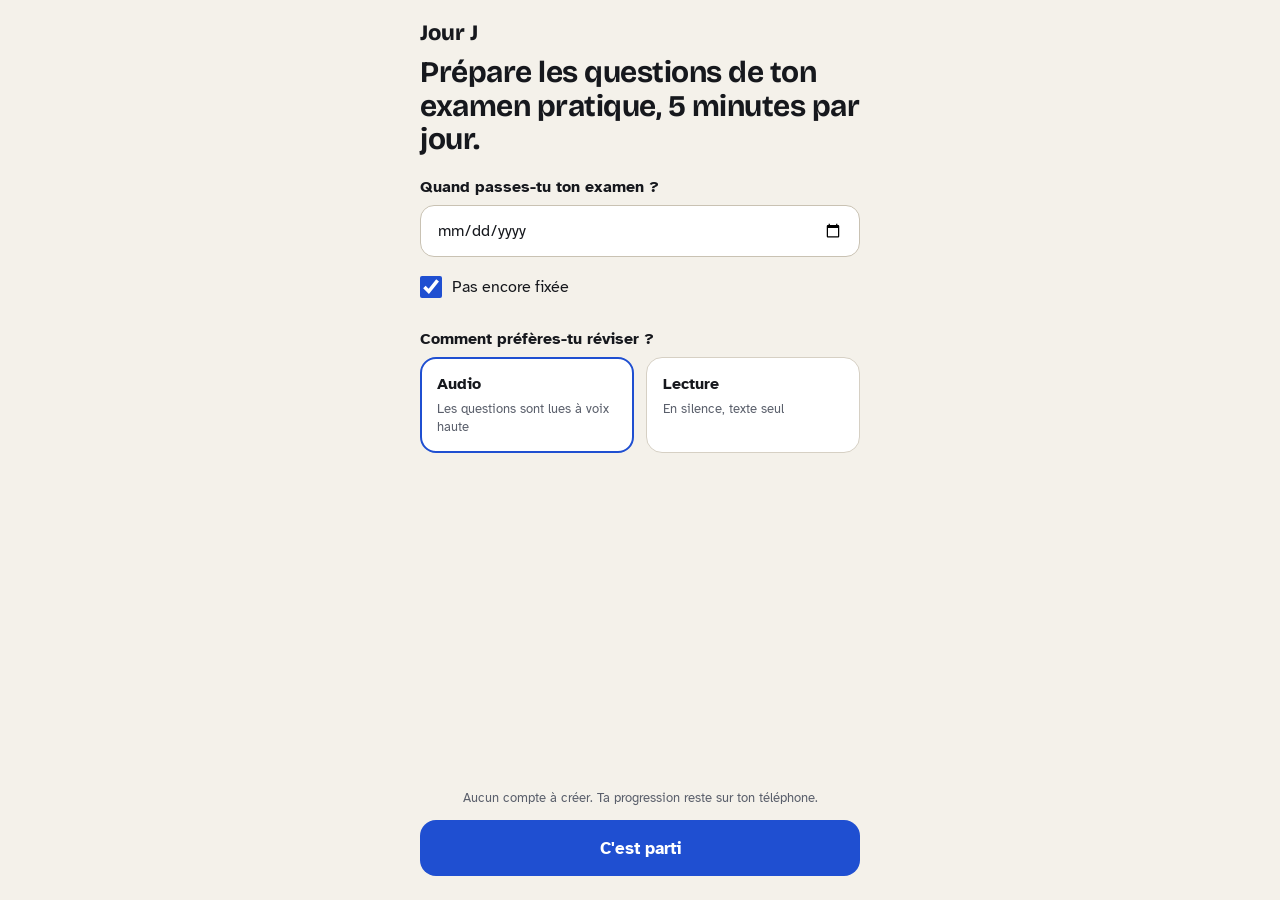
<file: index.html>
<!doctype html>
<html lang="fr">
<head>
<meta charset="utf-8">
<meta name="viewport" content="width=device-width, initial-scale=1, viewport-fit=cover">
<title>Jour J — Questions de l'examen pratique</title>
<meta name="description" content="Révise les vérifications, questions de sécurité routière et de premiers secours de l'examen pratique du permis B, 5 minutes par jour.">
<meta name="theme-color" content="#F4F1EA">
<link rel="manifest" href="manifest.webmanifest">
<link rel="icon" href="icons/icon-192.png">
<link rel="apple-touch-icon" href="icons/apple-touch-icon.png">
<meta name="apple-mobile-web-app-capable" content="yes">
<meta name="apple-mobile-web-app-title" content="Jour J">
<link rel="preconnect" href="https://fonts.googleapis.com">
<link href="https://fonts.googleapis.com/css2?family=Atkinson+Hyperlegible:wght@400;700&family=Bricolage+Grotesque:opsz,wght@12..96,600;12..96,800&display=swap" rel="stylesheet">
<link rel="stylesheet" href="app.css">
</head>
<body>
<main id="app" aria-live="polite"><p class="loading">Chargement…</p></main>
<script src="app.js"></script>
</body>
</html>
</file>
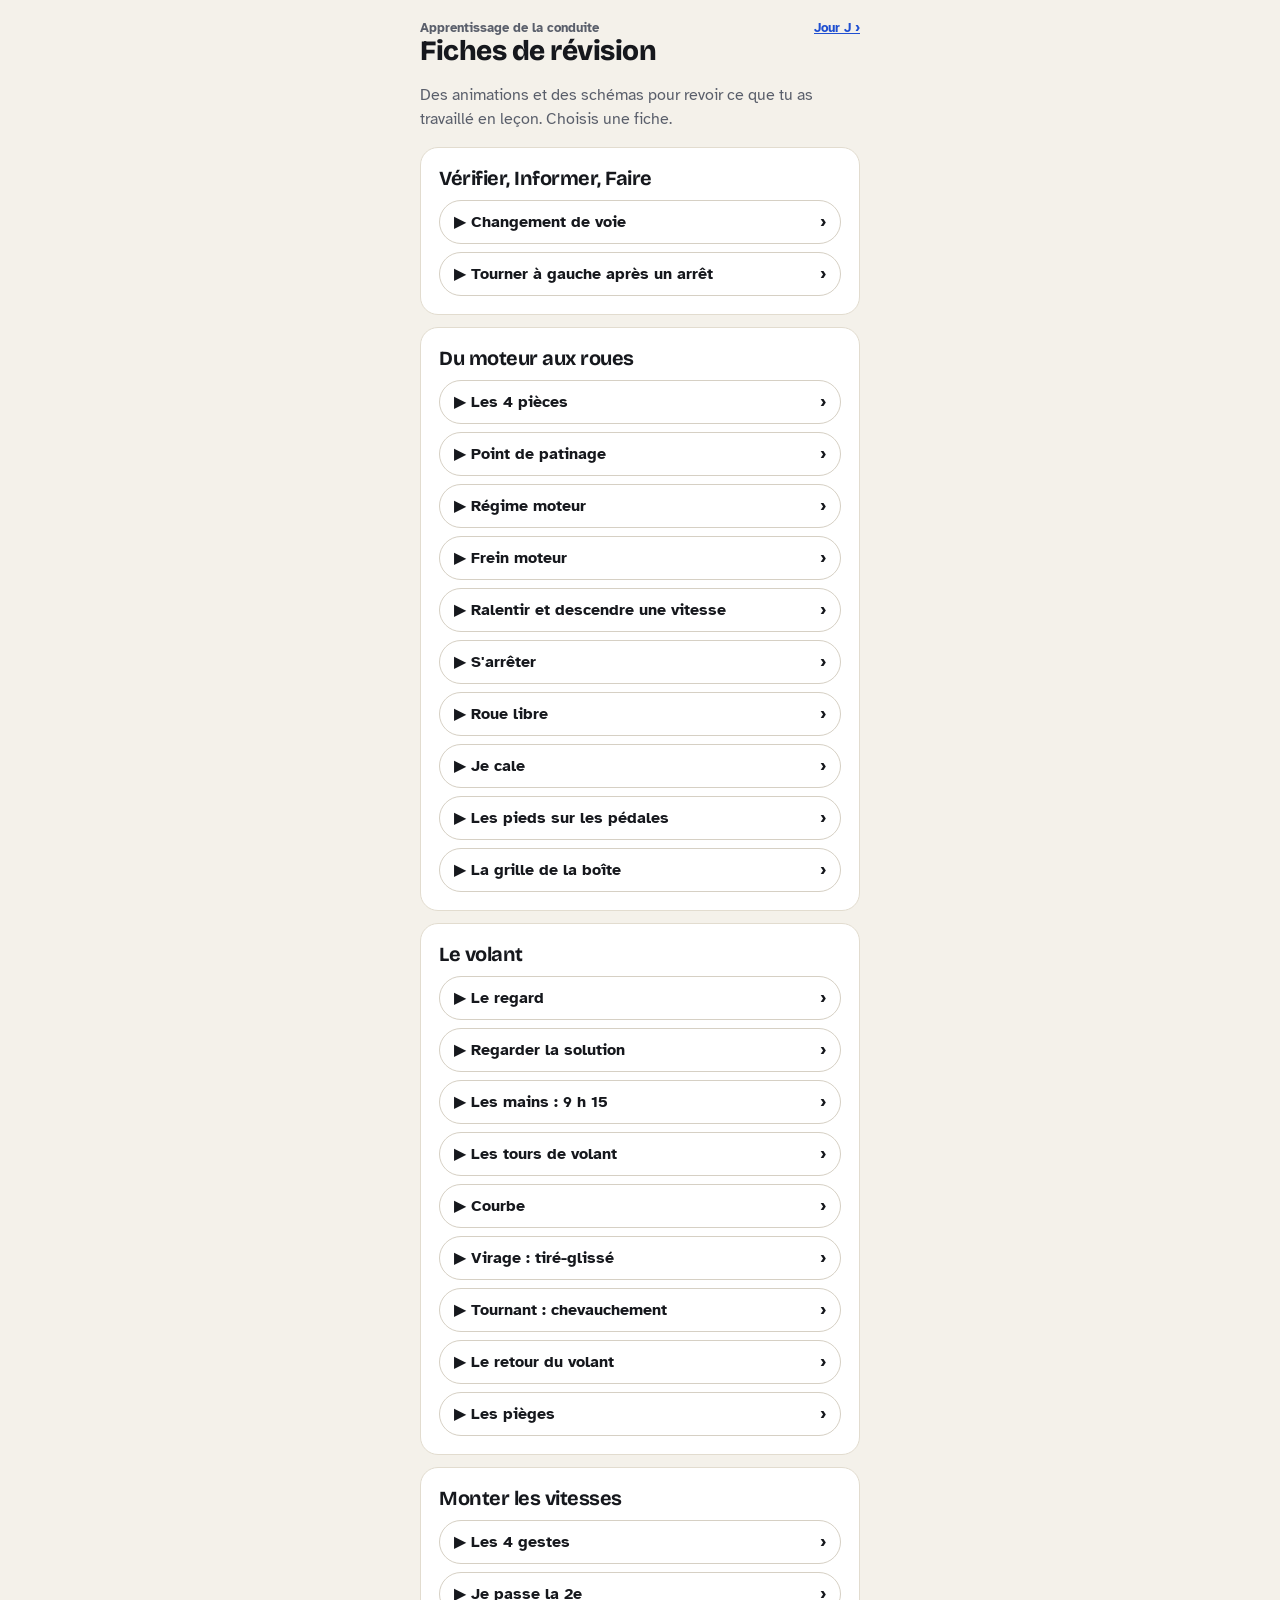
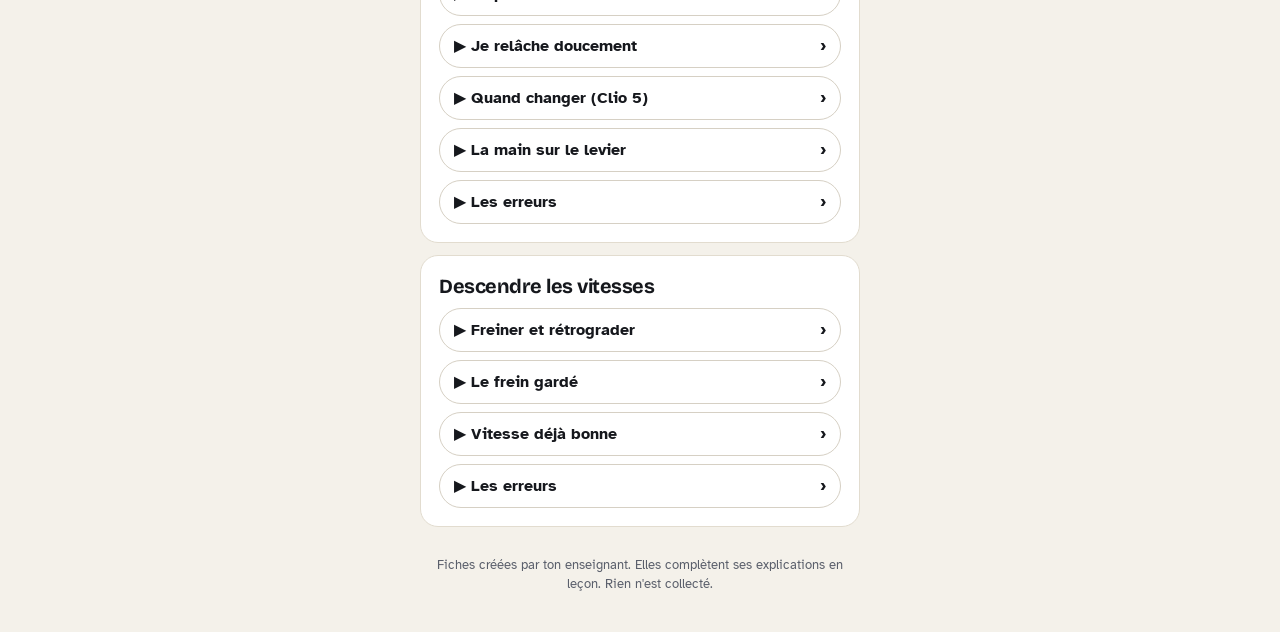
<file: fiches/index.html>
<!doctype html>
<html lang="fr">
<head>
<meta charset="utf-8">
<meta name="viewport" content="width=device-width, initial-scale=1, viewport-fit=cover">
<title>Fiches de révision</title>
<meta name="theme-color" content="#F4F1EA">
<link rel="preconnect" href="https://fonts.googleapis.com">
<link href="https://fonts.googleapis.com/css2?family=Atkinson+Hyperlegible:wght@400;700&family=Bricolage+Grotesque:opsz,wght@12..96,600;12..96,800&display=swap" rel="stylesheet">
<link rel="stylesheet" href="fiches.css">
</head>
<body>
<main id="app" style="gap:16px">
  <div><div class="row between"><div class="small muted" style="font-weight:700">Apprentissage de la conduite</div><a class="small" href="../" style="font-weight:700">Jour J ›</a></div><h1 style="font-size:28px;font-weight:800;line-height:1.1">Fiches de révision</h1></div>
  <p class="muted" style="margin:0;line-height:1.5">Des animations et des schémas pour revoir ce que tu as travaillé en leçon. Choisis une fiche.</p>
  <div id="list" class="stack" style="gap:12px"></div>
  <p class="footer">Fiches créées par ton enseignant. Elles complètent ses explications en leçon. Rien n'est collecté.</p>
</main>
<script src="fiches.js"></script>
<script>
(function () {
  'use strict';
  const esc = (t) => String(t).replace(/[&<>"]/g, (c) => ({ '&': '&amp;', '<': '&lt;', '>': '&gt;', '"': '&quot;' }[c]));
  const F = window.FICHES || {};
  document.getElementById('list').innerHTML = Object.values(F).map((f) => {
    const url = f.url;
    return `<div class="card stack" style="gap:8px"><h2 style="font-size:20px">${esc(f.titre)}</h2>
      ${(f.parts || [['Ouvrir la fiche', '']]).map(([t, h]) => `<a class="pill" href="${url}${h}" style="justify-content:space-between">▶ ${esc(t)} <span aria-hidden="true">›</span></a>`).join('')}</div>`;
  }).join('');
})();
</script>
</body>
</html>
</file>
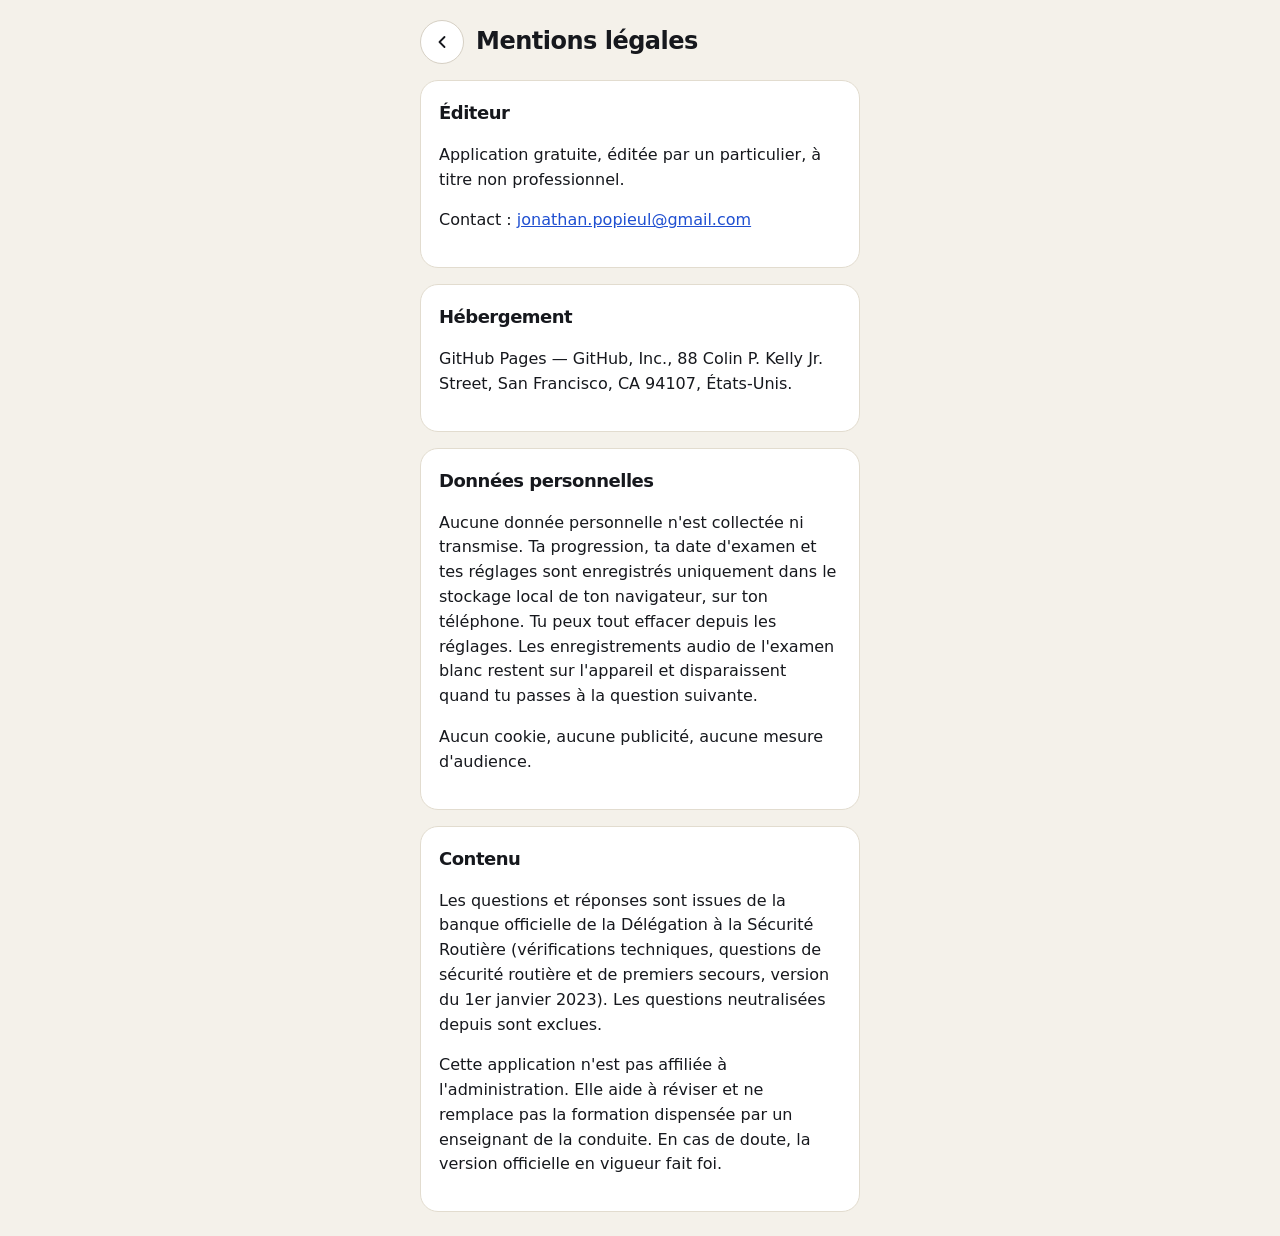
<file: mentions-legales.html>
<!doctype html>
<html lang="fr">
<head>
<meta charset="utf-8">
<meta name="viewport" content="width=device-width, initial-scale=1">
<title>Mentions légales — Jour J</title>
<link rel="stylesheet" href="app.css">
</head>
<body>
<main id="app" style="gap:16px;line-height:1.55">
<div class="row"><a class="icon-btn" href="./" aria-label="Retour"><svg viewBox="0 0 24 24" fill="none" stroke="currentColor" stroke-width="2.2" stroke-linecap="round" stroke-linejoin="round"><path d="M15 18l-6-6 6-6"/></svg></a><h1 style="font-size:24px;font-weight:800">Mentions légales</h1></div>

<section class="card"><h2 style="font-size:18px">Éditeur</h2>
<p>Application gratuite, éditée par un particulier, à titre non professionnel.</p>
<p>Contact : <a href="mailto:jonathan.popieul@gmail.com">jonathan.popieul@gmail.com</a></p></section>

<section class="card"><h2 style="font-size:18px">Hébergement</h2>
<p>GitHub Pages — GitHub, Inc., 88 Colin P. Kelly Jr. Street, San Francisco, CA 94107, États-Unis.</p></section>

<section class="card"><h2 style="font-size:18px">Données personnelles</h2>
<p>Aucune donnée personnelle n'est collectée ni transmise. Ta progression, ta date d'examen et tes réglages sont enregistrés uniquement dans le stockage local de ton navigateur, sur ton téléphone. Tu peux tout effacer depuis les réglages. Les enregistrements audio de l'examen blanc restent sur l'appareil et disparaissent quand tu passes à la question suivante.</p>
<p>Aucun cookie, aucune publicité, aucune mesure d'audience.</p></section>

<section class="card"><h2 style="font-size:18px">Contenu</h2>
<p>Les questions et réponses sont issues de la banque officielle de la Délégation à la Sécurité Routière (vérifications techniques, questions de sécurité routière et de premiers secours, version du 1er janvier 2023). Les questions neutralisées depuis sont exclues.</p>
<p>Cette application n'est pas affiliée à l'administration. Elle aide à réviser et ne remplace pas la formation dispensée par un enseignant de la conduite. En cas de doute, la version officielle en vigueur fait foi.</p></section>
</main>
</body>
</html>
</file>
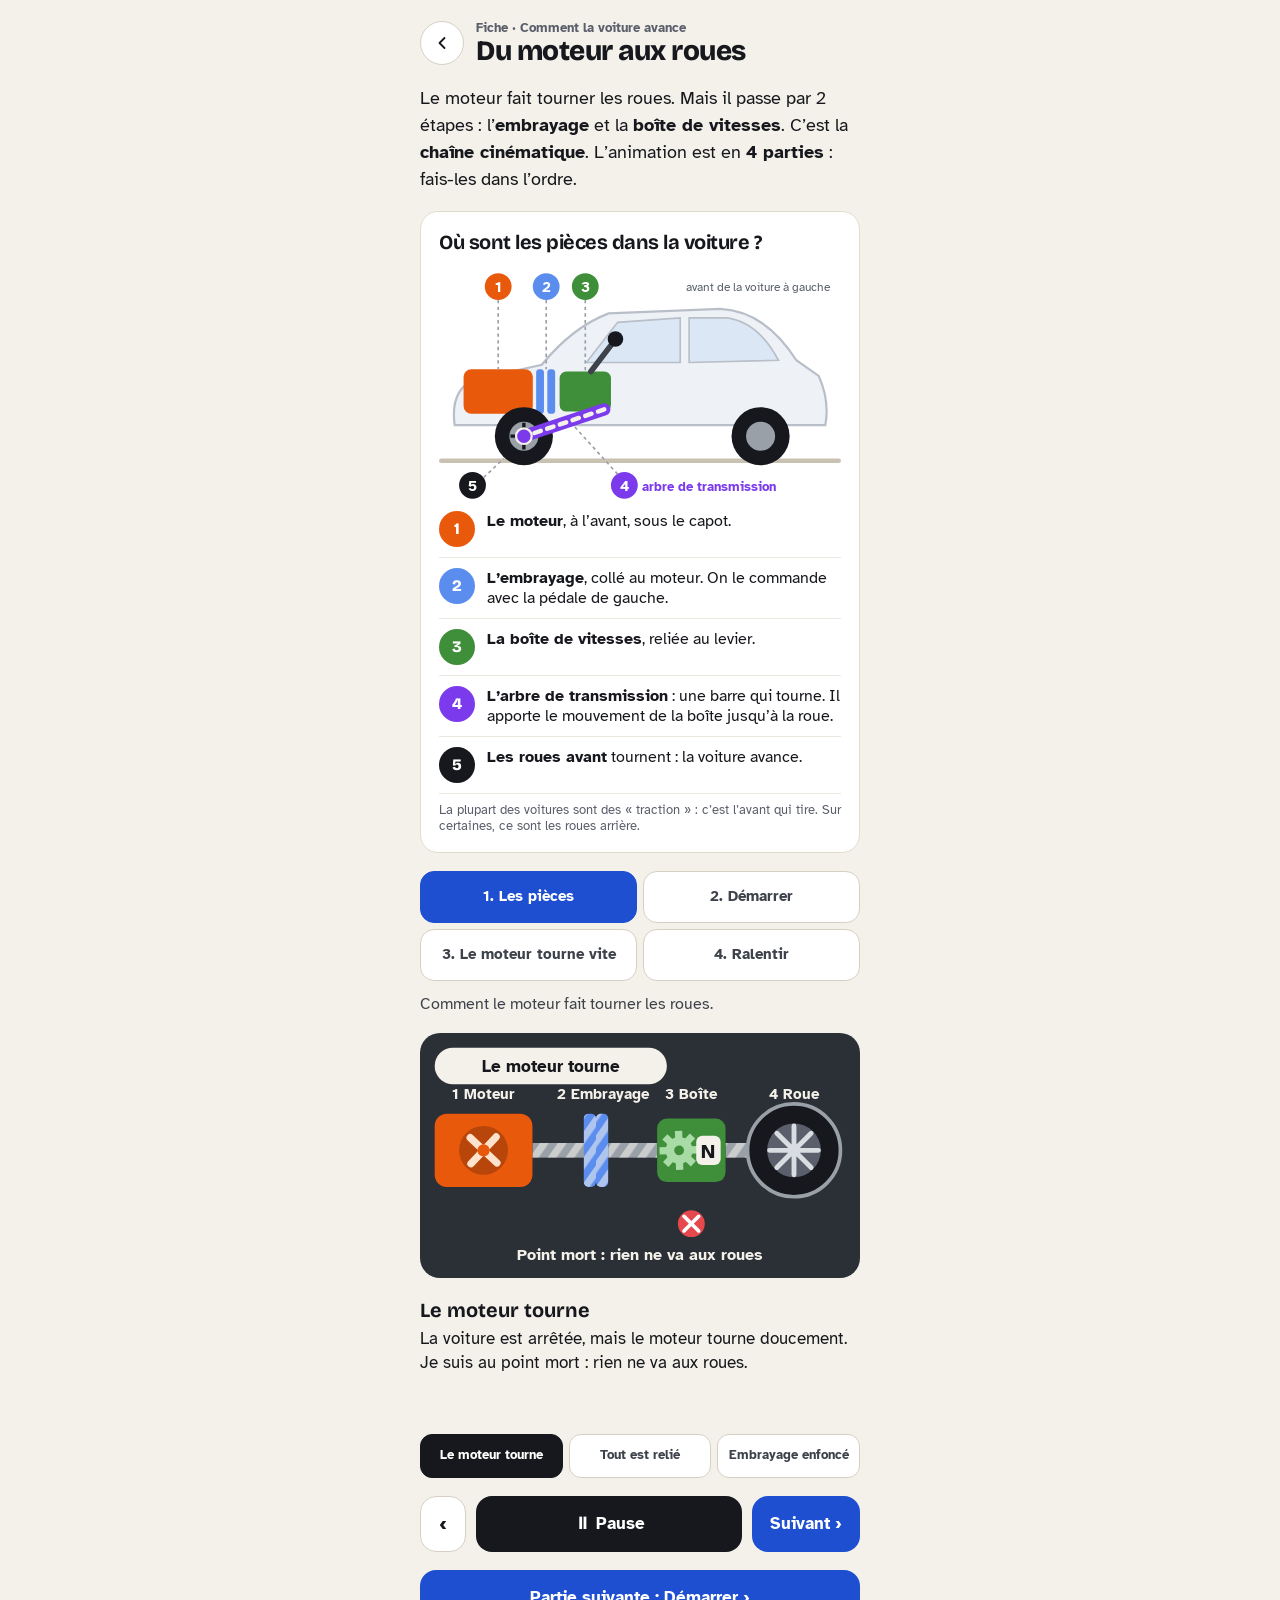
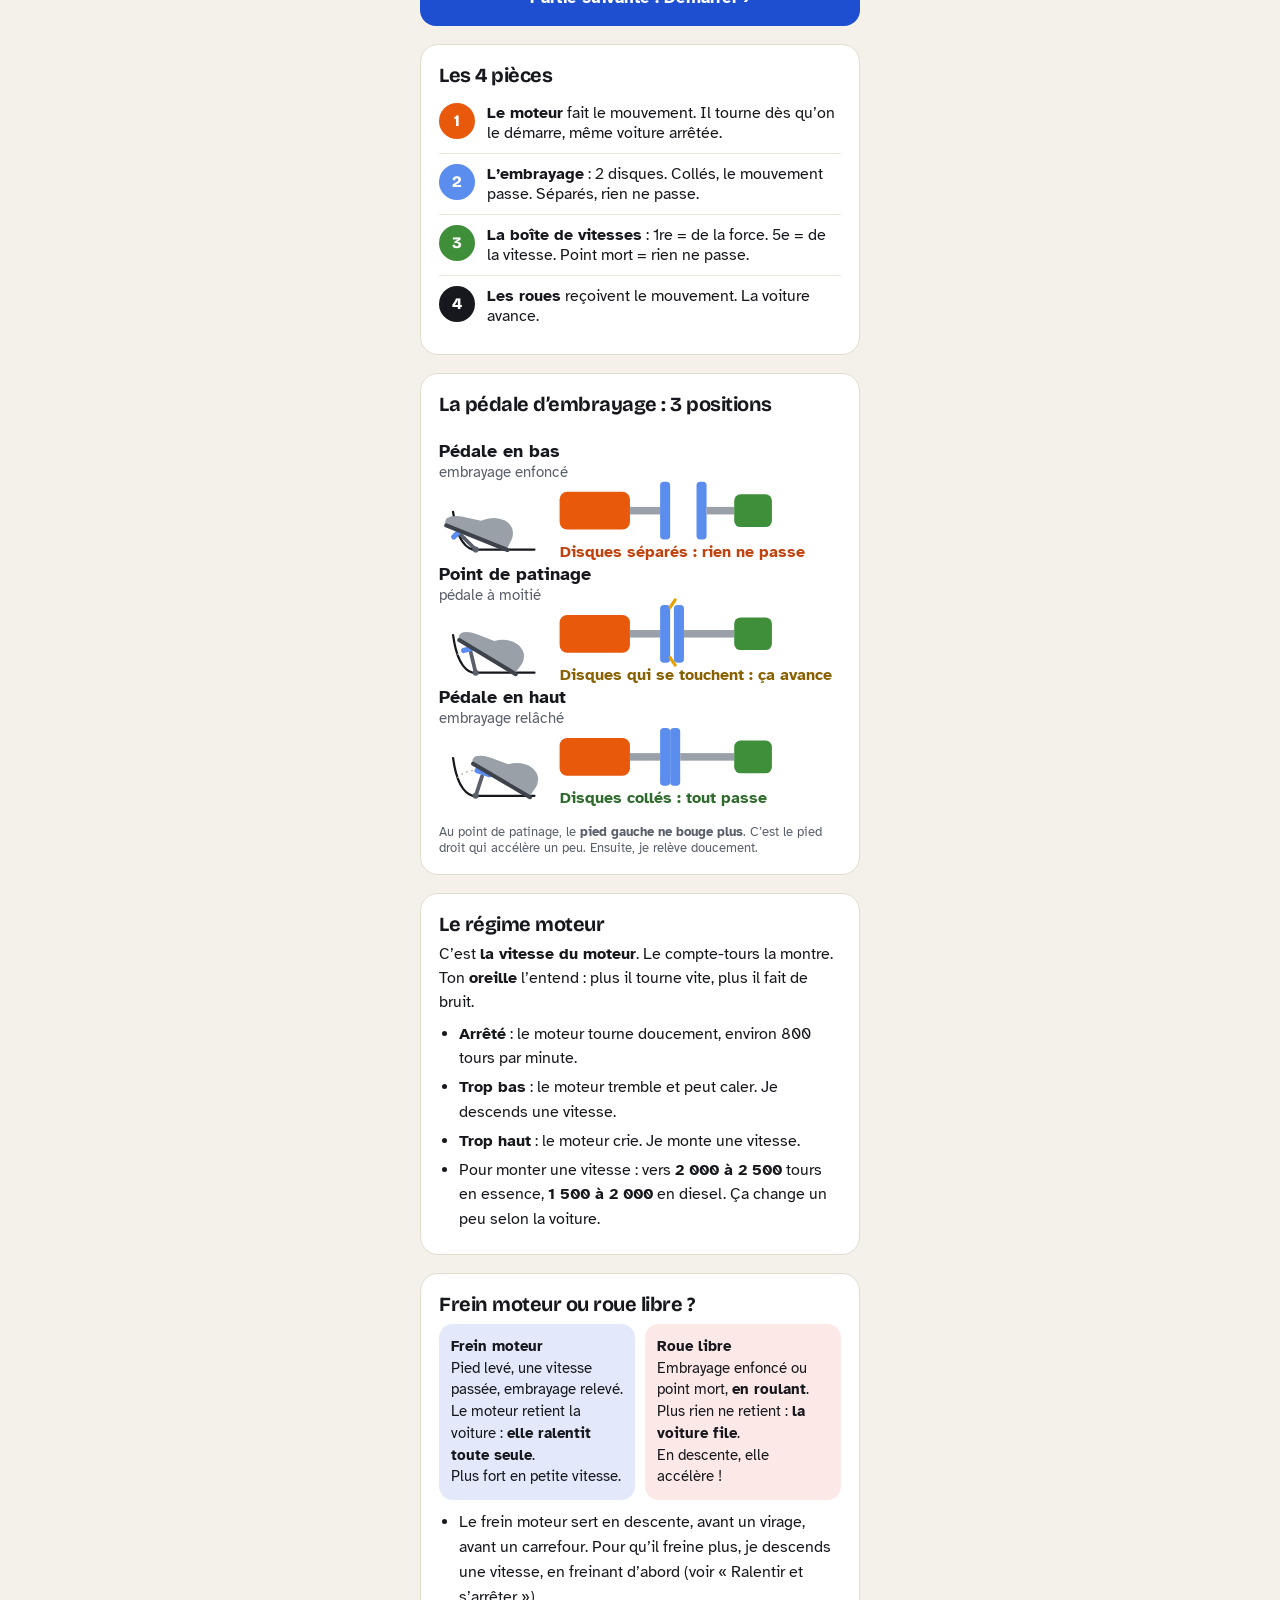
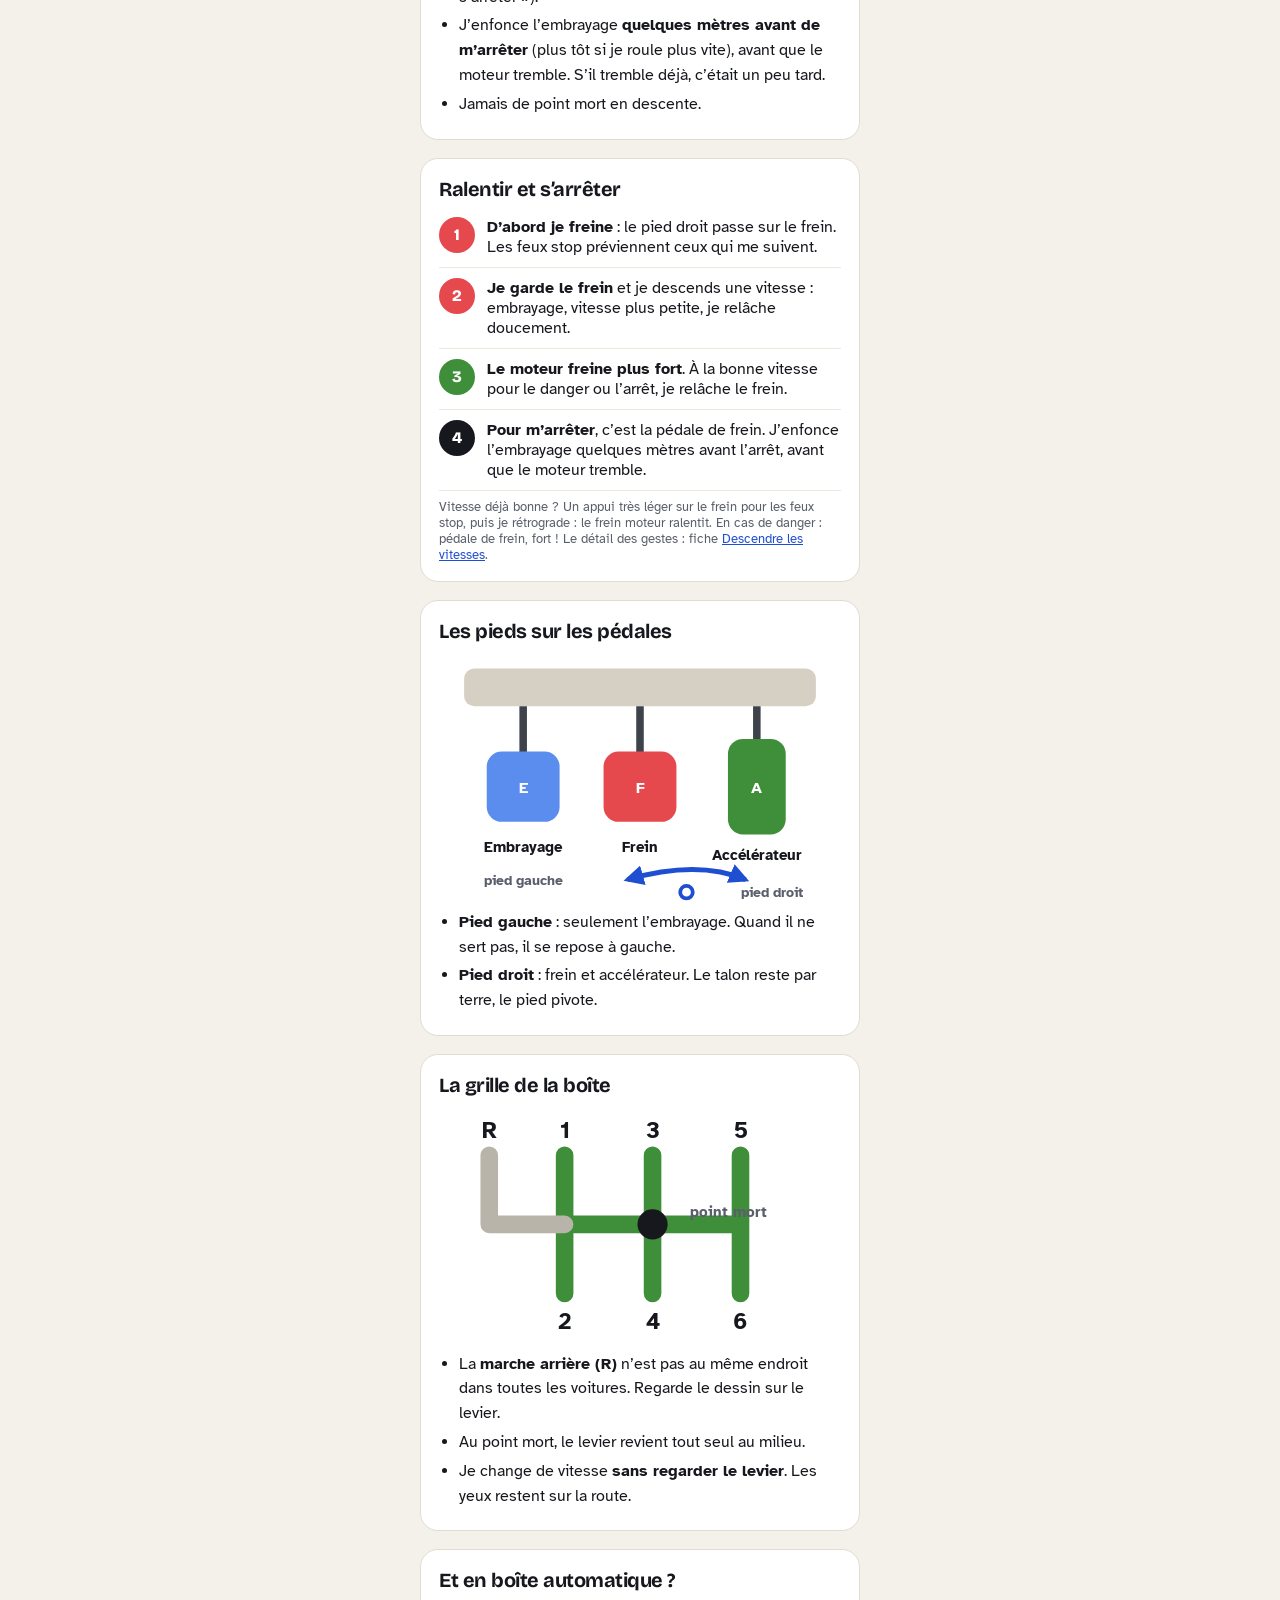
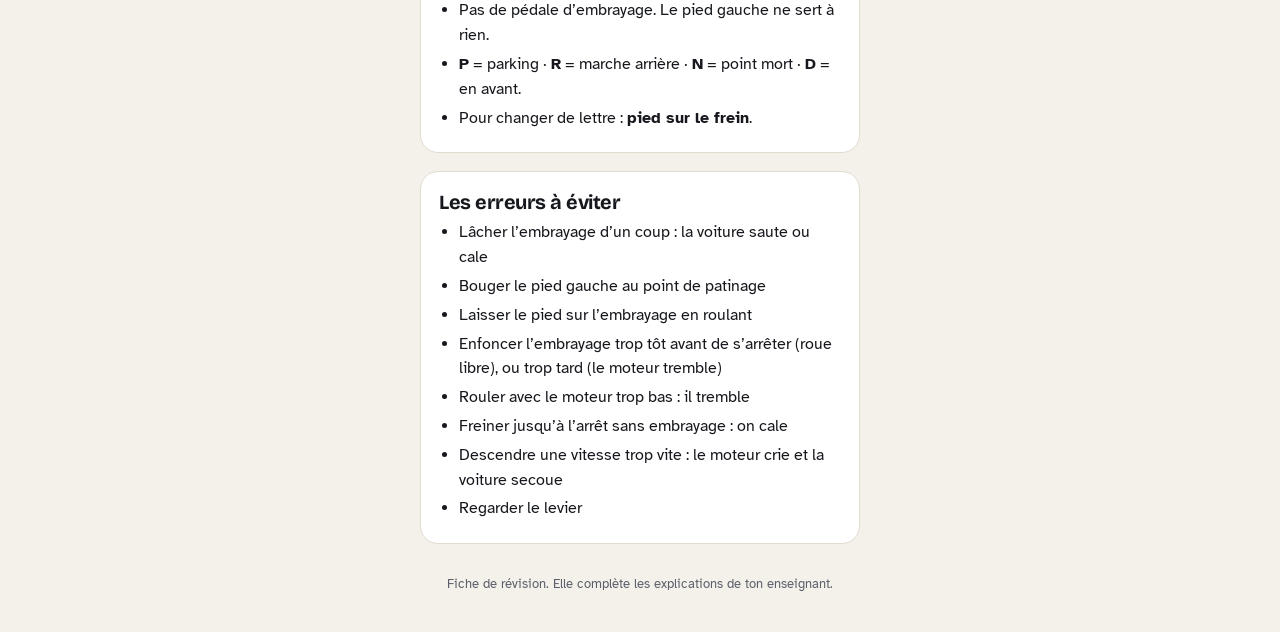
<file: fiches/chaine.html>
<!doctype html>
<html lang="fr">
<head>
<meta charset="utf-8">
<meta name="viewport" content="width=device-width, initial-scale=1, viewport-fit=cover">
<title>Chaîne cinématique — Fiche</title>
<meta name="theme-color" content="#F4F1EA">
<link rel="preconnect" href="https://fonts.googleapis.com">
<link href="https://fonts.googleapis.com/css2?family=Atkinson+Hyperlegible:wght@400;700&family=Bricolage+Grotesque:opsz,wght@12..96,600;12..96,800&display=swap" rel="stylesheet">
<link rel="stylesheet" href="fiches.css">
<style>
  .stage{background:#2B2F36;border-radius:20px;overflow:hidden;position:relative}
  .stage svg{display:block;width:100%;height:auto}
  .steps{display:grid;grid-template-columns:repeat(3,minmax(0,1fr));gap:6px}
  .steps button{min-height:44px;border-radius:12px;border:1px solid var(--line2);background:var(--card);font-weight:700;font-size:13px;cursor:pointer;color:var(--ink2);padding:0 4px;line-height:1.1}
  .steps button[aria-current="true"]{background:var(--ink);color:#fff;border-color:var(--ink)}
  .caption{min-height:120px;font-size:17px;line-height:1.45}
  .caption b{font-family:var(--display);font-size:20px;display:block;margin-bottom:2px}
  .ctrl{display:flex;gap:10px;align-items:center}
  .key{display:flex;gap:12px;align-items:flex-start;padding:10px 0;border-bottom:1px solid var(--soft)}
  .key:last-child{border-bottom:0}
  .key .n{flex-shrink:0;width:36px;height:36px;border-radius:18px;color:#fff;font-family:var(--display);font-weight:800;display:flex;align-items:center;justify-content:center}
  ul.clean{margin:0;padding-left:20px;line-height:1.55}
  ul.clean li{margin:4px 0}
  .two{display:grid;grid-template-columns:1fr 1fr;gap:10px}
  .two>div{border-radius:14px;padding:12px;line-height:1.45;font-size:15px}
  .lbl{font-family:'Atkinson Hyperlegible',sans-serif;font-weight:700}
  .card svg{display:block;width:100%;height:auto}
  .shaftA{animation:shaftRun .5s linear infinite}
  .wheelA{animation:wheelTurn 1.2s linear infinite;transform-box:fill-box;transform-origin:center}
  @keyframes shaftRun{to{stroke-dashoffset:-12}}
  @keyframes wheelTurn{to{transform:rotate(-360deg)}}
  @media (prefers-reduced-motion:reduce){.shaftA,.wheelA{animation:none}}
  .chap{display:grid;grid-template-columns:1fr 1fr;gap:6px}
  .chap button{min-height:52px;border-radius:14px;border:1px solid var(--line2);background:var(--card);font-weight:800;font-size:15px;cursor:pointer;color:var(--ink2);line-height:1.15;padding:4px 8px}
  .chap button[aria-pressed="true"]{background:var(--blue);border-color:var(--blue);color:#fff}
  .steps.n2{grid-template-columns:1fr 1fr}
</style>
</head>
<body>
<main id="app" style="gap:18px">
  <div class="row"><a class="icon-btn" href="./" id="backlink" aria-label="Retour"><svg viewBox="0 0 24 24" fill="none" stroke="currentColor" stroke-width="2.2" stroke-linecap="round" stroke-linejoin="round"><path d="M15 18l-6-6 6-6"/></svg></a>
    <div><div class="small muted" style="font-weight:700">Fiche · Comment la voiture avance</div><h1 style="font-size:28px;font-weight:800;line-height:1.1">Du moteur aux roues</h1></div></div>

  <p style="margin:0;font-size:18px;line-height:1.5">Le moteur fait tourner les roues. Mais il passe par 2 étapes : l’<b>embrayage</b> et la <b>boîte de vitesses</b>. C’est la <b>chaîne cinématique</b>. L’animation est en <b>4 parties</b> : fais-les dans l’ordre.</p>

  <div class="card" id="voiture"><h2 style="font-size:20px;margin-bottom:8px">Où sont les pièces dans la voiture ?</h2>
    <svg viewBox="0 0 360 214" role="img" aria-label="Voiture vue de côté, avant à gauche : le moteur à l’avant, puis l’embrayage, la boîte de vitesses reliée au levier, et l’arbre de transmission qui fait tourner la roue avant">
      <rect y="176" width="360" height="4" rx="2" fill="#C9C2B3"/>
      <path d="M14 146 Q10 116 30 106 L92 92 Q120 58 152 46 L252 42 Q292 44 320 88 L340 102 Q350 124 346 146 Z" fill="#EEF1F6" stroke="#B9BFC8" stroke-width="2"/>
      <path d="M132 90 L160 54 L216 50 L216 90 Z M224 50 L258 50 Q286 54 304 88 L224 90 Z" fill="#DCE7F5" stroke="#B9BFC8" stroke-width="1.5"/>
      <!-- chaîne cinématique (traction avant), en grand -->
      <rect x="22" y="96" width="62" height="40" rx="7" fill="#E8590C"/>
      <rect x="87" y="96" width="7" height="40" rx="3" fill="#5B8DEF"/><rect x="97" y="96" width="7" height="40" rx="3" fill="#5B8DEF"/>
      <rect x="108" y="98" width="46" height="36" rx="6" fill="#3E8E3A"/>
      <path d="M136 98 L156 72" stroke="#3E424B" stroke-width="5" stroke-linecap="round"/><circle cx="158" cy="69" r="7" fill="#16181D"/>
      <!-- arbre de transmission : de la boîte à la roue avant -->
      <g transform="translate(76 156)"><circle r="26" fill="#16181D"/><circle r="13" fill="#9AA0A8"/><g class="wheelA" stroke="#16181D" stroke-width="3"><path d="M0 -12 V12 M-12 0 H12"/></g><circle r="4" fill="#7C3AED"/></g>
      <line x1="148" y1="132" x2="76" y2="156" stroke="#7C3AED" stroke-width="11" stroke-linecap="round"/>
      <line class="shaftA" x1="148" y1="132" x2="80" y2="155" stroke="#F4F1EA" stroke-width="4" stroke-dasharray="6 6" stroke-linecap="round"/>
      <circle cx="76" cy="156" r="7" fill="#7C3AED" stroke="#F4F1EA" stroke-width="2"/>
      <g transform="translate(288 156)"><circle r="26" fill="#16181D"/><circle r="13" fill="#9AA0A8"/></g>
      <!-- repères -->
      <g font-family="Atkinson Hyperlegible, sans-serif" font-weight="700" font-size="13" text-anchor="middle" fill="#fff">
        <circle cx="53" cy="22" r="12" fill="#E8590C"/><text x="53" y="27">1</text>
        <circle cx="96" cy="22" r="12" fill="#5B8DEF"/><text x="96" y="27">2</text>
        <circle cx="131" cy="22" r="12" fill="#3E8E3A"/><text x="131" y="27">3</text>
        <circle cx="166" cy="200" r="12" fill="#7C3AED"/><text x="166" y="205">4</text>
        <circle cx="30" cy="200" r="12" fill="#16181D"/><text x="30" y="205">5</text>
      </g>
      <g stroke="#9AA0A8" stroke-width="1.5" stroke-dasharray="3 3"><line x1="53" y1="34" x2="53" y2="96"/><line x1="96" y1="34" x2="96" y2="96"/><line x1="131" y1="34" x2="131" y2="98"/><line x1="160" y1="190" x2="120" y2="146"/><line x1="40" y1="193" x2="58" y2="176"/></g>
      <text x="182" y="205" font-family="Atkinson Hyperlegible, sans-serif" font-weight="700" font-size="12" fill="#7C3AED">arbre de transmission</text>
      <text x="350" y="26" text-anchor="end" font-family="Atkinson Hyperlegible, sans-serif" font-size="11" fill="#5A5F6B">avant de la voiture à gauche</text>
    </svg>
    <div class="key"><span class="n" style="background:#E8590C">1</span><div><b>Le moteur</b>, à l’avant, sous le capot.</div></div>
    <div class="key"><span class="n" style="background:#5B8DEF">2</span><div><b>L’embrayage</b>, collé au moteur. On le commande avec la pédale de gauche.</div></div>
    <div class="key"><span class="n" style="background:#3E8E3A">3</span><div><b>La boîte de vitesses</b>, reliée au levier.</div></div>
    <div class="key"><span class="n" style="background:#7C3AED">4</span><div><b>L’arbre de transmission</b> : une barre qui tourne. Il apporte le mouvement de la boîte jusqu’à la roue.</div></div>
    <div class="key"><span class="n" style="background:#16181D">5</span><div><b>Les roues avant</b> tournent : la voiture avance.</div></div>
    <p class="small muted" style="margin:8px 0 0">La plupart des voitures sont des « traction » : c’est l’avant qui tire. Sur certaines, ce sont les roues arrière.</p>
  </div>

  <div class="chap" id="chap" role="group" aria-label="Choisir une partie"></div>
  <p id="chapI" style="margin:-6px 0 0;font-size:16px;line-height:1.4;color:var(--ink2)"></p>
  <div class="stage" aria-label="Animation : moteur, embrayage, boîte de vitesses et roue, avec la pédale d'embrayage, l'accélérateur et le compte-tours">
    <svg id="scene" viewBox="0 0 360 474" role="img" aria-labelledby="capT">
      <defs>
        <pattern id="stripe" width="12" height="12" patternUnits="userSpaceOnUse" patternTransform="rotate(35)"><rect width="6" height="12" fill="#F4F1EA" opacity=".55"/></pattern>
        <marker id="ah" viewBox="0 0 10 10" refX="8" refY="5" markerWidth="5" markerHeight="5" orient="auto-start-reverse"><path d="M0 0 L10 5 L0 10 Z" fill="context-stroke"/></marker>
      </defs>
      <!-- étiquettes -->
      <g class="lbl" font-size="12" fill="#F4F1EA" text-anchor="middle">
        <text x="52" y="54">1 Moteur</text><text x="150" y="54">2 Embrayage</text><text x="222" y="54">3 Boîte</text><text x="306" y="54">4 Roue</text>
      </g>
      <!-- arbres (les rayures défilent = ça tourne) -->
      <g id="sh1"><rect x="92" y="90" width="44" height="12" fill="#9AA0A8"/><rect id="sh1s" x="80" y="90" width="68" height="12" fill="url(#stripe)" clip-path="url(#c1)"/></g>
      <clipPath id="c1"><rect x="92" y="90" width="44" height="12"/></clipPath>
      <g id="sh2"><rect id="sh2r" x="156" y="90" width="38" height="12" fill="#9AA0A8"/><rect id="sh2s" x="144" y="90" width="62" height="12" fill="url(#stripe)" clip-path="url(#c2)"/></g>
      <clipPath id="c2"><rect id="c2r" x="156" y="90" width="38" height="12"/></clipPath>
      <g id="sh3"><rect x="250" y="90" width="20" height="12" fill="#9AA0A8"/><rect id="sh3s" x="238" y="90" width="44" height="12" fill="url(#stripe)" clip-path="url(#c3)"/></g>
      <clipPath id="c3"><rect x="250" y="90" width="20" height="12"/></clipPath>
      <!-- moteur -->
      <rect x="12" y="66" width="80" height="60" rx="10" fill="#E8590C"/>
      <g transform="translate(52 96)"><circle r="20" fill="#B8460A"/><g id="fanE"><rect x="-3" y="-18" width="6" height="36" rx="3" fill="#FFE2CC"/><rect x="-18" y="-3" width="36" height="6" rx="3" fill="#FFE2CC"/></g><circle r="5" fill="#E8590C"/></g>
      <!-- embrayage : disque côté moteur + disque côté boîte -->
      <g id="discA"><rect x="134" y="66" width="10" height="60" rx="4" fill="#5B8DEF"/><rect id="discAs" x="134" y="40" width="10" height="112" fill="url(#stripe)" clip-path="url(#cA)"/></g>
      <clipPath id="cA"><rect x="134" y="66" width="10" height="60" rx="4"/></clipPath>
      <g id="discB"><rect x="0" y="66" width="10" height="60" rx="4" fill="#5B8DEF"/><rect id="discBs" x="0" y="40" width="10" height="112" fill="url(#stripe)" clip-path="url(#cB)"/></g>
      <clipPath id="cB"><rect id="cBr" x="0" y="66" width="10" height="60" rx="4"/></clipPath>
      <g id="spark" opacity="0"><path d="M144 76 l6 -8 M144 96 l8 0 M144 116 l6 8" stroke="#FFD43B" stroke-width="3" stroke-linecap="round"/></g>
      <!-- boîte -->
      <rect x="194" y="70" width="56" height="52" rx="8" fill="#3E8E3A"/>
      <g transform="translate(212 96)"><g id="gear"><circle r="11" fill="#A9DBA6"/><g fill="#A9DBA6"><rect x="-3" y="-16" width="6" height="32"/><rect x="-16" y="-3" width="32" height="6"/><rect x="-3" y="-16" width="6" height="32" transform="rotate(45)"/><rect x="-3" y="-16" width="6" height="32" transform="rotate(-45)"/></g><circle r="4" fill="#3E8E3A"/></g></g>
      <rect x="226" y="84" width="20" height="24" rx="5" fill="#F4F1EA"/><text id="gearT" x="236" y="102" text-anchor="middle" class="lbl" font-size="16" fill="#16181D">N</text>
      <!-- roue -->
      <g transform="translate(306 96)"><circle id="emb" r="42" fill="none" stroke="#5B8DEF" stroke-width="5" stroke-dasharray="10 6" opacity="0"/><circle r="38" fill="#16181D" stroke="#9AA0A8" stroke-width="3"/><circle r="22" fill="#5A5F6B"/><g id="wheel" stroke="#D9DCE0" stroke-width="4" stroke-linecap="round"><path d="M0 -20 V20 M-20 0 H20 M-14 -14 L14 14 M-14 14 L14 -14"/></g><circle r="5" fill="#D9DCE0"/><path id="brk" d="M-21 -21 A30 30 0 0 1 21 -21" stroke="#E5484D" stroke-width="9" fill="none" stroke-linecap="round" opacity="0"/></g>
      <!-- sens de l'entraînement -->
      <g id="flow" opacity="0"><line id="flowL" x1="30" y1="156" x2="330" y2="156" stroke="#FFB020" stroke-width="5" stroke-linecap="round" marker-end="url(#ah)"/></g>
      <g id="cut" opacity="0"><circle cx="150" cy="156" r="11" fill="#E5484D"/><path d="M144 150 l12 12 M156 150 l-12 12" stroke="#fff" stroke-width="3" stroke-linecap="round"/></g>
      <text id="flowT" x="180" y="186" text-anchor="middle" class="lbl" font-size="13" fill="#F4F1EA"></text>
      <line x1="12" y1="204" x2="348" y2="204" stroke="#3E424B" stroke-width="2"/>
      <!-- pédales vues de côté : plancher, pédale articulée au sol, pied posé dessus (dessinées par le script) -->
      <g class="lbl" font-size="12" fill="#F4F1EA" text-anchor="middle"><text x="62" y="224">Embrayage</text><text x="62" y="238" font-weight="400" opacity=".8">pied gauche</text><text x="298" y="224">Accélérateur</text><text x="298" y="238" font-weight="400" opacity=".8">pied droit</text></g>
      <g id="uC" transform="translate(58 326)"></g>
      <g id="grpF"><g class="lbl" font-size="12" fill="#F4F1EA" text-anchor="middle"><text x="180" y="224">Frein</text><text x="180" y="238" font-weight="400" opacity=".8">pied droit</text></g><g id="uF" transform="translate(176 326)"></g></g>
      <g id="uA" transform="translate(294 326)"></g>
      <text x="8" y="346" text-anchor="start" class="lbl" font-size="11" fill="#FFD43B">jaune : point de patinage</text>
      <line x1="12" y1="356" x2="348" y2="356" stroke="#3E424B" stroke-width="2"/>
      <!-- compte-tours -->
      <g transform="translate(130 432) scale(.82)">
        <path id="arcs" fill="none"/>
        <g id="ticks"></g>
        <g id="needle"><path d="M-3 0 L0 -58 L3 0 Z" fill="#E5484D"/></g><circle r="7" fill="#F4F1EA"/>
        <text y="28" text-anchor="middle" class="lbl" font-size="20" fill="#F4F1EA" id="rpmT">800</text>
      </g>
      <text x="40" y="380" class="lbl" font-size="12" fill="#F4F1EA">Compte-tours</text>
      <text x="130" y="466" text-anchor="middle" font-family="Atkinson Hyperlegible, sans-serif" font-size="11" fill="#F4F1EA" opacity=".8">tours par minute</text>
      <text id="spdT" x="276" y="430" text-anchor="middle" class="lbl" font-size="26" fill="#F4F1EA">0 km/h</text>
      <text x="276" y="452" text-anchor="middle" font-family="Atkinson Hyperlegible, sans-serif" font-size="12" fill="#F4F1EA" opacity=".8">vitesse</text>
      <g id="pauseB" opacity="0"><rect x="8" y="244" width="112" height="24" rx="12" fill="#FFD43B"/><text x="64" y="261" text-anchor="middle" class="lbl" font-size="13" fill="#16181D">⏸ PAUSE</text></g>
      <g id="stallB" opacity="0"><rect x="134" y="142" width="92" height="28" rx="14" fill="#E5484D"/><text x="180" y="161" text-anchor="middle" class="lbl" font-size="14" fill="#fff">Calé !</text></g>
      <g><rect x="12" y="12" width="190" height="30" rx="15" fill="#F4F1EA"/><text id="badgeT" x="107" y="32" text-anchor="middle" class="lbl" font-size="14" fill="#16181D"></text></g>
    </svg>
  </div>

  <div class="caption" id="cap" aria-live="polite"><b id="capT"></b><span id="capS"></span></div>
  <div class="steps" id="steps"></div>
  <div class="ctrl"><button class="btn btn-light" id="prev" style="width:auto;padding:0 18px;font-size:20px" aria-label="Étape précédente">‹</button><button class="btn btn-dark" id="play" style="flex:1">⏸ Pause</button><button class="btn btn-primary" id="next" style="width:auto;padding:0 18px">Suivant ›</button></div>
  <button class="btn btn-primary" id="nextChap"></button>

  <div class="card"><h2 style="font-size:20px;margin-bottom:6px">Les 4 pièces</h2>
    <div class="key"><span class="n" style="background:#E8590C">1</span><div><b>Le moteur</b> fait le mouvement. Il tourne dès qu’on le démarre, même voiture arrêtée.</div></div>
    <div class="key"><span class="n" style="background:#5B8DEF">2</span><div><b>L’embrayage</b> : 2 disques. Collés, le mouvement passe. Séparés, rien ne passe.</div></div>
    <div class="key"><span class="n" style="background:#3E8E3A">3</span><div><b>La boîte de vitesses</b> : 1re = de la force. 5e = de la vitesse. Point mort = rien ne passe.</div></div>
    <div class="key"><span class="n" style="background:#16181D">4</span><div><b>Les roues</b> reçoivent le mouvement. La voiture avance.</div></div>
  </div>

  <div class="card" id="pedale"><h2 style="font-size:20px;margin-bottom:8px">La pédale d’embrayage : 3 positions</h2>
    <svg viewBox="0 0 320 312" role="img" aria-label="Trois positions de la pédale d'embrayage : enfoncée, disques écartés ; à mi-course, disques qui se touchent ; relevée, disques serrés" id="three"></svg>
    <p class="small muted" style="margin:8px 0 0">Au point de patinage, le <b>pied gauche ne bouge plus</b>. C’est le pied droit qui accélère un peu. Ensuite, je relève doucement.</p>
  </div>

  <div class="card" id="regime"><h2 style="font-size:20px;margin-bottom:6px">Le régime moteur</h2>
    <p style="margin:0 0 8px;line-height:1.5">C’est <b>la vitesse du moteur</b>. Le compte-tours la montre. Ton <b>oreille</b> l’entend : plus il tourne vite, plus il fait de bruit.</p>
    <ul class="clean">
      <li><b>Arrêté</b> : le moteur tourne doucement, environ 800 tours par minute.</li>
      <li><b>Trop bas</b> : le moteur tremble et peut caler. Je descends une vitesse.</li>
      <li><b>Trop haut</b> : le moteur crie. Je monte une vitesse.</li>
      <li>Pour monter une vitesse : vers <b>2&nbsp;000 à 2&nbsp;500</b> tours en essence, <b>1&nbsp;500 à 2&nbsp;000</b> en diesel. Ça change un peu selon la voiture.</li>
    </ul>
  </div>

  <div class="card" id="frein"><h2 style="font-size:20px;margin-bottom:8px">Frein moteur ou roue libre ?</h2>
    <div class="two">
      <div style="background:#E3E9FB"><b>Frein moteur</b><br>Pied levé, une vitesse passée, embrayage relevé.<br>Le moteur retient la voiture : <b>elle ralentit toute seule</b>.<br>Plus fort en petite vitesse.</div>
      <div style="background:#FDE8E8"><b>Roue libre</b><br>Embrayage enfoncé ou point mort, <b>en roulant</b>.<br>Plus rien ne retient : <b>la voiture file</b>.<br>En descente, elle accélère !</div>
    </div>
    <ul class="clean" style="margin-top:10px">
      <li>Le frein moteur sert en descente, avant un virage, avant un carrefour. Pour qu’il freine plus, je descends une vitesse, en freinant d’abord (voir « Ralentir et s’arrêter »).</li>
      <li>J’enfonce l’embrayage <b>quelques mètres avant de m’arrêter</b> (plus tôt si je roule plus vite), avant que le moteur tremble. S’il tremble déjà, c’était un peu tard.</li>
      <li>Jamais de point mort en descente.</li>
    </ul>
  </div>

  <div class="card" id="ralentir"><h2 style="font-size:20px;margin-bottom:6px">Ralentir et s’arrêter</h2>
    <div class="key"><span class="n" style="background:#E5484D">1</span><div><b>D’abord je freine</b> : le pied droit passe sur le frein. Les feux stop préviennent ceux qui me suivent.</div></div>
    <div class="key"><span class="n" style="background:#E5484D">2</span><div><b>Je garde le frein</b> et je descends une vitesse : embrayage, vitesse plus petite, je relâche doucement.</div></div>
    <div class="key"><span class="n" style="background:#3E8E3A">3</span><div><b>Le moteur freine plus fort</b>. À la bonne vitesse pour le danger ou l’arrêt, je relâche le frein.</div></div>
    <div class="key"><span class="n" style="background:#16181D">4</span><div><b>Pour m’arrêter</b>, c’est la pédale de frein. J’enfonce l’embrayage quelques mètres avant l’arrêt, avant que le moteur tremble.</div></div>
    <p class="small muted" style="margin:8px 0 0">Vitesse déjà bonne ? Un appui très léger sur le frein pour les feux stop, puis je rétrograde : le frein moteur ralentit. En cas de danger : pédale de frein, fort ! Le détail des gestes : fiche <a href="retro.html">Descendre les vitesses</a>.</p>
  </div>

  <div class="card" id="pieds"><h2 style="font-size:20px;margin-bottom:8px">Les pieds sur les pédales</h2>
    <svg viewBox="0 0 320 200" role="img" aria-label="Trois pédales : embrayage à gauche pour le pied gauche, frein au milieu et accélérateur à droite pour le pied droit, qui pivote sur le talon">
      <rect x="20" y="14" width="280" height="30" rx="8" fill="#D6D0C4"/>
      <g fill="#3E424B"><rect x="64" y="44" width="6" height="40"/><rect x="157" y="44" width="6" height="40"/><rect x="250" y="44" width="6" height="30"/></g>
      <rect x="38" y="80" width="58" height="56" rx="12" fill="#5B8DEF"/><rect x="131" y="80" width="58" height="56" rx="12" fill="#E5484D"/><rect x="230" y="70" width="46" height="76" rx="12" fill="#3E8E3A"/>
      <g class="lbl" font-size="13" fill="#fff" text-anchor="middle"><text x="67" y="113">E</text><text x="160" y="113">F</text><text x="253" y="113">A</text></g>
      <g class="lbl" font-size="12" fill="#16181D" text-anchor="middle"><text x="67" y="160">Embrayage</text><text x="160" y="160">Frein</text><text x="253" y="166">Accélérateur</text></g>
      <path d="M150 182 Q206 166 244 182" stroke="#1F4FD1" stroke-width="4" fill="none" marker-start="url(#ah2)" marker-end="url(#ah2)"/>
      <circle cx="197" cy="192" r="5" fill="none" stroke="#1F4FD1" stroke-width="3"/>
      <defs><marker id="ah2" viewBox="0 0 10 10" refX="8" refY="5" markerWidth="4" markerHeight="4" orient="auto-start-reverse"><path d="M0 0 L10 5 L0 10 Z" fill="#1F4FD1"/></marker></defs>
      <text x="67" y="186" text-anchor="middle" class="lbl" font-size="11" fill="#5A5F6B">pied gauche</text>
      <text x="290" y="196" text-anchor="end" class="lbl" font-size="11" fill="#5A5F6B">pied droit</text>
    </svg>
    <ul class="clean" style="margin-top:8px">
      <li><b>Pied gauche</b> : seulement l’embrayage. Quand il ne sert pas, il se repose à gauche.</li>
      <li><b>Pied droit</b> : frein et accélérateur. Le talon reste par terre, le pied pivote.</li>
    </ul>
  </div>

  <div class="card" id="boite"><h2 style="font-size:20px;margin-bottom:8px">La grille de la boîte</h2>
    <svg viewBox="0 0 320 190" role="img" aria-label="Grille en H : marche arrière, 1 et 3 et 5 en haut, 2 et 4 en bas, point mort au milieu">
      <g stroke="#3E8E3A" stroke-width="14" stroke-linecap="round" fill="none">
        <path d="M100 40 V150 M170 40 V150 M240 40 V150 M100 95 H240"/>
      </g>
      <path d="M40 40 V95 H100" stroke="#B9B4A9" stroke-width="14" stroke-linecap="round" stroke-linejoin="round" fill="none"/>
      <g class="lbl" font-size="18" fill="#16181D" text-anchor="middle"><text x="40" y="26">R</text><text x="100" y="26">1</text><text x="170" y="26">3</text><text x="240" y="26">5</text><text x="100" y="178">2</text><text x="170" y="178">4</text><text x="240" y="178">6</text></g>
      <circle cx="170" cy="95" r="12" fill="#16181D"/><text x="200" y="89" class="lbl" font-size="12" fill="#5A5F6B">point mort</text>
    </svg>
    <ul class="clean" style="margin-top:8px">
      <li>La <b>marche arrière (R)</b> n’est pas au même endroit dans toutes les voitures. Regarde le dessin sur le levier.</li>
      <li>Au point mort, le levier revient tout seul au milieu.</li>
      <li>Je change de vitesse <b>sans regarder le levier</b>. Les yeux restent sur la route.</li>
    </ul>
  </div>

  <div class="card" id="auto"><h2 style="font-size:20px;margin-bottom:6px">Et en boîte automatique ?</h2>
    <ul class="clean">
      <li>Pas de pédale d’embrayage. Le pied gauche ne sert à rien.</li>
      <li><b>P</b> = parking · <b>R</b> = marche arrière · <b>N</b> = point mort · <b>D</b> = en avant.</li>
      <li>Pour changer de lettre : <b>pied sur le frein</b>.</li>
    </ul>
  </div>

  <div class="card"><h2 style="font-size:20px;margin-bottom:6px">Les erreurs à éviter</h2>
    <ul class="clean"><li>Lâcher l’embrayage d’un coup : la voiture saute ou cale</li><li>Bouger le pied gauche au point de patinage</li><li>Laisser le pied sur l’embrayage en roulant</li><li>Enfoncer l’embrayage trop tôt avant de s’arrêter (roue libre), ou trop tard (le moteur tremble)</li><li>Rouler avec le moteur trop bas : il tremble</li><li>Freiner jusqu’à l’arrêt sans embrayage : on cale</li><li>Descendre une vitesse trop vite : le moteur crie et la voiture secoue</li><li>Regarder le levier</li></ul></div>

  <p class="footer">Fiche de révision. Elle complète les explications de ton enseignant.</p>
</main>
<script>
(function () {
  'use strict';
  (function backlink() { // retour : liste des fiches ; ouverte depuis l'outil de l'enseignant (?o=1) : page précédente
    const bl = document.getElementById('backlink');
    bl.href = './'; bl.setAttribute('aria-label', 'Toutes les fiches');
    if (new URLSearchParams(location.search).has('o')) bl.addEventListener('click', function (e) { if (history.length > 1) { e.preventDefault(); history.back(); } });
  })();
  const $ = (id) => document.getElementById(id);
  const ease = (t) => t < .5 ? 2 * t * t : 1 - Math.pow(-2 * t + 2, 2) / 2;
  const lerp = (a, b, t) => a + (b - a) * t;
  const seg = (p, a, b) => Math.max(0, Math.min(1, (p - a) / (b - a)));
  const R1 = 125, R2 = 65, R3 = 45; // tr/min par km/h en 1re, 2e, 3e

  // ---- compte-tours : arcs et graduations (0 à 6000 tr/min sur 240°) ----
  const ang = (rpm) => -120 + Math.min(rpm, 6000) / 6000 * 240;
  function arc(a1, a2, r) {
    const p = (a) => [Math.sin(a * Math.PI / 180) * r, -Math.cos(a * Math.PI / 180) * r];
    const [x1, y1] = p(a1), [x2, y2] = p(a2);
    return `M${x1.toFixed(1)} ${y1.toFixed(1)} A${r} ${r} 0 ${a2 - a1 > 180 ? 1 : 0} 1 ${x2.toFixed(1)} ${y2.toFixed(1)}`;
  }
  (function gauge() {
    const zones = [[0, 1000, '#FFB020'], [1000, 2500, '#3E8E3A'], [2500, 4500, '#5A5F6B'], [4500, 6000, '#E5484D']];
    $('arcs').outerHTML = zones.map(([a, b, c]) => `<path d="${arc(ang(a), ang(b), 60)}" stroke="${c}" stroke-width="9" fill="none"/>`).join('');
    let t = '';
    for (let k = 0; k <= 6; k++) { const a = ang(k * 1000) * Math.PI / 180; t += `<text x="${(Math.sin(a) * 44).toFixed(1)}" y="${(-Math.cos(a) * 44 + 4).toFixed(1)}" text-anchor="middle" font-family="Atkinson Hyperlegible, sans-serif" font-size="11" font-weight="700" fill="#F4F1EA">${k}</text>`; }
    $('ticks').innerHTML = t;
  })();

  // ---- pédales : angle relevée / enfoncée ----
  // Pédale vue de côté (conducteur à droite, avant de la voiture à gauche) : articulée au plancher,
  // le talon posé au sol, le pied appuie sur le patin. d = 0 pédale en haut, 1 pédale enfoncée.
  const PU = { P: [-18, 0], L: 30, up: 18, down: -45, F: 62 }; // F : talon → plante du pied
  const padAt = (d) => { const a = lerp(PU.up, PU.down, d) * Math.PI / 180; return { a, x: PU.P[0] + Math.sin(a) * (PU.L + 4), y: PU.P[1] - Math.cos(a) * (PU.L + 4) }; };
  const SHOE = 'M6 0 L-56 0 Q-62 -1 -60 -7 Q-56 -12 -46 -14 L-28 -17 Q-18 -27 -6 -26 Q6 -24 7 -12 Z';
  function unitSVG(id, pad, dark) {
    const fl = dark ? '#F4F1EA' : '#16181D', arm = dark ? '#D9DCE0' : '#5A5F6B', tr = dark ? '#6B7280' : '#C9C2B3';
    let path = ''; for (let k = 0; k <= 10; k++) { const q = padAt(k / 10); path += (k ? 'L' : 'M') + q.x.toFixed(1) + ' ' + q.y.toFixed(1); }
    let pp = ''; for (let k = 0; k <= 6; k++) { const q = padAt(.38 + .24 * k / 6); pp += (k ? 'L' : 'M') + q.x.toFixed(1) + ' ' + q.y.toFixed(1); }
    return `<path d="M-48 -50 Q-42 -6 -22 0 L60 0" stroke="${fl}" stroke-width="3" fill="none" stroke-linecap="round"/>
      ${id === 'C' ? `<path d="${pp}" stroke="#FFD43B" stroke-width="9" fill="none" stroke-linecap="round" opacity=".6"/>` : ''}
      <path d="${path}" stroke="${tr}" stroke-width="2" fill="none" stroke-dasharray="3 4"/>
      <g id="${id}arm"><rect x="-2.5" y="-${PU.L}" width="5" height="${PU.L}" rx="2.5" fill="${arm}"/><rect x="-12" y="-${PU.L + 6}" width="24" height="7" rx="3" fill="${pad}"/></g>
      <circle cx="${PU.P[0]}" cy="${PU.P[1]}" r="4" fill="${arm}"/>
      <g id="${id}foot"><path d="${SHOE}" fill="${dark ? '#B8BEC6' : '#9AA0A8'}"/><path d="M7 0 L-58 0" stroke="${dark ? '#16181D' : '#3E424B'}" stroke-width="4" stroke-linecap="round"/></g>`;
  }
  function setPedal(id, d, root) {
    const r = root || document, q = padAt(Math.max(0, Math.min(1, d)));
    r.querySelector('#' + id + 'arm').setAttribute('transform', `translate(${PU.P[0]} ${PU.P[1]}) rotate(${(q.a * 180 / Math.PI).toFixed(1)})`);
    // le talon reste au sol, la plante du pied sur le patin
    const py = q.y - 2, dy = -3 - py, hx = q.x + Math.sqrt(Math.max(0, PU.F * PU.F - dy * dy));
    const phi = Math.atan2(py + 3, q.x - hx) * 180 / Math.PI - 180;
    r.querySelector('#' + id + 'foot').setAttribute('transform', `translate(${hx.toFixed(1)} -3) rotate(${phi.toFixed(1)}) scale(${(PU.F / 46).toFixed(3)})`);
  }
  $('uC').innerHTML = unitSVG('C', '#5B8DEF', true);
  $('uF').innerHTML = unitSVG('F', '#E5484D', true);
  $('uA').innerHTML = unitSVG('A', '#F4F1EA', true);

  // ---- les étapes ----
  // c : embrayage (0 = pédale enfoncée / débrayé, 1 = relevée / embrayé) · g : gaz (0-1)
  // rpm : régime · v : km/h · b : rotation du disque côté boîte (tr/min équivalents) · flow : 'fwd' | 'back' | 'cut' | 'none'
  // remontée de l'embrayage avec pause quand les disques se touchent (le frein moteur arrive)
  const releaseWithPause = (q) => q < .3 ? .5 * ease(q / .3) : (q < .65 ? .5 : .5 + .5 * ease(seg(q, .65, .9)));
  const pauseLevel = (q) => q < .3 ? 0 : (q < .65 ? seg(q, .3, .6) : 1);
  const STEPS = [
    { id: '', k: 'Le moteur tourne', d: 4200, t: 'Le moteur tourne', s: 'La voiture est arrêtée, mais le moteur tourne doucement. Je suis au point mort : rien ne va aux roues.',
      f: (p) => ({ c: 1, g: 0, rpm: 800, v: 0, b: 800, gear: 'N', flow: 'none', ft: 'Point mort : rien ne va aux roues' }) },
    { id: 'relie', k: 'Tout est relié', d: 4600, t: 'Tout est relié', s: 'Une vitesse est passée et la pédale d’embrayage est en haut. Moteur, embrayage, boîte, roues : tout tourne ensemble. La voiture avance.',
      f: (p) => ({ c: 1, g: .25, rpm: 1500, v: 12, b: 1500, gear: '1', flow: 'fwd', ft: 'Le moteur fait tourner les roues' }) },
    { id: 'coupe', k: 'Embrayage enfoncé', d: 4600, t: 'J’enfonce l’embrayage : c’est coupé', s: 'Les 2 disques se séparent. Le moteur tourne toujours, mais plus rien ne va aux roues. C’est comme débrancher une prise.',
      f: (p) => { const c = 1 - ease(seg(p, 0, .3)), v = lerp(12, 0, ease(seg(p, .1, 1))); return { c, g: 0, rpm: c > .5 ? lerp(800, 1500, c) : 800, v, b: v * R1, gear: '1', flow: c < .5 ? 'cut' : 'fwd', ft: c < .5 ? 'Coupé : plus rien ne passe' : 'Le moteur fait tourner les roues', fb: .3 * seg(p, .4, .7) }; } },
    { id: 'debrayer', k: 'Embrayage enfoncé', d: 4600, t: 'J’enfonce l’embrayage', s: 'J’appuie à fond sur l’embrayage. Les 2 disques se séparent. Le moteur tourne tout seul. Je peux passer la 1re.',
      f: (p) => { const c = 1 - ease(seg(p, 0, .35)); return { c, g: 0, rpm: 800, v: 0, b: 800 * c * c, gear: p > .6 ? '1' : 'N', flow: 'cut', ft: 'Pédale enfoncée : plus rien ne passe' }; } },
    { id: 'patinage', k: 'Point de patinage', d: 6200, t: 'Le point de patinage', s: 'Je relève la pédale tout doucement. Les disques se touchent : la voiture commence à avancer. Le bruit du moteur change. Mon pied gauche ne bouge plus. Mon pied droit accélère un peu.',
      f: (p) => { const c = lerp(0, .5, ease(seg(p, 0, .35))), touch = seg(p, .33, 1); const g = .18 * seg(p, .4, .7);
        const v = 6 * ease(touch); const rpm = p < .33 ? 800 : (p < .45 ? lerp(800, 700, seg(p, .33, .45)) : lerp(700, 1100, seg(p, .45, .8)));
        return { c, g, rpm, v, b: v * R1, gear: '1', flow: touch > 0 ? 'slip' : 'cut', ft: touch > 0 ? 'Les disques se touchent : ça avance' : 'Les disques sont encore séparés' }; } },
    { id: 'embrayer', k: 'Embrayage relâché', d: 4400, t: 'Je relâche l’embrayage', s: 'La voiture roule. Je relève la pédale jusqu’au bout, doucement. Les disques sont collés : tout tourne ensemble.',
      f: (p) => { const q = ease(p), v = lerp(6, 12, q); return { c: lerp(.5, 1, q), g: lerp(.18, .25, q), rpm: lerp(1100, 12 * R1, q), v, b: v * R1, gear: '1', flow: 'fwd', ft: 'Le moteur fait tourner les roues' }; } },
    { id: 'regime', k: 'J’accélère', d: 5200, t: 'Le régime moteur', s: 'J’accélère : le moteur tourne plus vite (l’aiguille monte), et la voiture va plus vite. Écoute : le bruit monte aussi.',
      f: (p) => { const q = ease(p), rpm = lerp(1500, 2800, q), v = rpm / R1; return { c: 1, g: lerp(.25, .7, q), rpm, v, b: rpm, gear: '1', flow: 'fwd', ft: 'L’aiguille monte : le moteur tourne vite' }; } },
    { id: 'passer2', k: 'Je passe la 2e', d: 8000, t: 'Je passe la 2e', s: 'Le moteur tourne vite : embrayage enfoncé, 2e. Je remonte l’embrayage avec une pause quand les disques se touchent : le moteur s’accroche aux roues. Puis je finis de relâcher en accélérant : l’aiguille est plus basse qu’en 1re.',
      f: (p) => { const v = 22.4; let c, g = 0, gear, rpm, flow, ft, pause = false, emb;
        if (p < .2) { c = 1 - ease(seg(p, 0, .2)); gear = '1'; rpm = lerp(2800, 2400, seg(p, 0, .2)); flow = c > .9 ? 'fwd' : 'cut'; ft = 'Embrayage enfoncé'; }
        else if (p < .35) { c = 0; gear = seg(p, .2, .35) > .5 ? '2' : '1'; rpm = lerp(2400, 1300, seg(p, .2, .35)); flow = 'cut'; ft = 'Je passe la 2e'; }
        else if (p < .45) { c = .5 * ease(seg(p, .35, .45)); gear = '2'; rpm = 1300; flow = 'cut'; ft = 'Je relâche doucement…'; }
        else if (p < .7) { const q = seg(p, .45, .7); c = lerp(.5, .56, q); gear = '2'; rpm = lerp(1300, v * R2, ease(seg(q, 0, .5))); flow = 'back'; emb = seg(q, 0, .3); pause = true; ft = 'Pause : le moteur s’accroche aux roues'; }
        else { const q = seg(p, .7, .95); c = lerp(.56, 1, ease(q)); g = .35 * seg(q, 0, .6); gear = '2'; rpm = v * R2; flow = g > .08 ? 'fwd' : 'back'; ft = 'En 2e : l’aiguille est plus basse'; }
        return { c, g, rpm, v, b: gear === '1' ? v * R1 : v * R2, gear, flow, ft, pause, emb }; } },
    { id: 'freinmoteur', k: 'Frein moteur', d: 7000, t: 'Le frein moteur', s: 'J’accélère en 2e : le moteur fait avancer la voiture. Puis je lève le pied de l’accélérateur. Tout de suite, le moteur retient les roues (anneau bleu) : la voiture ralentit toute seule, sans toucher au frein.',
      f: (p) => { if (p < .3) { const v = 24; return { c: 1, g: .45, rpm: v * R2, v, b: v * R2, gear: '2', flow: 'fwd', ft: 'J’accélère : le moteur fait avancer' }; }
        const q = seg(p, .3, 1), v = lerp(24, 12, ease(q)), g = .45 * (1 - seg(p, .3, .36));
        return { c: 1, g, rpm: v * R2, v, b: v * R2, gear: '2', flow: 'back', emb: seg(p, .3, .38), ft: 'Pied levé : le moteur retient les roues' }; } },
    { id: 'retrograder', k: 'Descendre une vitesse', d: 12000, t: 'Ralentir et descendre une vitesse', s: 'Je roule en 3e. D’abord je freine : feux stop. Je garde le frein, embrayage, 2e. Je remonte l’embrayage avec une pause quand les disques se touchent : le moteur s’accroche aux roues et le frein moteur s’active. À la bonne vitesse, je relâche le frein.',
      f: (p) => { let v, c = 1, g = 0, fb = .45, gear = '3', rpm, flow = 'back', ft, pause = false, emb;
        if (p < .22) { const q = seg(p, 0, .22); v = lerp(45, 33, ease(q)); g = .3 * (1 - seg(q, 0, .2)); fb = .45 * seg(q, .15, .35); ft = 'D’abord je freine'; rpm = v * R3; }
        else if (p < .42) { const q = seg(p, .22, .42); v = lerp(33, 30, q); c = q < .35 ? 1 - seg(q, 0, .35) : 0; gear = q < .55 ? '3' : (q < .75 ? 'N' : '2'); flow = c > .9 ? 'back' : 'cut'; ft = 'Frein gardé : embrayage, 2e'; rpm = c > .5 ? v * R3 : 800; }
        else if (p < .5) { v = 29.5; c = .5 * ease(seg(p, .42, .5)); gear = '2'; flow = 'cut'; ft = 'Je relâche doucement…'; rpm = 800; }
        else if (p < .72) { const q = seg(p, .5, .72); v = lerp(29.5, 26, q); c = lerp(.5, .56, q); gear = '2'; rpm = lerp(800, v * R2, ease(seg(q, 0, .45))); emb = seg(q, 0, .3); pause = true; ft = 'Pause : le moteur s’accroche, frein moteur !'; }
        else { const q = seg(p, .72, 1); v = lerp(26, 18, ease(q)); c = lerp(.56, 1, ease(seg(q, 0, .3))); gear = '2'; fb = .45 * (1 - seg(q, .35, .6)); rpm = v * R2; ft = fb > .04 ? 'Frein + frein moteur' : 'Bonne vitesse : je relâche le frein'; }
        return { c, g, fb, rpm, v, b: gear === 'N' ? 0 : (gear === '2' ? v * R2 : v * R3), gear, flow, ft, pause, emb }; } },
    { id: 'arret', k: 'S\'arrêter', d: 7000, t: 'S’arrêter', s: 'Pour m’arrêter, c’est la pédale de frein. Je freine doucement. Quelques mètres avant l’arrêt, j’enfonce l’embrayage, avant que le moteur tremble. S’il tremble déjà, c’était un peu tard. Arrêté : pied sur le frein, point mort.',
      f: (p) => { let v, c = 1, fb, gear = '2', flow = 'back', ft, rpm;
        if (p < .3) { const q = seg(p, 0, .3); v = lerp(16, 12.5, q); fb = .4 * Math.min(1, q * 3); ft = 'Je freine doucement'; }
        else if (p < .4) { v = lerp(12.5, 11.5, seg(p, .3, .4)); fb = .4; c = 1 - seg(p, .3, .4); flow = 'cut'; ft = 'Quelques mètres avant : j’enfonce l’embrayage'; }
        else { const q = seg(p, .4, .82); v = lerp(11.5, 0, ease(q)); fb = .45; c = 0; flow = 'cut'; ft = v > 0 ? 'Je freine jusqu’à l’arrêt' : 'Arrêté : pied sur le frein, point mort'; if (p > .9) gear = 'N'; }
        rpm = c > .95 ? v * R2 : lerp(800, v * R2, c);
        return { c, g: 0, fb, rpm, v, b: gear === 'N' ? 0 : v * R2, gear, flow, ft }; } },
    { id: 'rouelibre', k: 'Roue libre', d: 5400, t: 'La roue libre', s: 'J’enfonce l’embrayage en roulant (ou je mets le point mort). Plus rien ne retient la voiture : elle file. En descente, elle accélère ! À éviter, sauf juste avant de s’arrêter.',
      f: (p) => { const c = 1 - ease(seg(p, 0, .2)), v = lerp(24, 22, p); return { c, g: 0, rpm: c > .5 ? v * R2 : lerp(v * R2, 800, seg(p, .1, .45)), v, b: v * R2, gear: '2', flow: 'cut', ft: 'Plus rien ne retient la voiture' }; } },
    { id: 'calage', k: 'Je cale', d: 4800, t: 'Je cale', s: 'En 1re, je lâche l’embrayage d’un coup, sans accélérer. Le moteur n’a pas assez de force. La voiture saute… et le moteur s’arrête.',
      f: (p) => { const c = ease(seg(p, 0, .2)), drop = seg(p, .15, .45); const rpm = lerp(800, 0, drop); const v = p < .45 ? 3 * Math.sin(seg(p, .12, .45) * Math.PI) : 0;
        return { c, g: 0, rpm, v, b: v * R1, gear: '1', flow: p < .45 ? 'fwd' : 'none', ft: p < .45 ? 'Embrayage lâché d’un coup' : 'Moteur arrêté', stall: p > .45 }; } }
  ];
  const STEP_BY = Object.fromEntries(STEPS.map((x) => [x.id, x]));
  const CHAP = [
    { id: 'pieces', t: '1. Les pièces', i: 'Comment le moteur fait tourner les roues.', steps: ['', 'relie', 'coupe'], small: true },
    { id: 'demarrer', t: '2. Démarrer', i: 'Partir sans caler : le point de patinage.', steps: ['debrayer', 'patinage', 'embrayer', 'calage'], noBrake: true },
    { id: 'vitesse', t: '3. Le moteur tourne vite', i: 'Le compte-tours : quand passer la vitesse suivante.', steps: ['regime', 'passer2'], noBrake: true },
    { id: 'ralentir', t: '4. Ralentir', i: 'Le moteur qui freine, la pédale de frein, et le piège de la roue libre.', steps: ['freinmoteur', 'retrograder', 'arret', 'rouelibre'] }
  ];
  let ch = CHAP[0], LIST = [];
  const stepsEl = $('steps');
  CHAP.forEach((c, n) => { const b = document.createElement('button'); b.textContent = c.t; b.dataset.n = n; b.addEventListener('click', () => setChap(n)); $('chap').appendChild(b); });
  $('nextChap').addEventListener('click', () => { const n = CHAP.indexOf(ch); if (n < CHAP.length - 1) setChap(n + 1); else { setChap(0); } window.scrollTo({ top: $('chap').offsetTop - 12, behavior: 'smooth' }); });
  function setChap(n, stepId) {
    ch = CHAP[n]; LIST = ch.steps.map((id) => STEP_BY[id]);
    [...$('chap').children].forEach((b) => b.setAttribute('aria-pressed', String(+b.dataset.n === n)));
    $('chapI').textContent = ch.i;
    $('scene').setAttribute('viewBox', ch.small ? '0 0 360 200' : '0 0 360 474');
    $('grpF').style.display = ch.noBrake ? 'none' : '';
    stepsEl.innerHTML = ''; stepsEl.className = 'steps' + (LIST.length % 2 === 0 ? ' n2' : '');
    LIST.forEach((st, i) => { const b = document.createElement('button'); b.textContent = st.k; b.addEventListener('click', () => go(i)); stepsEl.appendChild(b); });
    $('nextChap').textContent = n < CHAP.length - 1 ? 'Partie suivante : ' + CHAP[n + 1].t.replace(/^\d\. /, '') + ' ›' : 'Revoir depuis le début ›';
    go(Math.max(0, stepId ? ch.steps.indexOf(stepId) : 0));
  }
  let idx = 0, t0 = performance.now(), paused = false, pauseAt = 0, last = performance.now();
  const ph = { e: 0, b: 0, w: 0 };
  function go(i) { idx = i; t0 = performance.now(); if (paused) pauseAt = t0; }

  function draw(p, dt) {
    const st = LIST[idx], s = st.f(Math.max(0, Math.min(1, p)));
    // rotations (1 tour visuel par seconde pour 1000 tr/min)
    if (!paused) { ph.e += s.rpm / 1000 * dt; ph.b += s.b / 1000 * dt; ph.w += s.v / 12 * dt; }
    const gap = Math.max(0, (.5 - s.c) / .5) * 18; // écart des disques
    const xB = 144 + gap;
    $('discB').setAttribute('transform', `translate(${xB} 0)`);
    $('cBr').setAttribute('x', 0);
    $('sh2r').setAttribute('x', xB + 10); $('sh2r').setAttribute('width', 194 - xB - 10);
    $('c2r').setAttribute('x', xB + 10); $('c2r').setAttribute('width', 194 - xB - 10);
    $('fanE').setAttribute('transform', `rotate(${(ph.e * 360) % 360})`);
    $('gear').setAttribute('transform', `rotate(${(ph.b * 360) % 360})`);
    $('wheel').setAttribute('transform', `rotate(${(ph.w * 360) % 360})`);
    $('sh1s').setAttribute('x', 80 + (ph.e * 12) % 12);
    $('discAs').setAttribute('y', 40 + (ph.e * 14) % 14);
    $('discBs').setAttribute('y', 40 + (ph.b * 14) % 14);
    $('sh2s').setAttribute('x', 144 + gap + (ph.b * 12) % 12);
    $('sh3s').setAttribute('x', 238 + (ph.w * 24) % 12);
    $('gearT').textContent = s.gear;
    const slip = s.flow === 'slip' && s.c > .45 && Math.abs(s.rpm - s.b) > 60;
    $('spark').setAttribute('opacity', slip && Math.floor(performance.now() / 120) % 2 ? 1 : 0);
    // sens d'entraînement
    const fl = $('flowL');
    if (s.flow === 'fwd' || s.flow === 'slip') { $('flow').setAttribute('opacity', 1); fl.setAttribute('x1', 30); fl.setAttribute('x2', 330); fl.setAttribute('stroke', '#FFB020'); }
    else if (s.flow === 'back') { $('flow').setAttribute('opacity', 1); fl.setAttribute('x1', 330); fl.setAttribute('x2', 30); fl.setAttribute('stroke', '#5B8DEF'); }
    else $('flow').setAttribute('opacity', 0);
    $('cut').setAttribute('opacity', s.flow === 'cut' ? 1 : 0);
    if (s.flow === 'none' && s.gear === 'N') { $('cut').setAttribute('opacity', 1); $('cut').setAttribute('transform', 'translate(72 0)'); } else $('cut').setAttribute('transform', '');
    $('flowT').textContent = s.ft || '';
    // pédales et compte-tours
    setPedal('C', 1 - s.c); setPedal('A', s.g); setPedal('F', s.fb || 0);
    $('brk').setAttribute('opacity', Math.min(1, (s.fb || 0) * 2));
    // frein moteur : les roues entraînent le moteur (vitesse passée, pied levé) → anneau bleu, plus fort sur un petit rapport
    const emb = s.flow === 'back' ? (s.gear === '1' || s.gear === '2' ? 1 : .5) : 0;
    $('emb').setAttribute('opacity', emb * (s.emb == null ? 1 : s.emb));
    $('emb').setAttribute('transform', `rotate(${(-ph.w * 120) % 360})`);
    const shake = s.rpm > 0 && s.rpm < 750 ? Math.sin(performance.now() / 30) * 3 : 0;
    $('needle').setAttribute('transform', `rotate(${ang(Math.max(0, s.rpm)) + shake})`);
    $('rpmT').textContent = String(Math.round(s.rpm / 50) * 50);
    $('spdT').textContent = Math.round(s.v) + ' km/h';
    $('stallB').setAttribute('opacity', s.stall ? 1 : 0);
    $('pauseB').setAttribute('opacity', s.pause ? (Math.floor(performance.now() / 400) % 2 ? 1 : .55) : 0);
    $('badgeT').textContent = st.k;
    $('capT').textContent = st.t; $('capS').textContent = st.s;
    [...stepsEl.children].forEach((b, i) => b.setAttribute('aria-current', String(i === idx)));
  }
  function loop(now) {
    const dt = Math.min(.05, (now - last) / 1000); last = now;
    if (!paused) { let p = (now - t0) / LIST[idx].d; if (p >= 1 + 1500 / LIST[idx].d) { t0 = now; p = 0; } draw(p, dt); }
    else draw((pauseAt - t0) / LIST[idx].d, 0);
    requestAnimationFrame(loop);
  }
  $('play').addEventListener('click', () => {
    if (paused) { t0 += performance.now() - pauseAt; paused = false; $('play').textContent = '⏸ Pause'; }
    else { paused = true; pauseAt = performance.now(); $('play').textContent = '▶ Lecture'; }
  });
  $('prev').addEventListener('click', () => go(Math.max(0, idx - 1)));
  $('next').addEventListener('click', () => { if (idx < LIST.length - 1) go(idx + 1); else $('nextChap').click(); });
  function fromHash() {
    const h = location.hash.replace('#', '');
    const n = CHAP.findIndex((c) => c.id === h || (h && c.steps.includes(h)));
    if (n >= 0) return setChap(n, CHAP[n].id === h ? null : h);
    if (!h) return setChap(0);
    setChap(0); if ($(h)) $(h).scrollIntoView();
  }
  window.addEventListener('hashchange', fromHash); fromHash();

  // ---- schéma fixe : 3 positions de la pédale ----
  (function three() {
    const rows = [['Pédale en bas', 'embrayage enfoncé', 1, 18, 'Disques séparés : rien ne passe'], ['Point de patinage', 'pédale à moitié', .5, 0, 'Disques qui se touchent : ça avance'], ['Pédale en haut', 'embrayage relâché', 0, -3, 'Disques collés : tout passe']];
    let h = '';
    rows.forEach(([t, sub, down, gap, txt], i) => {
      const y = 12 + i * 98;
      h += `<g transform="translate(0 ${y})">
        <text x="0" y="14" class="lbl" font-size="14" fill="#16181D">${t}</text><text x="0" y="30" font-family="Atkinson Hyperlegible, sans-serif" font-size="12" fill="#5A5F6B">${sub}</text>
        <g transform="translate(40 88) scale(.6)" id="row${i}">${unitSVG('R' + i, '#5B8DEF', false)}</g>
        <rect x="96" y="42" width="56" height="30" rx="6" fill="#E8590C"/><rect x="152" y="54" width="24" height="6" fill="#9AA0A8"/>
        <rect x="176" y="34" width="8" height="46" rx="3" fill="#5B8DEF"/><rect x="${187 + gap}" y="34" width="8" height="46" rx="3" fill="#5B8DEF"/><rect x="${195 + gap}" y="54" width="${40 - gap}" height="6" fill="#9AA0A8"/>
        <rect x="235" y="44" width="30" height="26" rx="5" fill="#3E8E3A"/>
        ${i === 1 ? '<path d="M184 36 l4 -6 M184 76 l4 6" stroke="#E8A000" stroke-width="2.5" stroke-linecap="round"/>' : ''}
        <text x="96" y="94" font-family="Atkinson Hyperlegible, sans-serif" font-size="13" font-weight="700" fill="${i === 0 ? '#C2410C' : (i === 1 ? '#8A6100' : '#2F6B2C')}">${txt}</text></g>`;
    });
    $('three').innerHTML = h;
    rows.forEach((r, i) => setPedal('R' + i, r[2], $('three')));
  })();

  if (window.matchMedia('(prefers-reduced-motion: reduce)').matches) { paused = true; pauseAt = performance.now(); $('play').textContent = '▶ Lecture'; }
  requestAnimationFrame(loop);
})();
</script>
</body>
</html>
</file>
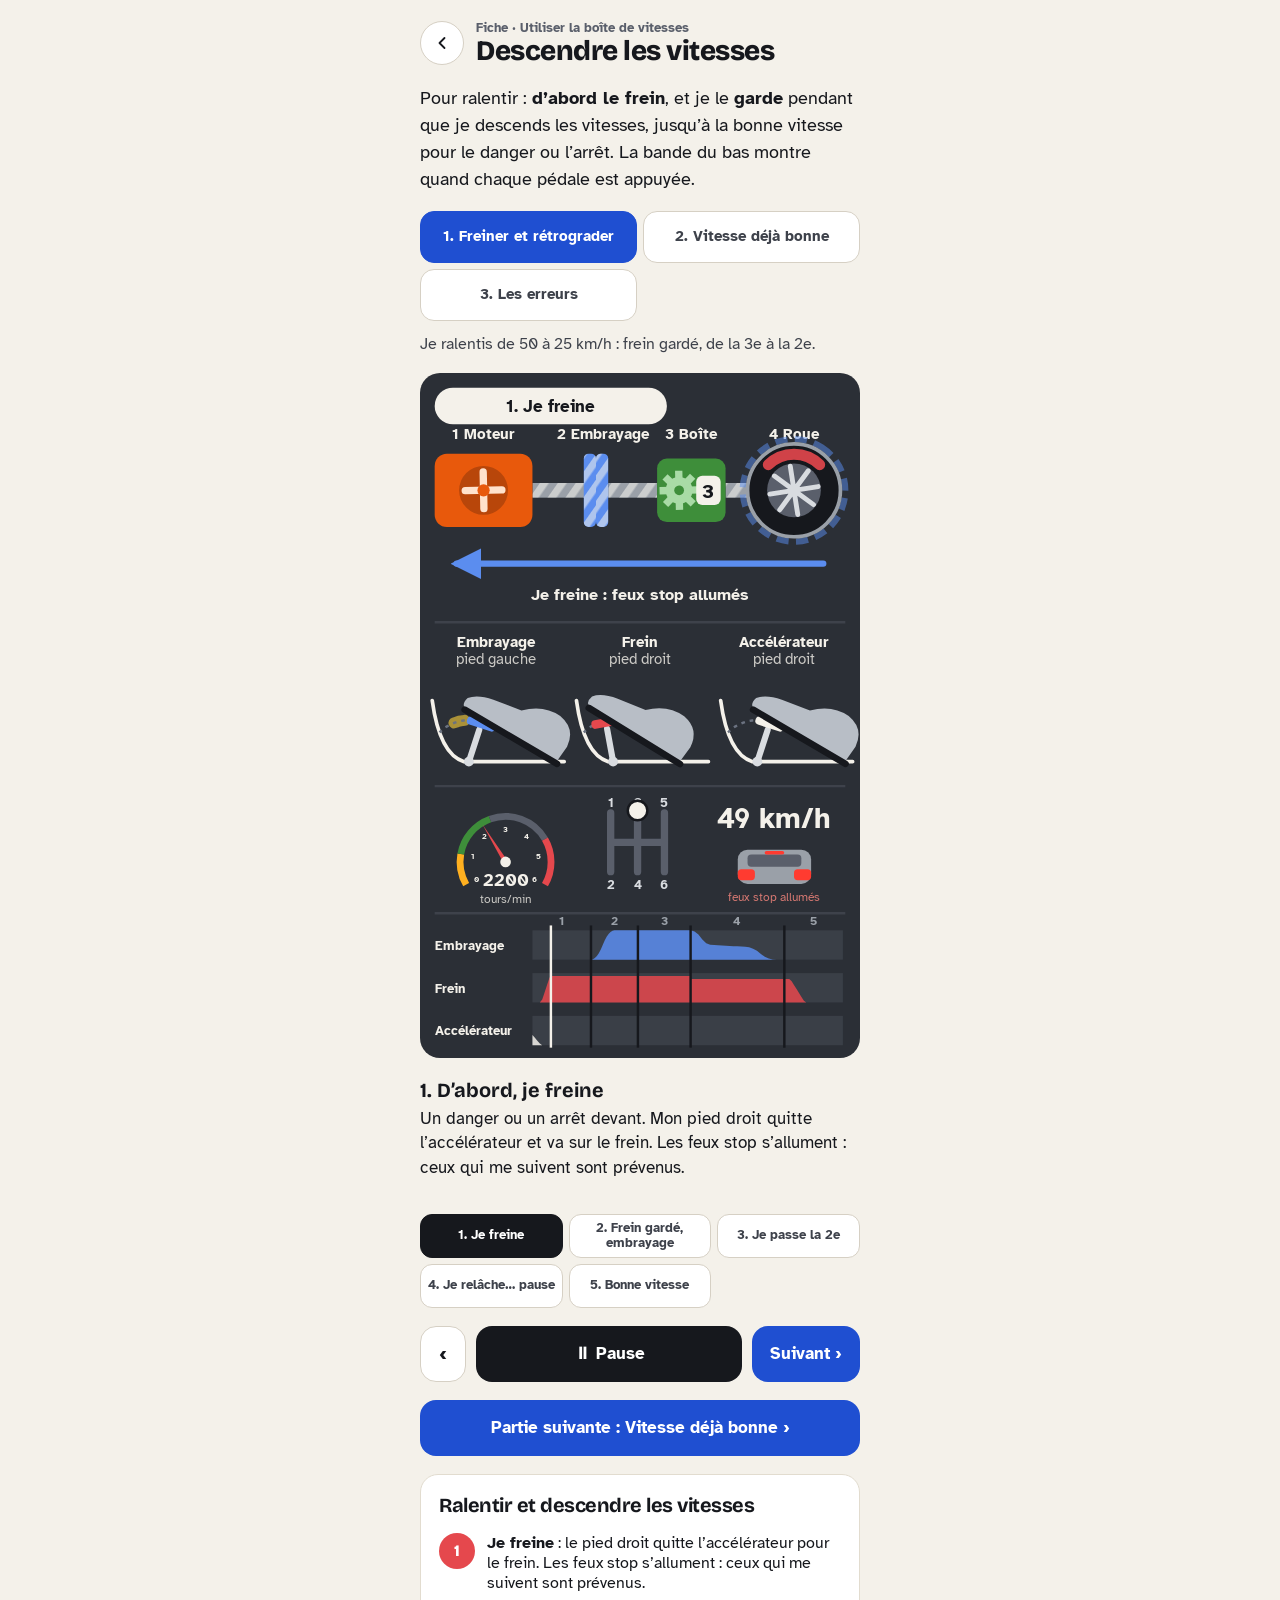
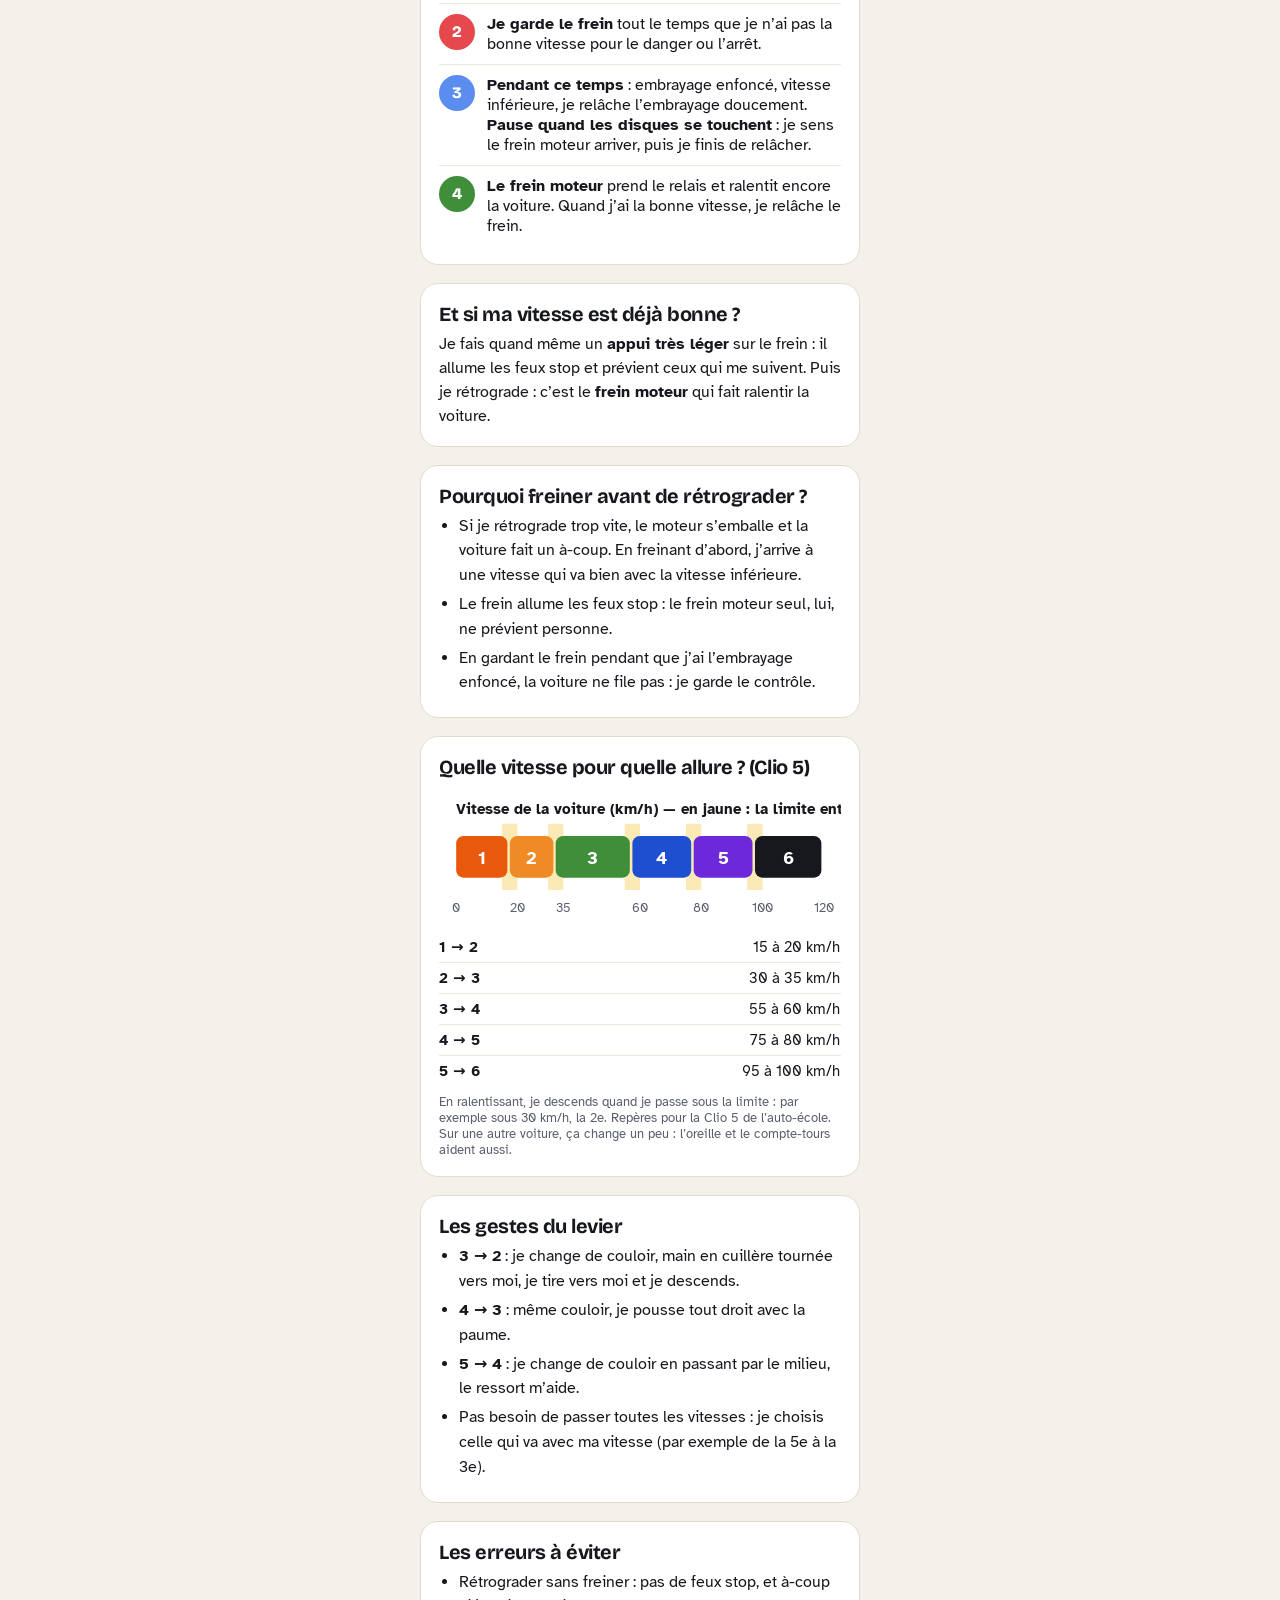
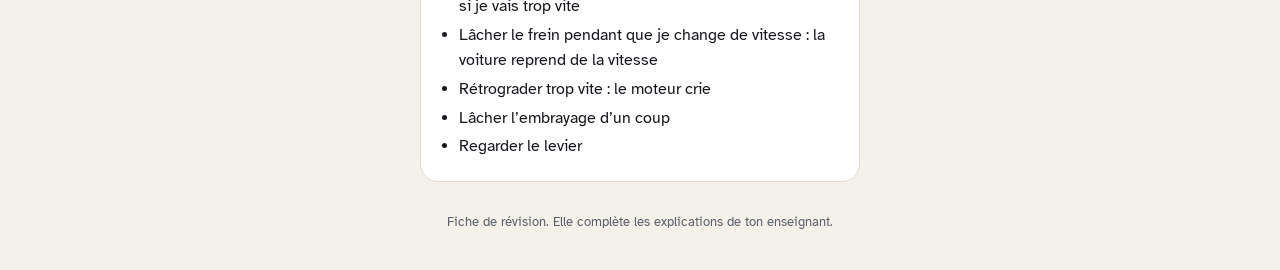
<file: fiches/retro.html>
<!doctype html>
<html lang="fr">
<head>
<meta charset="utf-8">
<meta name="viewport" content="width=device-width, initial-scale=1, viewport-fit=cover">
<title>Descendre les vitesses — Fiche</title>
<meta name="theme-color" content="#F4F1EA">
<link rel="preconnect" href="https://fonts.googleapis.com">
<link href="https://fonts.googleapis.com/css2?family=Atkinson+Hyperlegible:wght@400;700&family=Bricolage+Grotesque:opsz,wght@12..96,600;12..96,800&display=swap" rel="stylesheet">
<link rel="stylesheet" href="fiches.css">
<style>
  .stage{background:#2B2F36;border-radius:20px;overflow:hidden;position:relative}
  .stage svg{display:block;width:100%;height:auto}
  .steps{display:grid;grid-template-columns:repeat(3,minmax(0,1fr));gap:6px}
  .steps button{min-height:44px;border-radius:12px;border:1px solid var(--line2);background:var(--card);font-weight:700;font-size:13px;cursor:pointer;color:var(--ink2);padding:0 4px;line-height:1.1}
  .steps button[aria-current="true"]{background:var(--ink);color:#fff;border-color:var(--ink)}
  .caption{min-height:120px;font-size:17px;line-height:1.45}
  .caption b{font-family:var(--display);font-size:20px;display:block;margin-bottom:2px}
  .ctrl{display:flex;gap:10px;align-items:center}
  .key{display:flex;gap:12px;align-items:flex-start;padding:10px 0;border-bottom:1px solid var(--soft)}
  .key:last-child{border-bottom:0}
  .key .n{flex-shrink:0;width:36px;height:36px;border-radius:18px;color:#fff;font-family:var(--display);font-weight:800;display:flex;align-items:center;justify-content:center}
  ul.clean{margin:0;padding-left:20px;line-height:1.55}
  ul.clean li{margin:4px 0}
  .two{display:grid;grid-template-columns:1fr 1fr;gap:10px}
  .two>div{border-radius:14px;padding:12px;line-height:1.45;font-size:15px}
  .lbl{font-family:'Atkinson Hyperlegible',sans-serif;font-weight:700}
  .card svg{display:block;width:100%;height:auto}
  .shaftA{animation:shaftRun .5s linear infinite}
  .wheelA{animation:wheelTurn 1.2s linear infinite;transform-box:fill-box;transform-origin:center}
  @keyframes shaftRun{to{stroke-dashoffset:-12}}
  @keyframes wheelTurn{to{transform:rotate(-360deg)}}
  @media (prefers-reduced-motion:reduce){.shaftA,.wheelA{animation:none}}
  .chap{display:grid;grid-template-columns:1fr 1fr;gap:6px}
  .chap button{min-height:52px;border-radius:14px;border:1px solid var(--line2);background:var(--card);font-weight:800;font-size:15px;cursor:pointer;color:var(--ink2);line-height:1.15;padding:4px 8px}
  .chap button[aria-pressed="true"]{background:var(--blue);border-color:var(--blue);color:#fff}
  .steps.n2{grid-template-columns:1fr 1fr}
</style>
</head>
<body>
<main id="app" style="gap:18px">
  <div class="row"><a class="icon-btn" href="./" id="backlink" aria-label="Retour"><svg viewBox="0 0 24 24" fill="none" stroke="currentColor" stroke-width="2.2" stroke-linecap="round" stroke-linejoin="round"><path d="M15 18l-6-6 6-6"/></svg></a>
    <div><div class="small muted" style="font-weight:700">Fiche · Utiliser la boîte de vitesses</div><h1 style="font-size:28px;font-weight:800;line-height:1.1">Descendre les vitesses</h1></div></div>

  <p style="margin:0;font-size:18px;line-height:1.5">Pour ralentir : <b>d’abord le frein</b>, et je le <b>garde</b> pendant que je descends les vitesses, jusqu’à la bonne vitesse pour le danger ou l’arrêt. La bande du bas montre quand chaque pédale est appuyée.</p>

  <div class="chap" id="chap" role="group" aria-label="Choisir une partie"></div>
  <p id="chapI" style="margin:-6px 0 0;font-size:16px;line-height:1.4;color:var(--ink2)"></p>
  <div class="stage" aria-label="Animation : moteur, embrayage, boîte de vitesses et roue, avec la pédale d'embrayage, l'accélérateur et le compte-tours">
    <svg id="scene" viewBox="0 0 360 560" role="img" aria-labelledby="capT">
      <defs>
        <pattern id="stripe" width="12" height="12" patternUnits="userSpaceOnUse" patternTransform="rotate(35)"><rect width="6" height="12" fill="#F4F1EA" opacity=".55"/></pattern>
        <marker id="ah" viewBox="0 0 10 10" refX="8" refY="5" markerWidth="5" markerHeight="5" orient="auto-start-reverse"><path d="M0 0 L10 5 L0 10 Z" fill="context-stroke"/></marker>
      </defs>
      <!-- étiquettes -->
      <g class="lbl" font-size="12" fill="#F4F1EA" text-anchor="middle">
        <text x="52" y="54">1 Moteur</text><text x="150" y="54">2 Embrayage</text><text x="222" y="54">3 Boîte</text><text x="306" y="54">4 Roue</text>
      </g>
      <!-- arbres (les rayures défilent = ça tourne) -->
      <g id="sh1"><rect x="92" y="90" width="44" height="12" fill="#9AA0A8"/><rect id="sh1s" x="80" y="90" width="68" height="12" fill="url(#stripe)" clip-path="url(#c1)"/></g>
      <clipPath id="c1"><rect x="92" y="90" width="44" height="12"/></clipPath>
      <g id="sh2"><rect id="sh2r" x="156" y="90" width="38" height="12" fill="#9AA0A8"/><rect id="sh2s" x="144" y="90" width="62" height="12" fill="url(#stripe)" clip-path="url(#c2)"/></g>
      <clipPath id="c2"><rect id="c2r" x="156" y="90" width="38" height="12"/></clipPath>
      <g id="sh3"><rect x="250" y="90" width="20" height="12" fill="#9AA0A8"/><rect id="sh3s" x="238" y="90" width="44" height="12" fill="url(#stripe)" clip-path="url(#c3)"/></g>
      <clipPath id="c3"><rect x="250" y="90" width="20" height="12"/></clipPath>
      <!-- moteur -->
      <rect x="12" y="66" width="80" height="60" rx="10" fill="#E8590C"/>
      <g transform="translate(52 96)"><circle r="20" fill="#B8460A"/><g id="fanE"><rect x="-3" y="-18" width="6" height="36" rx="3" fill="#FFE2CC"/><rect x="-18" y="-3" width="36" height="6" rx="3" fill="#FFE2CC"/></g><circle r="5" fill="#E8590C"/></g>
      <!-- embrayage : disque côté moteur + disque côté boîte -->
      <g id="discA"><rect x="134" y="66" width="10" height="60" rx="4" fill="#5B8DEF"/><rect id="discAs" x="134" y="40" width="10" height="112" fill="url(#stripe)" clip-path="url(#cA)"/></g>
      <clipPath id="cA"><rect x="134" y="66" width="10" height="60" rx="4"/></clipPath>
      <g id="discB"><rect x="0" y="66" width="10" height="60" rx="4" fill="#5B8DEF"/><rect id="discBs" x="0" y="40" width="10" height="112" fill="url(#stripe)" clip-path="url(#cB)"/></g>
      <clipPath id="cB"><rect id="cBr" x="0" y="66" width="10" height="60" rx="4"/></clipPath>
      <g id="spark" opacity="0"><path d="M144 76 l6 -8 M144 96 l8 0 M144 116 l6 8" stroke="#FFD43B" stroke-width="3" stroke-linecap="round"/></g>
      <!-- boîte -->
      <rect x="194" y="70" width="56" height="52" rx="8" fill="#3E8E3A"/>
      <g transform="translate(212 96)"><g id="gear"><circle r="11" fill="#A9DBA6"/><g fill="#A9DBA6"><rect x="-3" y="-16" width="6" height="32"/><rect x="-16" y="-3" width="32" height="6"/><rect x="-3" y="-16" width="6" height="32" transform="rotate(45)"/><rect x="-3" y="-16" width="6" height="32" transform="rotate(-45)"/></g><circle r="4" fill="#3E8E3A"/></g></g>
      <rect x="226" y="84" width="20" height="24" rx="5" fill="#F4F1EA"/><text id="gearT" x="236" y="102" text-anchor="middle" class="lbl" font-size="16" fill="#16181D">N</text>
      <!-- roue -->
      <g transform="translate(306 96)"><circle id="emb" r="42" fill="none" stroke="#5B8DEF" stroke-width="5" stroke-dasharray="10 6" opacity="0"/><circle r="38" fill="#16181D" stroke="#9AA0A8" stroke-width="3"/><circle r="22" fill="#5A5F6B"/><g id="wheel" stroke="#D9DCE0" stroke-width="4" stroke-linecap="round"><path d="M0 -20 V20 M-20 0 H20 M-14 -14 L14 14 M-14 14 L14 -14"/></g><circle r="5" fill="#D9DCE0"/><path id="brk" d="M-21 -21 A30 30 0 0 1 21 -21" stroke="#E5484D" stroke-width="9" fill="none" stroke-linecap="round" opacity="0"/></g>
      <!-- sens de l'entraînement -->
      <g id="flow" opacity="0"><line id="flowL" x1="30" y1="156" x2="330" y2="156" stroke="#FFB020" stroke-width="5" stroke-linecap="round" marker-end="url(#ah)"/></g>
      <g id="cut" opacity="0"><circle cx="150" cy="156" r="11" fill="#E5484D"/><path d="M144 150 l12 12 M156 150 l-12 12" stroke="#fff" stroke-width="3" stroke-linecap="round"/></g>
      <text id="flowT" x="180" y="186" text-anchor="middle" class="lbl" font-size="13" fill="#F4F1EA"></text>
      <line x1="12" y1="204" x2="348" y2="204" stroke="#3E424B" stroke-width="2"/>
      <!-- pédales, levier, compte-tours, feux stop, bande des appuis -->
      <g class="lbl" font-size="12" fill="#F4F1EA" text-anchor="middle"><text x="62" y="224">Embrayage</text><text x="62" y="238" font-weight="400" opacity=".8">pied gauche</text><text x="180" y="224">Frein</text><text x="180" y="238" font-weight="400" opacity=".8">pied droit</text><text x="298" y="224">Accélérateur</text><text x="298" y="238" font-weight="400" opacity=".8">pied droit</text></g>
      <g id="uC" transform="translate(58 318)"></g>
      <g id="grpF"><g id="uF" transform="translate(176 318)"></g></g>
      <g id="uA" transform="translate(294 318)"></g>
      <line x1="12" y1="338" x2="348" y2="338" stroke="#3E424B" stroke-width="2"/>
      <g transform="translate(70 400) scale(.62)">
        <path id="arcs" fill="none"/>
        <g id="ticks"></g>
        <g id="needle"><path d="M-3 0 L0 -58 L3 0 Z" fill="#E5484D"/></g><circle r="7" fill="#F4F1EA"/>
        <text y="32" text-anchor="middle" class="lbl" font-size="24" fill="#F4F1EA" id="rpmT">800</text>
      </g>
      <text x="70" y="434" text-anchor="middle" font-family="Atkinson Hyperlegible, sans-serif" font-size="10" fill="#F4F1EA" opacity=".8">tours/min</text>
      <g transform="translate(178 384)">
        <g stroke="#5A5F6B" stroke-width="6" stroke-linecap="round" fill="none"><path d="M-22 -24 V24 M0 -24 V24 M22 -24 V24 M-22 0 H22"/></g>
        <g class="lbl" font-size="11" fill="#D9DCE0" text-anchor="middle"><text x="-22" y="-29">1</text><text x="0" y="-29">3</text><text x="22" y="-29">5</text><text x="-22" y="38">2</text><text x="0" y="38">4</text><text x="22" y="38">6</text></g>
        <circle id="knob" r="8" fill="#F4F1EA" stroke="#16181D" stroke-width="2"/>
      </g>
      <text id="spdT" x="290" y="372" text-anchor="middle" class="lbl" font-size="24" fill="#F4F1EA">0 km/h</text>
      <g transform="translate(290 404)"><rect x="-30" y="-14" width="60" height="28" rx="8" fill="#9AA0A8"/><rect x="-22" y="-10" width="44" height="10" rx="3" fill="#5A5F6B"/>
        <rect id="stopL" x="-30" y="2" width="14" height="9" rx="3" fill="#6B2A2A"/><rect id="stopR" x="16" y="2" width="14" height="9" rx="3" fill="#6B2A2A"/><rect id="stopC" x="-8" y="-13" width="16" height="3" rx="1.5" fill="#6B2A2A"/></g>
      <text id="stopT" x="290" y="432" text-anchor="middle" font-family="Atkinson Hyperlegible, sans-serif" font-size="10" fill="#F4F1EA" opacity=".8">feux stop</text>
      <line x1="12" y1="442" x2="348" y2="442" stroke="#3E424B" stroke-width="2"/>
      <g class="lbl" font-size="11" fill="#F4F1EA"><text x="12" y="472">Embrayage</text><text x="12" y="507">Frein</text><text x="12" y="542">Accélérateur</text></g>
      <g id="tl"></g>
      <line id="tlCur" y1="452" y2="552" stroke="#F4F1EA" stroke-width="2"/>
      <g id="pauseB" opacity="0"><rect x="8" y="244" width="112" height="24" rx="12" fill="#FFD43B"/><text x="64" y="261" text-anchor="middle" class="lbl" font-size="13" fill="#16181D">⏸ PAUSE</text></g>
      <g id="stallB" opacity="0"><rect x="134" y="142" width="92" height="28" rx="14" fill="#E5484D"/><text x="180" y="161" text-anchor="middle" class="lbl" font-size="14" fill="#fff">Calé !</text></g>
      <g><rect x="12" y="12" width="190" height="30" rx="15" fill="#F4F1EA"/><text id="badgeT" x="107" y="32" text-anchor="middle" class="lbl" font-size="14" fill="#16181D"></text></g>
    </svg>
  </div>

  <div class="caption" id="cap" aria-live="polite"><b id="capT"></b><span id="capS"></span></div>
  <div class="steps" id="steps"></div>
  <div class="ctrl"><button class="btn btn-light" id="prev" style="width:auto;padding:0 18px;font-size:20px" aria-label="Étape précédente">‹</button><button class="btn btn-dark" id="play" style="flex:1">⏸ Pause</button><button class="btn btn-primary" id="next" style="width:auto;padding:0 18px">Suivant ›</button></div>
  <button class="btn btn-primary" id="nextChap"></button>

  <div class="card" id="gestes"><h2 style="font-size:20px;margin-bottom:6px">Ralentir et descendre les vitesses</h2>
    <div class="key"><span class="n" style="background:#E5484D">1</span><div><b>Je freine</b> : le pied droit quitte l’accélérateur pour le frein. Les feux stop s’allument : ceux qui me suivent sont prévenus.</div></div>
    <div class="key"><span class="n" style="background:#E5484D">2</span><div><b>Je garde le frein</b> tout le temps que je n’ai pas la bonne vitesse pour le danger ou l’arrêt.</div></div>
    <div class="key"><span class="n" style="background:#5B8DEF">3</span><div><b>Pendant ce temps</b> : embrayage enfoncé, vitesse inférieure, je relâche l’embrayage doucement. <b>Pause quand les disques se touchent</b> : je sens le frein moteur arriver, puis je finis de relâcher.</div></div>
    <div class="key"><span class="n" style="background:#3E8E3A">4</span><div><b>Le frein moteur</b> prend le relais et ralentit encore la voiture. Quand j’ai la bonne vitesse, je relâche le frein.</div></div>
  </div>

  <div class="card" id="leger"><h2 style="font-size:20px;margin-bottom:6px">Et si ma vitesse est déjà bonne ?</h2>
    <p style="margin:0;line-height:1.5">Je fais quand même un <b>appui très léger</b> sur le frein : il allume les feux stop et prévient ceux qui me suivent. Puis je rétrograde : c’est le <b>frein moteur</b> qui fait ralentir la voiture.</p>
  </div>

  <div class="card" id="pourquoi"><h2 style="font-size:20px;margin-bottom:6px">Pourquoi freiner avant de rétrograder ?</h2>
    <ul class="clean">
      <li>Si je rétrograde trop vite, le moteur s’emballe et la voiture fait un à-coup. En freinant d’abord, j’arrive à une vitesse qui va bien avec la vitesse inférieure.</li>
      <li>Le frein allume les feux stop : le frein moteur seul, lui, ne prévient personne.</li>
      <li>En gardant le frein pendant que j’ai l’embrayage enfoncé, la voiture ne file pas : je garde le contrôle.</li>
    </ul>
  </div>

  <div class="card" id="plages"><h2 style="font-size:20px;margin-bottom:8px">Quelle vitesse pour quelle allure ? (Clio 5)</h2>
    <svg viewBox="0 0 328 112" role="img" aria-label="Vitesses de passage sur la Clio 5 : de la 1re à la 2e vers 15 à 20 km/h, de la 2e à la 3e vers 30 à 35, de la 3e à la 4e vers 55 à 60, de la 4e à la 5e vers 75 à 80, de la 5e à la 6e vers 95 à 100 km/h">
      <text x="14" y="22" font-family="Atkinson Hyperlegible, sans-serif" font-size="12" font-weight="700" fill="#16181D">Vitesse de la voiture (km/h) — en jaune : la limite entre deux vitesses</text>
      <rect x="51.5" y="30" width="12.5" height="54" fill="#F2C230" opacity=".35"/><rect x="89.0" y="30" width="12.5" height="54" fill="#F2C230" opacity=".35"/><rect x="151.5" y="30" width="12.5" height="54" fill="#F2C230" opacity=".35"/><rect x="201.5" y="30" width="12.5" height="54" fill="#F2C230" opacity=".35"/><rect x="251.5" y="30" width="12.5" height="54" fill="#F2C230" opacity=".35"/><rect x="14.0" y="40" width="41.8" height="34" rx="6" fill="#E8590C"/><text x="34.9" y="63" text-anchor="middle" font-family="Atkinson Hyperlegible, sans-serif" font-weight="700" font-size="15" fill="#fff">1</text><rect x="57.8" y="40" width="35.5" height="34" rx="6" fill="#F08A24"/><text x="75.5" y="63" text-anchor="middle" font-family="Atkinson Hyperlegible, sans-serif" font-weight="700" font-size="15" fill="#fff">2</text><rect x="95.2" y="40" width="60.5" height="34" rx="6" fill="#3E8E3A"/><text x="125.5" y="63" text-anchor="middle" font-family="Atkinson Hyperlegible, sans-serif" font-weight="700" font-size="15" fill="#fff">3</text><rect x="157.8" y="40" width="48.0" height="34" rx="6" fill="#1F4FD1"/><text x="181.8" y="63" text-anchor="middle" font-family="Atkinson Hyperlegible, sans-serif" font-weight="700" font-size="15" fill="#fff">4</text><rect x="207.8" y="40" width="48.0" height="34" rx="6" fill="#6D28D9"/><text x="231.8" y="63" text-anchor="middle" font-family="Atkinson Hyperlegible, sans-serif" font-weight="700" font-size="15" fill="#fff">5</text><rect x="257.8" y="40" width="54.2" height="34" rx="6" fill="#16181D"/><text x="284.9" y="63" text-anchor="middle" font-family="Atkinson Hyperlegible, sans-serif" font-weight="700" font-size="15" fill="#fff">6</text><text x="14.0" y="102" text-anchor="middle" font-family="Atkinson Hyperlegible, sans-serif" font-size="11" fill="#5A5F6B">0</text><text x="64.0" y="102" text-anchor="middle" font-family="Atkinson Hyperlegible, sans-serif" font-size="11" fill="#5A5F6B">20</text><text x="101.5" y="102" text-anchor="middle" font-family="Atkinson Hyperlegible, sans-serif" font-size="11" fill="#5A5F6B">35</text><text x="164.0" y="102" text-anchor="middle" font-family="Atkinson Hyperlegible, sans-serif" font-size="11" fill="#5A5F6B">60</text><text x="214.0" y="102" text-anchor="middle" font-family="Atkinson Hyperlegible, sans-serif" font-size="11" fill="#5A5F6B">80</text><text x="264.0" y="102" text-anchor="middle" font-family="Atkinson Hyperlegible, sans-serif" font-size="11" fill="#5A5F6B">100</text><text x="314.0" y="102" text-anchor="middle" font-family="Atkinson Hyperlegible, sans-serif" font-size="11" fill="#5A5F6B">120</text>
    </svg>
    <table style="width:100%;border-collapse:collapse;margin-top:8px;font-size:15px">
      <tr style="border-bottom:1px solid var(--soft)"><td style="padding:6px 0"><b>1 → 2</b></td><td style="text-align:right">15 à 20 km/h</td></tr>
      <tr style="border-bottom:1px solid var(--soft)"><td style="padding:6px 0"><b>2 → 3</b></td><td style="text-align:right">30 à 35 km/h</td></tr>
      <tr style="border-bottom:1px solid var(--soft)"><td style="padding:6px 0"><b>3 → 4</b></td><td style="text-align:right">55 à 60 km/h</td></tr>
      <tr style="border-bottom:1px solid var(--soft)"><td style="padding:6px 0"><b>4 → 5</b></td><td style="text-align:right">75 à 80 km/h</td></tr>
      <tr><td style="padding:6px 0"><b>5 → 6</b></td><td style="text-align:right">95 à 100 km/h</td></tr>
    </table>
    <p class="small muted" style="margin:8px 0 0">En ralentissant, je descends quand je passe sous la limite : par exemple sous 30 km/h, la 2e. Repères pour la Clio 5 de l’auto-école. Sur une autre voiture, ça change un peu : l’oreille et le compte-tours aident aussi.</p>
  </div>

  <div class="card" id="grille"><h2 style="font-size:20px;margin-bottom:6px">Les gestes du levier</h2>
    <ul class="clean">
      <li><b>3 → 2</b> : je change de couloir, main en cuillère tournée vers moi, je tire vers moi et je descends.</li>
      <li><b>4 → 3</b> : même couloir, je pousse tout droit avec la paume.</li>
      <li><b>5 → 4</b> : je change de couloir en passant par le milieu, le ressort m’aide.</li>
      <li>Pas besoin de passer toutes les vitesses : je choisis celle qui va avec ma vitesse (par exemple de la 5e à la 3e).</li>
    </ul>
  </div>

  <div class="card"><h2 style="font-size:20px;margin-bottom:6px">Les erreurs à éviter</h2>
    <ul class="clean"><li>Rétrograder sans freiner : pas de feux stop, et à-coup si je vais trop vite</li><li>Lâcher le frein pendant que je change de vitesse : la voiture reprend de la vitesse</li><li>Rétrograder trop vite : le moteur crie</li><li>Lâcher l’embrayage d’un coup</li><li>Regarder le levier</li></ul></div>

  <p class="footer">Fiche de révision. Elle complète les explications de ton enseignant.</p>
</main>
<script>
(function () {
  'use strict';
  (function backlink() { // retour : liste des fiches ; ouverte depuis l'outil de l'enseignant (?o=1) : page précédente
    const bl = document.getElementById('backlink');
    bl.href = './'; bl.setAttribute('aria-label', 'Toutes les fiches');
    if (new URLSearchParams(location.search).has('o')) bl.addEventListener('click', function (e) { if (history.length > 1) { e.preventDefault(); history.back(); } });
  })();
  const $ = (id) => document.getElementById(id);
  const ease = (t) => t < .5 ? 2 * t * t : 1 - Math.pow(-2 * t + 2, 2) / 2;
  const lerp = (a, b, t) => a + (b - a) * t;
  const seg = (p, a, b) => Math.max(0, Math.min(1, (p - a) / (b - a)));
  const R1 = 125, R2 = 65, R3 = 45, R4 = 33; // tr/min par km/h en 1re, 2e, 3e

  // ---- compte-tours : arcs et graduations (0 à 6000 tr/min sur 240°) ----
  const ang = (rpm) => -120 + Math.min(rpm, 6000) / 6000 * 240;
  function arc(a1, a2, r) {
    const p = (a) => [Math.sin(a * Math.PI / 180) * r, -Math.cos(a * Math.PI / 180) * r];
    const [x1, y1] = p(a1), [x2, y2] = p(a2);
    return `M${x1.toFixed(1)} ${y1.toFixed(1)} A${r} ${r} 0 ${a2 - a1 > 180 ? 1 : 0} 1 ${x2.toFixed(1)} ${y2.toFixed(1)}`;
  }
  (function gauge() {
    const zones = [[0, 1000, '#FFB020'], [1000, 2500, '#3E8E3A'], [2500, 4500, '#5A5F6B'], [4500, 6000, '#E5484D']];
    $('arcs').outerHTML = zones.map(([a, b, c]) => `<path d="${arc(ang(a), ang(b), 60)}" stroke="${c}" stroke-width="9" fill="none"/>`).join('');
    let t = '';
    for (let k = 0; k <= 6; k++) { const a = ang(k * 1000) * Math.PI / 180; t += `<text x="${(Math.sin(a) * 44).toFixed(1)}" y="${(-Math.cos(a) * 44 + 4).toFixed(1)}" text-anchor="middle" font-family="Atkinson Hyperlegible, sans-serif" font-size="11" font-weight="700" fill="#F4F1EA">${k}</text>`; }
    $('ticks').innerHTML = t;
  })();

  // ---- pédales : angle relevée / enfoncée ----
  // Pédale vue de côté (conducteur à droite, avant de la voiture à gauche) : articulée au plancher,
  // le talon posé au sol, le pied appuie sur le patin. d = 0 pédale en haut, 1 pédale enfoncée.
  const PU = { P: [-18, 0], L: 30, up: 18, down: -45, F: 62 }; // F : talon → plante du pied
  const padAt = (d) => { const a = lerp(PU.up, PU.down, d) * Math.PI / 180; return { a, x: PU.P[0] + Math.sin(a) * (PU.L + 4), y: PU.P[1] - Math.cos(a) * (PU.L + 4) }; };
  const SHOE = 'M6 0 L-56 0 Q-62 -1 -60 -7 Q-56 -12 -46 -14 L-28 -17 Q-18 -27 -6 -26 Q6 -24 7 -12 Z';
  function unitSVG(id, pad, dark) {
    const fl = dark ? '#F4F1EA' : '#16181D', arm = dark ? '#D9DCE0' : '#5A5F6B', tr = dark ? '#6B7280' : '#C9C2B3';
    let path = ''; for (let k = 0; k <= 10; k++) { const q = padAt(k / 10); path += (k ? 'L' : 'M') + q.x.toFixed(1) + ' ' + q.y.toFixed(1); }
    let pp = ''; for (let k = 0; k <= 6; k++) { const q = padAt(.38 + .24 * k / 6); pp += (k ? 'L' : 'M') + q.x.toFixed(1) + ' ' + q.y.toFixed(1); }
    return `<path d="M-48 -50 Q-42 -6 -22 0 L60 0" stroke="${fl}" stroke-width="3" fill="none" stroke-linecap="round"/>
      ${id === 'C' ? `<path d="${pp}" stroke="#FFD43B" stroke-width="9" fill="none" stroke-linecap="round" opacity=".6"/>` : ''}
      <path d="${path}" stroke="${tr}" stroke-width="2" fill="none" stroke-dasharray="3 4"/>
      <g id="${id}arm"><rect x="-2.5" y="-${PU.L}" width="5" height="${PU.L}" rx="2.5" fill="${arm}"/><rect x="-12" y="-${PU.L + 6}" width="24" height="7" rx="3" fill="${pad}"/></g>
      <circle cx="${PU.P[0]}" cy="${PU.P[1]}" r="4" fill="${arm}"/>
      <g id="${id}foot"><path d="${SHOE}" fill="${dark ? '#B8BEC6' : '#9AA0A8'}"/><path d="M7 0 L-58 0" stroke="${dark ? '#16181D' : '#3E424B'}" stroke-width="4" stroke-linecap="round"/></g>`;
  }
  function setPedal(id, d, root) {
    const r = root || document, q = padAt(Math.max(0, Math.min(1, d)));
    r.querySelector('#' + id + 'arm').setAttribute('transform', `translate(${PU.P[0]} ${PU.P[1]}) rotate(${(q.a * 180 / Math.PI).toFixed(1)})`);
    // le talon reste au sol, la plante du pied sur le patin
    const py = q.y - 2, dy = -3 - py, hx = q.x + Math.sqrt(Math.max(0, PU.F * PU.F - dy * dy));
    const phi = Math.atan2(py + 3, q.x - hx) * 180 / Math.PI - 180;
    r.querySelector('#' + id + 'foot').setAttribute('transform', `translate(${hx.toFixed(1)} -3) rotate(${phi.toFixed(1)}) scale(${(PU.F / 46).toFixed(3)})`);
  }
  $('uC').innerHTML = unitSVG('C', '#5B8DEF', true);
  $('uF').innerHTML = unitSVG('F', '#E5484D', true);
  $('uA').innerHTML = unitSVG('A', '#F4F1EA', true);

  // ---- les étapes ----
  // c : embrayage (0 = pédale enfoncée / débrayé, 1 = relevée / embrayé) · g : gaz (0-1)
  // rpm : régime · v : km/h · b : rotation du disque côté boîte (tr/min équivalents) · flow : 'fwd' | 'back' | 'cut' | 'none'
  // fb : frein (0-1) · lev : position du levier
  // remontée de l'embrayage avec pause quand les disques se touchent (le frein moteur arrive)
  const releaseWithPause = (q) => q < .3 ? .5 * ease(q / .3) : (q < .65 ? .5 : .5 + .5 * ease(seg(q, .65, .9)));
  const pauseLevel = (q) => q < .3 ? 0 : (q < .65 ? seg(q, .3, .6) : 1);
  const geared = (gear, v) => gear === '2' ? v * R2 : (gear === '3' ? v * R3 : (gear === '4' ? v * R4 : v * R1));
  const STEPS = [
    { id: 'frein', k: '1. Je freine', d: 5000, t: '1. D’abord, je freine', s: 'Un danger ou un arrêt devant. Mon pied droit quitte l’accélérateur et va sur le frein. Les feux stop s’allument : ceux qui me suivent sont prévenus.',
      f: (p) => { const g = .35 * (1 - seg(p, 0, .15)), fb = .45 * seg(p, .15, .3), v = lerp(50, 38, ease(seg(p, .15, 1))); return { c: 1, g, fb, rpm: geared('3', v), v, b: geared('3', v), gear: '3', lev: '3', flow: g > .05 ? 'fwd' : 'back', ft: fb > .05 ? 'Je freine : feux stop allumés' : 'Pied levé…' }; } },
    { id: 'garde', k: '2. Frein gardé, embrayage', d: 4000, t: '2. Je garde le frein et j’enfonce l’embrayage', s: 'Le pied droit reste sur le frein. Le pied gauche enfonce l’embrayage pour pouvoir changer de vitesse.',
      f: (p) => { const c = 1 - ease(seg(p, 0, .5)), v = lerp(38, 33, p); return { c, g: 0, fb: .45, rpm: c > .5 ? geared('3', v) : lerp(800, geared('3', v), c * 2), v, b: geared('3', v), gear: '3', lev: '3', flow: c > .5 ? 'back' : 'cut', ft: 'Frein gardé, embrayage enfoncé' }; } },
    { id: 'passe', k: '3. Je passe la 2e', d: 4500, t: '3. Je passe la 2e, toujours en freinant', s: 'Le frein est toujours appuyé. Je change de couloir : main en cuillère vers moi, je tire vers moi et je descends en 2e.',
      f: (p) => { const t = ease(seg(p, .1, .85)), v = lerp(33, 29, p), gear = t < .35 ? '3' : (t < .7 ? 'N' : '2'); return { c: 0, g: 0, fb: .45, rpm: 800, v, b: gear === 'N' ? lerp(geared('3', v), geared('2', v), seg(t, .35, .7)) : geared(gear, v), gear, lev: { from: '3', to: '2', t }, flow: 'cut', ft: gear === '2' ? '2e passée, frein toujours appuyé' : 'Je change de couloir' }; } },
    { id: 'relache', k: '4. Je relâche… pause', d: 8000, t: '4. Je relâche l’embrayage, avec une pause', s: 'Toujours le frein. Je remonte l’embrayage jusqu’au moment où les disques se touchent, et je fais une pause : le moteur s’accroche aux roues, son régime remonte et le frein moteur s’active tout de suite (anneau bleu). Puis je finis de relâcher.',
      f: (p) => { let c, v, rpm, flow, ft, pause = false, emb;
        if (p < .22) { c = .5 * ease(seg(p, 0, .22)); v = lerp(29, 28, seg(p, 0, .22)); rpm = 800; flow = 'cut'; ft = 'Je relâche doucement…'; }
        else if (p < .58) { const q = seg(p, .22, .58); c = lerp(.5, .56, q); v = lerp(28, 25.5, q); rpm = lerp(800, v * R2, ease(seg(q, 0, .45))); flow = 'back'; emb = seg(q, 0, .3); pause = true; ft = 'Pause : le moteur s’accroche, frein moteur !'; }
        else { const q = seg(p, .58, .9); c = lerp(.56, 1, ease(q)); v = lerp(25.5, 24, q); rpm = v * R2; flow = 'back'; ft = 'Frein + frein moteur'; }
        return { c, g: 0, fb: .4, rpm, v, b: v * R2, gear: '2', lev: '2', flow, ft, pause, emb }; } },
    { id: 'bonne', k: '5. Bonne vitesse', d: 5000, t: '5. J’ai la bonne vitesse : je relâche le frein', s: 'Je suis à la bonne vitesse pour le danger ou l’arrêt. Je relâche le frein. Le frein moteur continue de retenir la voiture.',
      f: (p) => { const fb = .4 * (1 - seg(p, .1, .35)), v = lerp(26, 22, ease(p)); return { c: 1, g: 0, fb, rpm: geared('2', v), v, b: geared('2', v), gear: '2', lev: '2', flow: 'back', ft: fb > .04 ? 'Je relâche le frein' : 'Le frein moteur retient la voiture' }; } },

    { id: 'touche', k: '1. Appui léger', d: 4500, t: '1. Vitesse déjà bonne : un appui très léger', s: 'Ma vitesse va déjà bien. Je pose quand même le pied sur le frein, très légèrement : les feux stop s’allument et préviennent ceux qui me suivent.',
      f: (p) => { const g = .3 * (1 - seg(p, 0, .15)), fb = .1 * seg(p, .15, .3), v = lerp(32, 30.5, p); return { c: 1, g, fb, rpm: geared('3', v), v, b: geared('3', v), gear: '3', lev: '3', flow: g > .05 ? 'fwd' : 'back', ft: fb > .04 ? 'Appui léger : feux stop allumés' : 'Pied levé…' }; } },
    { id: 'retro2', k: '2. Je rétrograde', d: 8500, t: '2. Je rétrograde quand même', s: 'Frein léger toujours posé : embrayage, 2e, puis je remonte l’embrayage avec une pause quand les disques se touchent : le moteur s’accroche aux roues et le frein moteur s’active.',
      f: (p) => { const v0 = 30.5; let c, gear, lev, v, rpm, flow, ft, pause = false, emb;
        if (p < .2) { c = 1 - ease(seg(p, 0, .2)); gear = '3'; lev = '3'; v = lerp(v0, 30, seg(p, 0, .2)); rpm = c > .5 ? v * R3 : lerp(800, v * R3, c * 2); flow = c > .5 ? 'back' : 'cut'; ft = 'Embrayage…'; }
        else if (p < .42) { c = 0; const t = ease(seg(p, .2, .42)); gear = t < .35 ? '3' : (t < .7 ? 'N' : '2'); lev = { from: '3', to: '2', t }; v = 30; rpm = 800; flow = 'cut'; ft = 'Je passe la 2e'; }
        else if (p < .52) { c = .5 * ease(seg(p, .42, .52)); gear = '2'; lev = '2'; v = 29.8; rpm = 800; flow = 'cut'; ft = 'Je relâche doucement…'; }
        else if (p < .8) { const q = seg(p, .52, .8); c = lerp(.5, .56, q); gear = '2'; lev = '2'; v = lerp(29.8, 27.5, q); rpm = lerp(800, v * R2, ease(seg(q, 0, .45))); flow = 'back'; emb = seg(q, 0, .3); pause = true; ft = 'Pause : le moteur s’accroche, frein moteur !'; }
        else { c = lerp(.56, 1, ease(seg(p, .8, .95))); gear = '2'; lev = '2'; v = lerp(27.5, 26.5, seg(p, .8, 1)); rpm = v * R2; flow = 'back'; ft = 'En 2e : frein moteur plus fort'; }
        return { c, g: 0, fb: .1, rpm, v, b: gear === 'N' ? lerp(v * R3, v * R2, .5) : (gear === '2' ? v * R2 : v * R3), gear, lev, flow, ft, pause, emb }; } },
    { id: 'fm', k: '3. Le frein moteur', d: 4500, t: '3. C’est le frein moteur qui ralentit', s: 'Je relâche le frein. En 2e, le frein moteur fait ralentir la voiture tout seul.',
      f: (p) => { const fb = .1 * (1 - seg(p, .05, .25)), v = lerp(28, 20, ease(p)); return { c: 1, g: 0, fb, rpm: geared('2', v), v, b: geared('2', v), gear: '2', lev: '2', flow: 'back', ft: 'Le frein moteur ralentit la voiture' }; } },

    { id: 'sansfrein', k: 'Sans freiner', d: 5000, t: 'Erreur : rétrograder sans freiner', s: 'Je passe la 2e à 50 km/h sans freiner. Pas de feux stop : celui qui me suit n’est pas prévenu. Et le moteur s’emballe d’un coup : à-coup.',
      f: (p) => { const v = lerp(50, 44, p); let c, gear, lev; if (p < .2) { c = 1 - ease(seg(p, 0, .2)); gear = '3'; lev = '3'; } else if (p < .45) { c = 0; const t = ease(seg(p, .2, .45)); gear = t < .5 ? '3' : '2'; lev = { from: '3', to: '2', t }; } else { c = Math.min(1, seg(p, .45, .55)); gear = '2'; lev = '2'; }
        const sy = geared(gear, v), jolt = p > .48 && p < .7 ? Math.sin(seg(p, .48, .7) * Math.PI * 3) * 2 : 0; return { c, g: 0, fb: 0, rpm: c > .5 ? sy : lerp(800, sy, c * 2), v: v + jolt, b: sy, gear, lev, flow: c > .5 ? 'back' : 'cut', ft: c > .5 ? 'Le moteur crie, à-coup, pas de feux stop !' : 'Pas de frein…', bad: c > .5 }; } },
    { id: 'lachefrein', k: 'Frein lâché trop tôt', d: 5000, t: 'Erreur : lâcher le frein pendant le changement', s: 'Je freine, puis je lâche le frein en enfonçant l’embrayage. Plus rien ne retient la voiture : elle reprend de la vitesse, surtout en descente.',
      f: (p) => { const fb = p < .2 ? .45 * seg(p, 0, .1) : 0, c = p < .2 ? 1 : (p < .8 ? 0 : seg(p, .8, 1)), v = p < .2 ? lerp(45, 40, p / .2) : lerp(40, 44, seg(p, .2, .8)); return { c, g: 0, fb, rpm: c > .5 ? geared('3', v) : 800, v, b: geared('3', v), gear: '3', lev: '3', flow: c > .5 ? 'back' : 'cut', ft: p > .2 ? 'Frein lâché : la voiture repart !' : 'Je freine…', bad: p > .2 }; } }
  ];
  const STEP_BY = Object.fromEntries(STEPS.map((x) => [x.id, x]));
  const CHAP = [
    { id: 'ralentir', t: '1. Freiner et rétrograder', i: 'Je ralentis de 50 à 25 km/h : frein gardé, de la 3e à la 2e.', steps: ['frein', 'garde', 'passe', 'relache', 'bonne'] },
    { id: 'leger', t: '2. Vitesse déjà bonne', i: 'Appui léger pour les feux stop, puis le frein moteur.', steps: ['touche', 'retro2', 'fm'] },
    { id: 'erreurs', t: '3. Les erreurs', i: 'Ce qui se passe sans le frein.', steps: ['sansfrein', 'lachefrein'] }
  ];
  let ch = CHAP[0], LIST = [];
  const stepsEl = $('steps');
  CHAP.forEach((c, n) => { const b = document.createElement('button'); b.textContent = c.t; b.dataset.n = n; b.addEventListener('click', () => setChap(n)); $('chap').appendChild(b); });
  $('nextChap').addEventListener('click', () => { const n = CHAP.indexOf(ch); if (n < CHAP.length - 1) setChap(n + 1); else { setChap(0); } window.scrollTo({ top: $('chap').offsetTop - 12, behavior: 'smooth' }); });
  function setChap(n, stepId) {
    ch = CHAP[n]; LIST = ch.steps.map((id) => STEP_BY[id]);
    [...$('chap').children].forEach((b) => b.setAttribute('aria-pressed', String(+b.dataset.n === n)));
    $('chapI').textContent = ch.i;
    $('scene').setAttribute('viewBox', '0 0 360 560');
    $('grpF').style.display = ch.noBrake ? 'none' : '';
    stepsEl.innerHTML = ''; stepsEl.className = 'steps' + (LIST.length % 2 === 0 ? ' n2' : '');
    LIST.forEach((st, i) => { const b = document.createElement('button'); b.textContent = st.k; b.addEventListener('click', () => go(i)); stepsEl.appendChild(b); });
    $('nextChap').textContent = n < CHAP.length - 1 ? 'Partie suivante : ' + CHAP[n + 1].t.replace(/^\d\. /, '') + ' ›' : 'Revoir depuis le début ›';
    buildTL();
    go(Math.max(0, stepId ? ch.steps.indexOf(stepId) : 0));
  }
  // bande des appuis : embrayage enfoncé (bleu) et accélérateur appuyé (blanc), sur toute la partie
  const TLX = 92, TLW = 254;
  let TLTOT = 1, TLOFF = [0];
  function buildTL() {
    TLTOT = LIST.reduce((a, x) => a + x.d, 0); TLOFF = []; let acc = 0; LIST.forEach((x) => { TLOFF.push(acc); acc += x.d; });
    const lane = (key, y0, h, col) => {
      let d = `M${TLX} ${y0}`;
      LIST.forEach((st, i) => { for (let k = 0; k <= 24; k++) { const p = k / 24, v = st.f(p), val = key === 'c' ? 1 - v.c : (key === 'f' ? Math.min(1, (v.fb || 0) * 2) : v.g); const x = TLX + (TLOFF[i] + p * st.d) / TLTOT * TLW; d += ` L${x.toFixed(1)} ${(y0 - val * h).toFixed(1)}`; } });
      return `<rect x="${TLX}" y="${y0 - h}" width="${TLW}" height="${h}" fill="#3A3F47"/><path d="${d} L${TLX + TLW} ${y0} Z" fill="${col}" opacity=".85"/>`;
    };
    let h = lane('c', 480, 24, '#5B8DEF') + lane('f', 515, 24, '#E5484D') + lane('g', 550, 24, '#F4F1EA');
    LIST.forEach((st, i) => { const x = TLX + TLOFF[i] / TLTOT * TLW; if (i) h += `<line x1="${x.toFixed(1)}" y1="452" x2="${x.toFixed(1)}" y2="552" stroke="#16181D" stroke-width="2"/>`; h += `<text x="${(x + st.d / TLTOT * TLW / 2).toFixed(1)}" y="452" text-anchor="middle" class="lbl" font-size="10" fill="#9AA0A8">${i + 1}</text>`; });
    $('tl').innerHTML = h;
  }
  const LEV = { N: [0, 0], 1: [-24, -26], 2: [-24, 26], 3: [0, -26], 4: [0, 26], 5: [24, -26] };
  function levPos(l) {
    if (typeof l === 'string') return LEV[l];
    const A = LEV[l.from], B = LEV[l.to], pts = [A, [A[0], 0], [B[0], 0], B];
    const lens = [1, 2, 3].map((i) => Math.hypot(pts[i][0] - pts[i - 1][0], pts[i][1] - pts[i - 1][1])), tot = lens.reduce((a, b) => a + b, 0) || 1;
    let d = l.t * tot;
    for (let i = 1; i < 4; i++) { if (d <= lens[i - 1] || i === 3) { const r = lens[i - 1] ? Math.min(1, d / lens[i - 1]) : 1; return [lerp(pts[i - 1][0], pts[i][0], r), lerp(pts[i - 1][1], pts[i][1], r)]; } d -= lens[i - 1]; }
    return B;
  }

  let idx = 0, t0 = performance.now(), paused = false, pauseAt = 0, last = performance.now();
  const ph = { e: 0, b: 0, w: 0 };
  function go(i) { idx = i; t0 = performance.now(); if (paused) pauseAt = t0; }

  function draw(p, dt) {
    const st = LIST[idx], s = st.f(Math.max(0, Math.min(1, p)));
    // rotations (1 tour visuel par seconde pour 1000 tr/min)
    if (!paused) { ph.e += s.rpm / 1000 * dt; ph.b += s.b / 1000 * dt; ph.w += s.v / 12 * dt; }
    const gap = Math.max(0, (.5 - s.c) / .5) * 18; // écart des disques
    const xB = 144 + gap;
    $('discB').setAttribute('transform', `translate(${xB} 0)`);
    $('cBr').setAttribute('x', 0);
    $('sh2r').setAttribute('x', xB + 10); $('sh2r').setAttribute('width', 194 - xB - 10);
    $('c2r').setAttribute('x', xB + 10); $('c2r').setAttribute('width', 194 - xB - 10);
    $('fanE').setAttribute('transform', `rotate(${(ph.e * 360) % 360})`);
    $('gear').setAttribute('transform', `rotate(${(ph.b * 360) % 360})`);
    $('wheel').setAttribute('transform', `rotate(${(ph.w * 360) % 360})`);
    $('sh1s').setAttribute('x', 80 + (ph.e * 12) % 12);
    $('discAs').setAttribute('y', 40 + (ph.e * 14) % 14);
    $('discBs').setAttribute('y', 40 + (ph.b * 14) % 14);
    $('sh2s').setAttribute('x', 144 + gap + (ph.b * 12) % 12);
    $('sh3s').setAttribute('x', 238 + (ph.w * 24) % 12);
    $('gearT').textContent = s.gear;
    const slip = s.flow === 'slip' && s.c > .45 && Math.abs(s.rpm - s.b) > 60;
    $('spark').setAttribute('opacity', slip && Math.floor(performance.now() / 120) % 2 ? 1 : 0);
    // sens d'entraînement
    const fl = $('flowL');
    if (s.flow === 'fwd' || s.flow === 'slip') { $('flow').setAttribute('opacity', 1); fl.setAttribute('x1', 30); fl.setAttribute('x2', 330); fl.setAttribute('stroke', '#FFB020'); }
    else if (s.flow === 'back') { $('flow').setAttribute('opacity', 1); fl.setAttribute('x1', 330); fl.setAttribute('x2', 30); fl.setAttribute('stroke', '#5B8DEF'); }
    else $('flow').setAttribute('opacity', 0);
    $('cut').setAttribute('opacity', s.flow === 'cut' ? 1 : 0);
    if (s.flow === 'none' && s.gear === 'N') { $('cut').setAttribute('opacity', 1); $('cut').setAttribute('transform', 'translate(72 0)'); } else $('cut').setAttribute('transform', '');
    $('flowT').textContent = s.ft || '';
    $('flowT').setAttribute('fill', s.bad ? '#FFB4B4' : '#F4F1EA');
    const lit = (s.fb || 0) > .04; ['stopL', 'stopR', 'stopC'].forEach((id) => $(id).setAttribute('fill', lit ? '#FF3B30' : '#6B2A2A'));
    $('stopT').textContent = lit ? 'feux stop allumés' : 'feux stop'; $('stopT').setAttribute('fill', lit ? '#FF8A80' : '#F4F1EA');
    const kp = levPos(s.lev || 'N'); $('knob').setAttribute('cx', kp[0]); $('knob').setAttribute('cy', kp[1]);
    const tcx = TLX + (TLOFF[idx] + Math.min(1, Math.max(0, p)) * st.d) / TLTOT * TLW; $('tlCur').setAttribute('x1', tcx.toFixed(1)); $('tlCur').setAttribute('x2', tcx.toFixed(1));
    // pédales et compte-tours
    setPedal('C', 1 - s.c); setPedal('A', s.g); setPedal('F', s.fb || 0);
    $('brk').setAttribute('opacity', Math.min(1, (s.fb || 0) * 2));
    // frein moteur : les roues entraînent le moteur (vitesse passée, pied levé) → anneau bleu, plus fort sur un petit rapport
    const emb = s.flow === 'back' ? (s.gear === '1' || s.gear === '2' ? 1 : .5) : 0;
    $('emb').setAttribute('opacity', emb * (s.emb == null ? 1 : s.emb));
    $('emb').setAttribute('transform', `rotate(${(-ph.w * 120) % 360})`);
    const shake = s.rpm > 0 && s.rpm < 750 ? Math.sin(performance.now() / 30) * 3 : 0;
    $('needle').setAttribute('transform', `rotate(${ang(Math.max(0, s.rpm)) + shake})`);
    $('rpmT').textContent = String(Math.round(s.rpm / 50) * 50);
    $('spdT').textContent = Math.round(s.v) + ' km/h';
    $('stallB').setAttribute('opacity', s.stall ? 1 : 0);
    $('pauseB').setAttribute('opacity', s.pause ? (Math.floor(performance.now() / 400) % 2 ? 1 : .55) : 0);
    $('badgeT').textContent = st.k;
    $('capT').textContent = st.t; $('capS').textContent = st.s;
    [...stepsEl.children].forEach((b, i) => b.setAttribute('aria-current', String(i === idx)));
  }
  function loop(now) {
    const dt = Math.min(.05, (now - last) / 1000); last = now;
    if (!paused) { let p = (now - t0) / LIST[idx].d; if (p >= 1 + 1500 / LIST[idx].d) { t0 = now; p = 0; } draw(p, dt); }
    else draw((pauseAt - t0) / LIST[idx].d, 0);
    requestAnimationFrame(loop);
  }
  $('play').addEventListener('click', () => {
    if (paused) { t0 += performance.now() - pauseAt; paused = false; $('play').textContent = '⏸ Pause'; }
    else { paused = true; pauseAt = performance.now(); $('play').textContent = '▶ Lecture'; }
  });
  $('prev').addEventListener('click', () => go(Math.max(0, idx - 1)));
  $('next').addEventListener('click', () => { if (idx < LIST.length - 1) go(idx + 1); else $('nextChap').click(); });
  function fromHash() {
    const h = location.hash.replace('#', '');
    const n = CHAP.findIndex((c) => c.id === h || (h && c.steps.includes(h)));
    if (n >= 0) return setChap(n, CHAP[n].id === h ? null : h);
    if (!h) return setChap(0);
    setChap(0); if ($(h)) $(h).scrollIntoView();
  }
  window.addEventListener('hashchange', fromHash); fromHash();

  // ---- schéma fixe : 3 positions de la pédale ----


  if (window.matchMedia('(prefers-reduced-motion: reduce)').matches) { paused = true; pauseAt = performance.now(); $('play').textContent = '▶ Lecture'; }
  requestAnimationFrame(loop);
})();
</script>
</body>
</html>
</file>
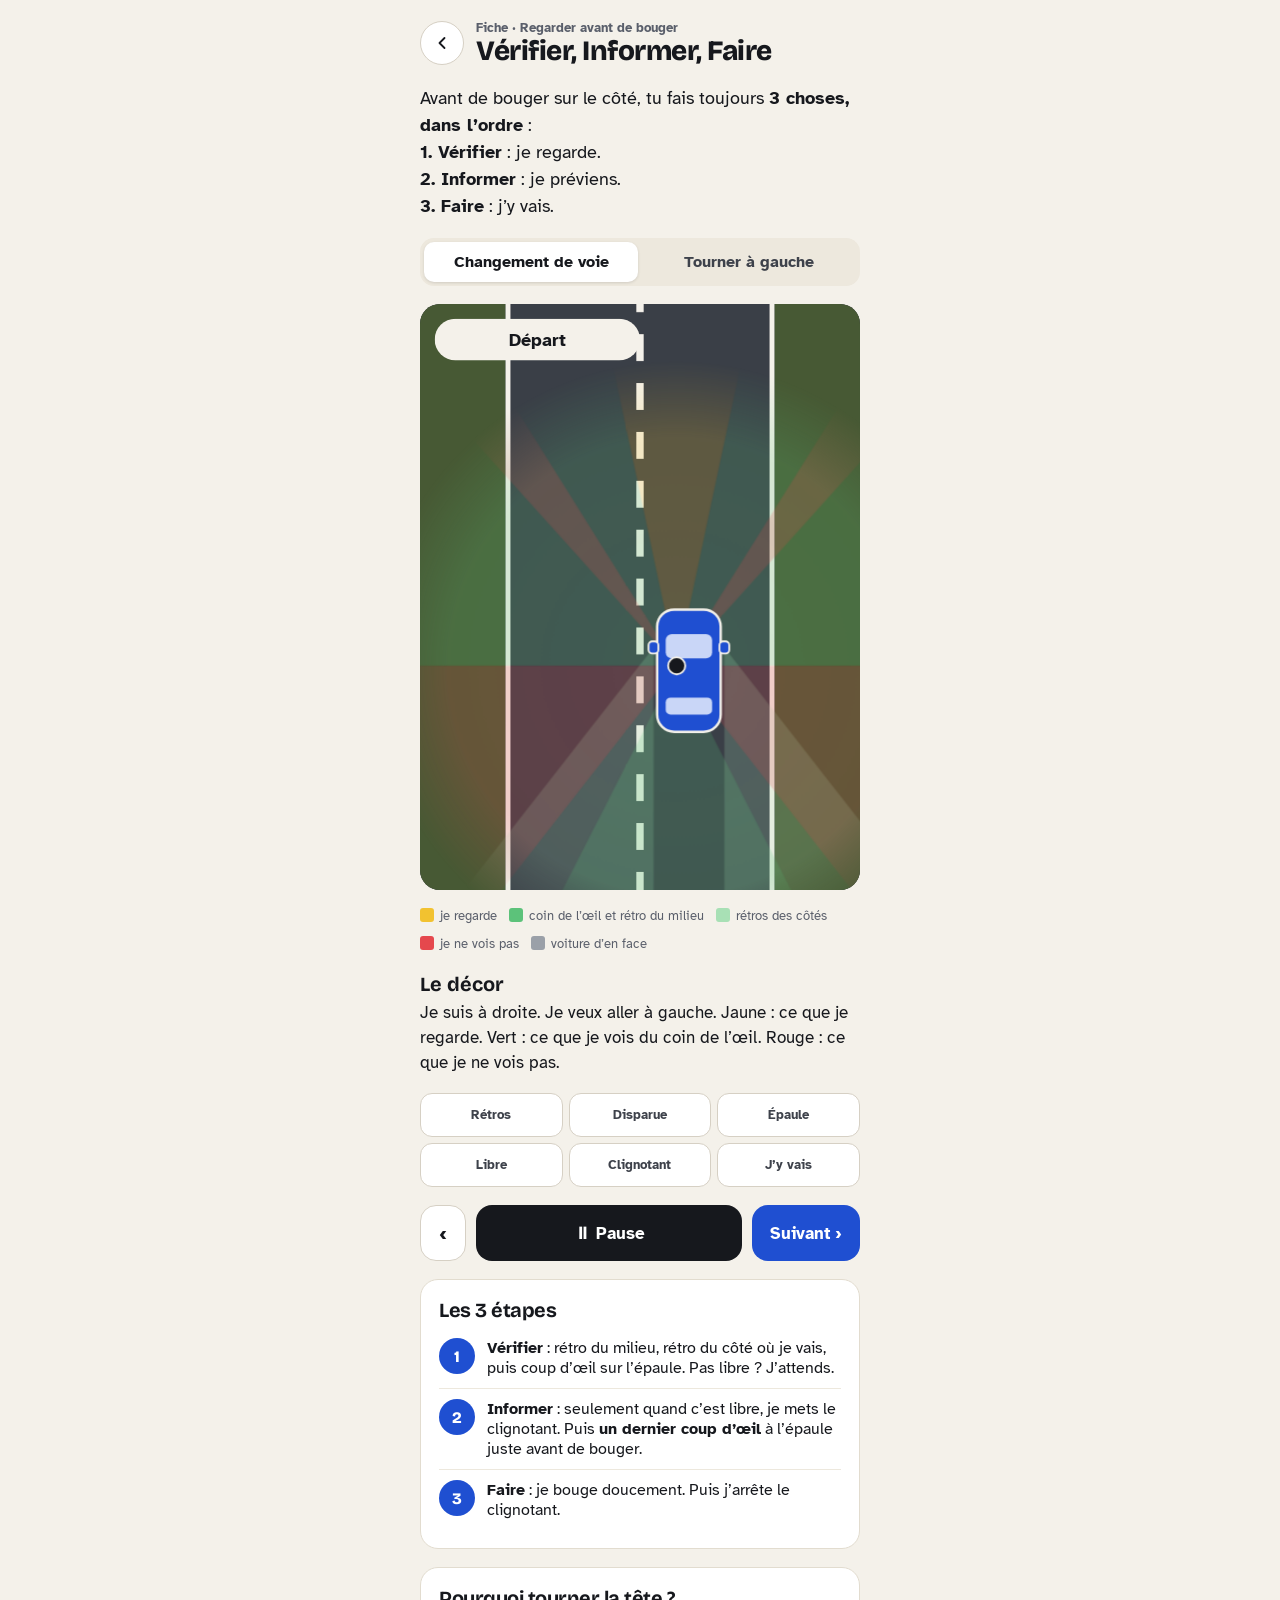
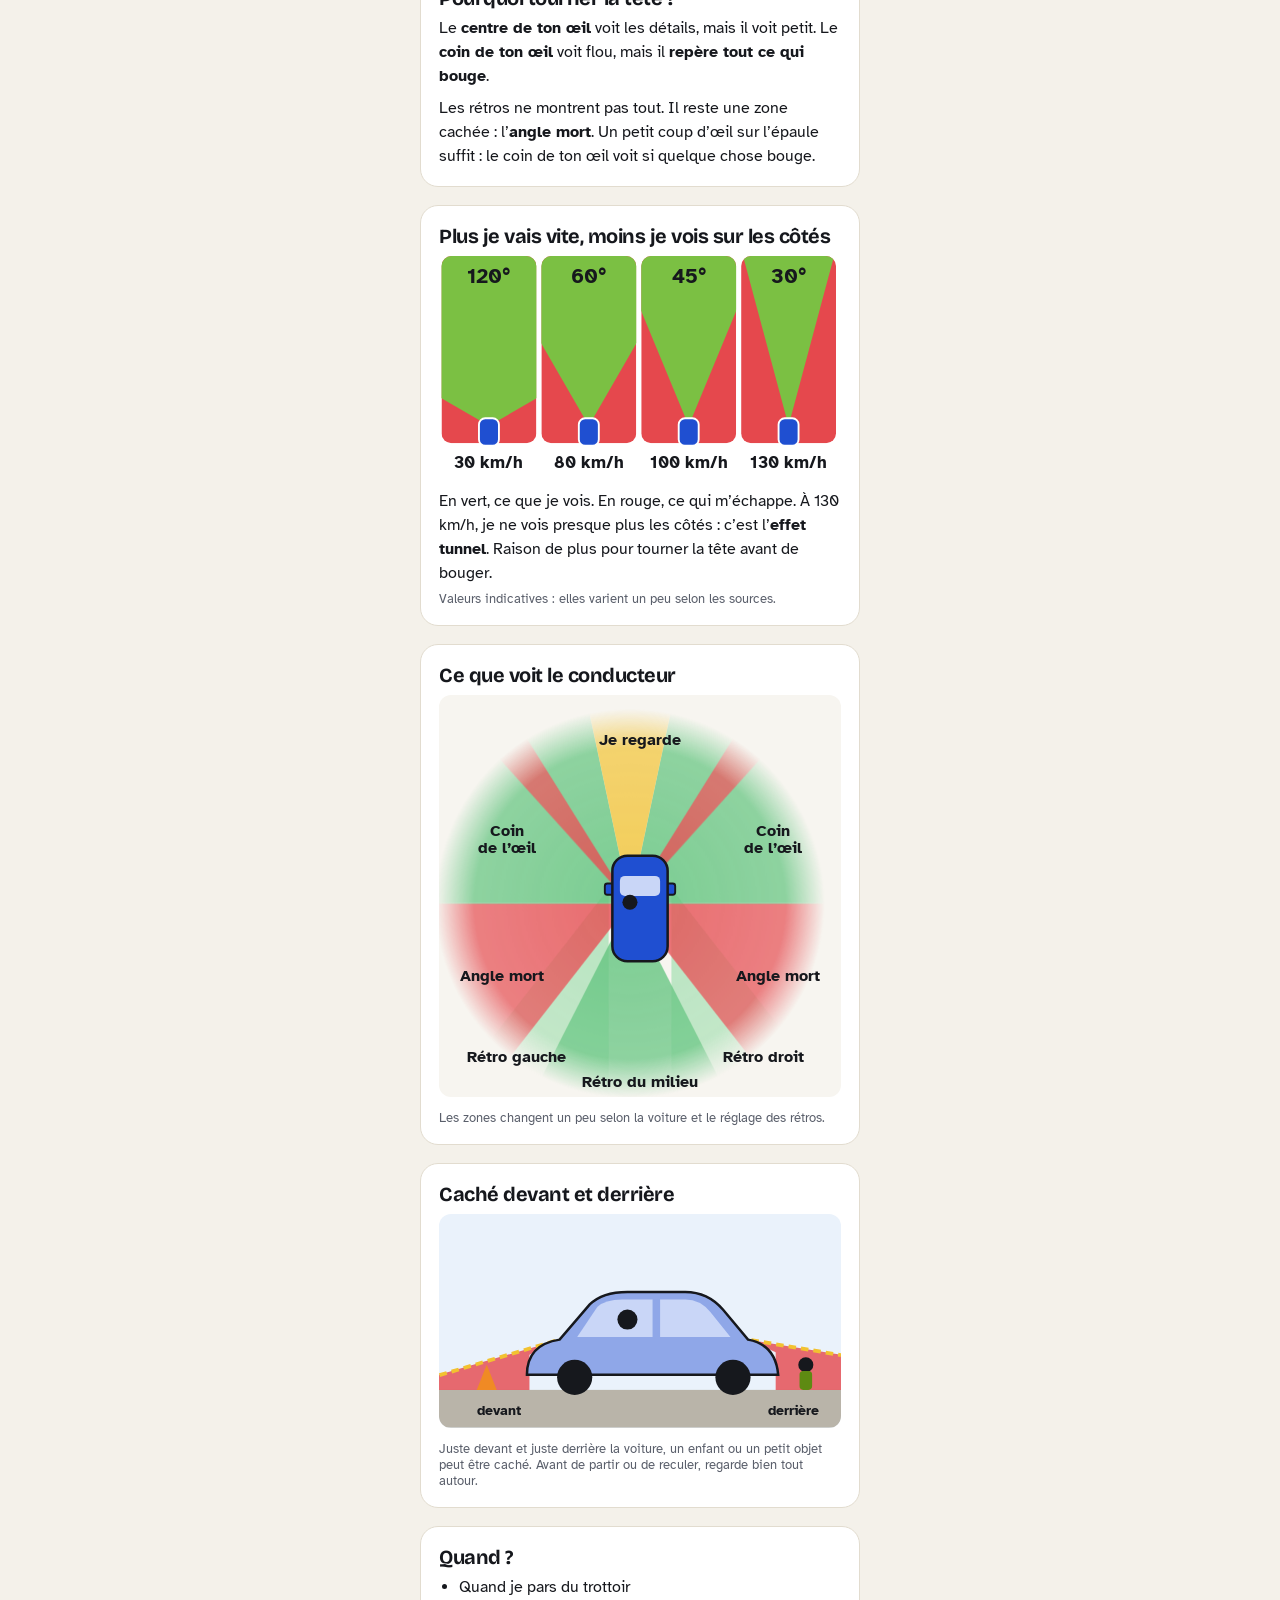
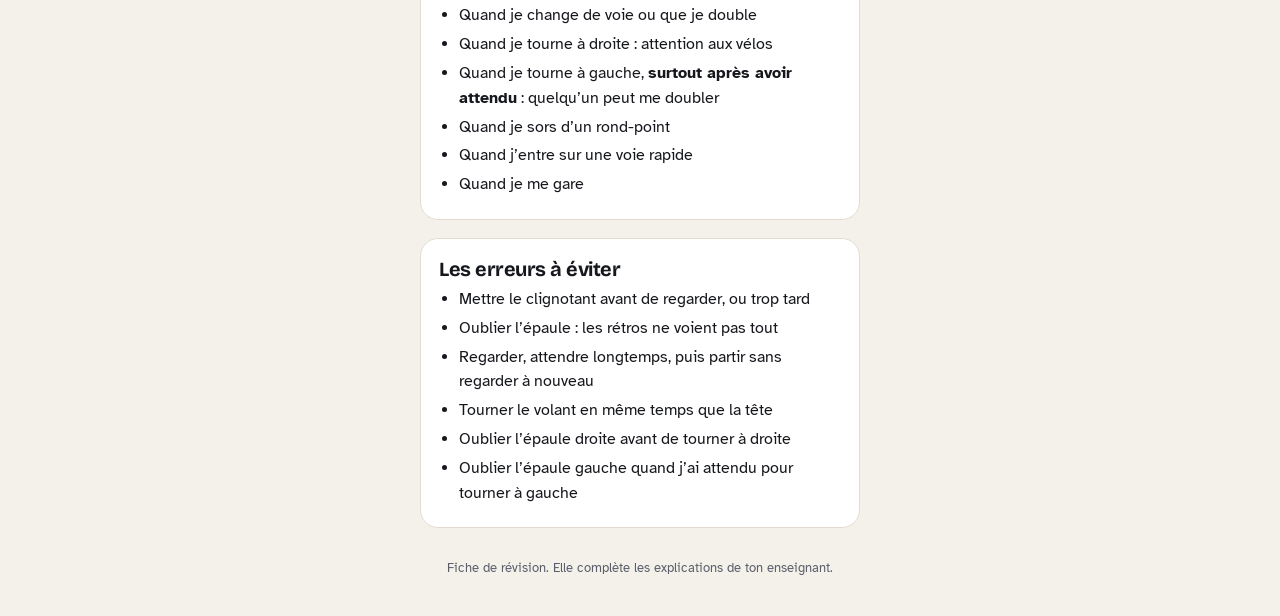
<file: fiches/vif.html>
<!doctype html>
<html lang="fr">
<head>
<meta charset="utf-8">
<meta name="viewport" content="width=device-width, initial-scale=1, viewport-fit=cover">
<title>Vérifier, Informer, Faire — Fiche</title>
<meta name="theme-color" content="#F4F1EA">
<link rel="preconnect" href="https://fonts.googleapis.com">
<link href="https://fonts.googleapis.com/css2?family=Atkinson+Hyperlegible:wght@400;700&family=Bricolage+Grotesque:opsz,wght@12..96,600;12..96,800&display=swap" rel="stylesheet">
<link rel="stylesheet" href="fiches.css">
<style>
  .stage{background:#2B2F36;border-radius:20px;overflow:hidden;position:relative}
  .stage svg{display:block;width:100%;height:auto}
  .steps{display:grid;grid-template-columns:repeat(3,minmax(0,1fr));gap:6px}
  .steps button{min-height:44px;border-radius:12px;border:1px solid var(--line2);background:var(--card);font-weight:700;font-size:13px;cursor:pointer;color:var(--ink2);padding:0 4px;line-height:1.1}
  .steps button[aria-current="true"]{background:var(--ink);color:#fff;border-color:var(--ink)}
  .caption{min-height:96px;font-size:17px;line-height:1.45}
  .caption b{font-family:var(--display);font-size:20px;display:block;margin-bottom:2px}
  .ctrl{display:flex;gap:10px;align-items:center}
  .key{display:flex;gap:12px;align-items:flex-start;padding:10px 0;border-bottom:1px solid var(--soft)}
  .key:last-child{border-bottom:0}
  .key .n{flex-shrink:0;width:36px;height:36px;border-radius:18px;background:var(--blue);color:#fff;font-family:var(--display);font-weight:800;display:flex;align-items:center;justify-content:center}
  .legend2{display:flex;flex-wrap:wrap;gap:12px;font-size:13px;color:var(--muted)}
  .legend2 i{display:inline-block;width:14px;height:14px;border-radius:3px;margin-right:6px;vertical-align:-2px}
  ul.clean{margin:0;padding-left:20px;line-height:1.55}
  ul.clean li{margin:4px 0}
  .zonetag{font-family:'Atkinson Hyperlegible',sans-serif;font-weight:700;font-size:13px}
</style>
</head>
<body>
<main id="app" style="gap:18px">
  <div class="row"><a class="icon-btn" href="./" id="backlink" aria-label="Retour"><svg viewBox="0 0 24 24" fill="none" stroke="currentColor" stroke-width="2.2" stroke-linecap="round" stroke-linejoin="round"><path d="M15 18l-6-6 6-6"/></svg></a>
    <div><div class="small muted" style="font-weight:700">Fiche · Regarder avant de bouger</div><h1 style="font-size:28px;font-weight:800;line-height:1.1">Vérifier, Informer, Faire</h1></div></div>

  <p style="margin:0;font-size:18px;line-height:1.5">Avant de bouger sur le côté, tu fais toujours <b>3 choses, dans l’ordre</b> :<br><b>1. Vérifier</b> : je regarde.<br><b>2. Informer</b> : je préviens.<br><b>3. Faire</b> : j’y vais.</p>

  <div class="seg" id="scen" role="group" aria-label="Choisir la situation"><button data-sc="lane" aria-pressed="true">Changement de voie</button><button data-sc="turn" aria-pressed="false">Tourner à gauche</button></div>
  <div class="stage" id="stage1" aria-label="Animation : changement de voie avec une moto qui passe des rétroviseurs à l'angle mort">
    <svg id="scene" viewBox="0 0 360 480" role="img" aria-labelledby="capT">
      <defs>
        <pattern id="dash" width="6" height="40" patternUnits="userSpaceOnUse"><rect width="6" height="22" fill="#F4F1EA"/></pattern>
        <radialGradient id="fade" cx="0" cy="0" r="1" gradientUnits="userSpaceOnUse" gradientTransform="translate(0 0) scale(250)">
          <stop offset="0" stop-color="#fff" stop-opacity="1"/><stop offset=".75" stop-color="#fff" stop-opacity=".9"/><stop offset="1" stop-color="#fff" stop-opacity="0"/>
        </radialGradient>
        <mask id="m"><circle id="maskc" cx="0" cy="0" r="250" fill="url(#fade)"/></mask>
      </defs>
      <rect width="360" height="480" fill="#3A3F47"/>
      <rect x="0" y="0" width="70" height="480" fill="#5E8A12" opacity=".35"/>
      <rect x="290" y="0" width="70" height="480" fill="#5E8A12" opacity=".35"/>
      <rect x="70" y="0" width="4" height="480" fill="#F4F1EA"/>
      <rect x="286" y="0" width="4" height="480" fill="#F4F1EA"/>
      <g id="dashes"><rect x="177" y="-40" width="6" height="560" fill="url(#dash)"/></g>
      <!-- zones de vision, centrées sur le conducteur -->
      <g id="vision" mask="url(#m)">
        <g id="rear"><path id="z_mirL" fill="#A8E0B5"/><path id="z_mirR" fill="#A8E0B5"/><path id="z_mirC" fill="#5CC27A"/></g>
        <g id="blindL"><path id="z_blindL" fill="#E5484D"/></g>
        <g id="blindR"><path id="z_blindR" fill="#E5484D"/></g>
        <g id="fan">
          <path id="z_perL" fill="#5CC27A"/><path id="z_perR" fill="#5CC27A"/>
          <path id="z_cen" fill="#F2C230"/>
        </g>
        <!-- montants du pare-brise : fixes, ils restent avec la voiture quand la tête tourne -->
        <path id="z_pilL" fill="#E5484D"/><path id="z_pilR" fill="#E5484D"/>
      </g>
      <!-- moto -->
      <g id="moto">
        <rect x="-7" y="-20" width="14" height="40" rx="7" fill="#16181D" stroke="#F4F1EA" stroke-width="2"/>
        <circle cx="0" cy="-2" r="7" fill="#C2410C" stroke="#F4F1EA" stroke-width="2"/>
        <circle id="ping" cx="0" cy="0" r="16" fill="none" stroke="#fff" stroke-width="3" opacity="0"/>
      </g>
      <g id="mtag" opacity="0" transform="translate(12 70)"><rect id="mtagbg" x="0" y="-14" width="250" height="28" rx="14" fill="#F4F1EA"/><text id="mtagt" class="zonetag" x="125" y="5" text-anchor="middle" fill="#16181D"></text></g>
      <!-- voiture de l'élève (conduite à gauche) -->
      <g id="car">
        <rect x="-26" y="-50" width="52" height="100" rx="14" fill="#1F4FD1" stroke="#F4F1EA" stroke-width="2"/>
        <rect x="-19" y="-30" width="38" height="20" rx="5" fill="#C9D6F7"/>
        <rect x="-19" y="22" width="38" height="14" rx="4" fill="#C9D6F7"/>
        <rect x="-33" y="-24" width="8" height="10" rx="3" fill="#1F4FD1" stroke="#F4F1EA" stroke-width="1.5"/>
        <rect x="25" y="-24" width="8" height="10" rx="3" fill="#1F4FD1" stroke="#F4F1EA" stroke-width="1.5"/>
        <circle id="bl1" cx="-22" cy="-46" r="6" fill="#FFB020" opacity="0"/>
        <circle id="bl2" cx="-22" cy="46" r="6" fill="#FFB020" opacity="0"/>
        <circle cx="-10" cy="-4" r="7" fill="#16181D" stroke="#F4F1EA" stroke-width="1.5"/>
      </g>
      <g id="badge"><rect x="12" y="12" width="168" height="34" rx="17" fill="#F4F1EA"/><text id="badgeT" x="96" y="34" text-anchor="middle" font-family="Atkinson Hyperlegible, sans-serif" font-weight="700" font-size="15" fill="#16181D">Situation</text></g>
      <g id="tick" opacity="0"><circle cx="330" cy="30" r="18" fill="#3E8E3A"/><path d="M321 30 l6 6 l12 -13" stroke="#fff" stroke-width="4" fill="none" stroke-linecap="round" stroke-linejoin="round"/></g>
      <g id="stopi" opacity="0"><circle cx="330" cy="30" r="18" fill="#C2410C"/><rect x="320" y="26" width="20" height="8" rx="2" fill="#fff"/></g>
    </svg>
  </div>
  <div class="stage" id="stage2" hidden aria-label="Animation : tourner à gauche après un arrêt, une moto dépasse par la gauche">
    <svg viewBox="0 0 360 480" role="img" aria-labelledby="capT">
      <defs>
        <radialGradient id="t_fade" cx="0" cy="0" r="1" gradientUnits="userSpaceOnUse" gradientTransform="scale(250)">
          <stop offset="0" stop-color="#fff" stop-opacity="1"/><stop offset=".75" stop-color="#fff" stop-opacity=".9"/><stop offset="1" stop-color="#fff" stop-opacity="0"/>
        </radialGradient>
        <mask id="t_m"><circle cx="0" cy="0" r="250" fill="url(#t_fade)"/></mask>
      </defs>
      <rect width="360" height="480" fill="#46601C"/>
      <rect x="70" y="0" width="220" height="480" fill="#3A3F47"/>
      <rect x="0" y="90" width="360" height="110" fill="#3A3F47"/>
      <g fill="#F4F1EA">
        <rect x="177" y="214" width="6" height="22"/><rect x="177" y="254" width="6" height="22"/><rect x="177" y="294" width="6" height="22"/><rect x="177" y="334" width="6" height="22"/><rect x="177" y="374" width="6" height="22"/><rect x="177" y="414" width="6" height="22"/><rect x="177" y="454" width="6" height="22"/>
        <rect x="177" y="0" width="6" height="22"/><rect x="177" y="40" width="6" height="22"/>
        <rect x="0" y="142" width="22" height="6"/><rect x="40" y="142" width="22" height="6"/><rect x="300" y="142" width="22" height="6"/><rect x="340" y="142" width="22" height="6"/>
      </g>
      <g id="t_vision" mask="url(#t_m)">
        <path id="t_z_mirL" fill="#A8E0B5"/><path id="t_z_mirR" fill="#A8E0B5"/><path id="t_z_mirC" fill="#5CC27A"/><path id="t_z_blindL" fill="#E5484D"/><path id="t_z_blindR" fill="#E5484D"/>
        <g id="t_fan"><path id="t_z_perL" fill="#5CC27A"/><path id="t_z_perR" fill="#5CC27A"/><path id="t_z_cen" fill="#F2C230"/></g>
        <path id="t_z_pilL" fill="#E5484D"/><path id="t_z_pilR" fill="#E5484D"/>
      </g>
      <g id="t_opp"><rect x="-24" y="-46" width="48" height="92" rx="13" fill="#9AA0A8" stroke="#F4F1EA" stroke-width="2"/><rect x="-17" y="-30" width="34" height="18" rx="5" fill="#D9DCE0"/><rect x="-17" y="20" width="34" height="12" rx="4" fill="#D9DCE0"/></g>
      <g id="t_moto"><rect x="-7" y="-20" width="14" height="40" rx="7" fill="#16181D" stroke="#F4F1EA" stroke-width="2"/><circle cx="0" cy="-2" r="7" fill="#C2410C" stroke="#F4F1EA" stroke-width="2"/><circle id="t_ping" cx="0" cy="0" r="16" fill="none" stroke="#fff" stroke-width="3" opacity="0"/></g>
      <g id="t_car">
        <rect x="-26" y="-50" width="52" height="100" rx="14" fill="#1F4FD1" stroke="#F4F1EA" stroke-width="2"/>
        <rect x="-19" y="-30" width="38" height="20" rx="5" fill="#C9D6F7"/><rect x="-19" y="22" width="38" height="14" rx="4" fill="#C9D6F7"/>
        <rect x="-33" y="-24" width="8" height="10" rx="3" fill="#1F4FD1" stroke="#F4F1EA" stroke-width="1.5"/><rect x="25" y="-24" width="8" height="10" rx="3" fill="#1F4FD1" stroke="#F4F1EA" stroke-width="1.5"/>
        <circle id="t_bl1" cx="-22" cy="-46" r="6" fill="#FFB020" opacity="0"/><circle id="t_bl2" cx="-22" cy="46" r="6" fill="#FFB020" opacity="0"/>
        <circle cx="-10" cy="-4" r="7" fill="#16181D" stroke="#F4F1EA" stroke-width="1.5"/>
      </g>
      <g><rect x="12" y="12" width="168" height="34" rx="17" fill="#F4F1EA"/><text id="t_badgeT" x="96" y="34" text-anchor="middle" font-family="Atkinson Hyperlegible, sans-serif" font-weight="700" font-size="15" fill="#16181D">Situation</text></g>
      <g id="t_mtag" opacity="0" transform="translate(12 70)"><rect id="t_mtagbg" x="0" y="-14" width="250" height="28" rx="14" fill="#F4F1EA"/><text id="t_mtagt" class="zonetag" x="125" y="5" text-anchor="middle" fill="#16181D"></text></g>
      <g id="t_tick" opacity="0"><circle cx="330" cy="30" r="18" fill="#3E8E3A"/><path d="M321 30 l6 6 l12 -13" stroke="#fff" stroke-width="4" fill="none" stroke-linecap="round" stroke-linejoin="round"/></g>
      <g id="t_stopi" opacity="0"><circle cx="330" cy="30" r="18" fill="#C2410C"/><rect x="320" y="26" width="20" height="8" rx="2" fill="#fff"/></g>
    </svg>
  </div>
  <div class="legend2"><span><i style="background:#F2C230"></i>je regarde</span><span><i style="background:#5CC27A"></i>coin de l’œil et rétro du milieu</span><span><i style="background:#A8E0B5"></i>rétros des côtés</span><span><i style="background:#E5484D"></i>je ne vois pas</span><span><i style="background:#9AA0A8"></i>voiture d’en face</span></div>

  <div class="caption" id="cap" aria-live="polite"><b id="capT">Situation</b><span id="capS"></span></div>
  <div class="steps" id="steps"></div>
  <div class="ctrl"><button class="btn btn-light" id="prev" style="width:auto;padding:0 18px;font-size:20px" aria-label="Étape précédente">‹</button><button class="btn btn-dark" id="play" style="flex:1">⏸ Pause</button><button class="btn btn-primary" id="next" style="width:auto;padding:0 18px">Suivant ›</button></div>

  <div class="card"><h2 style="font-size:20px;margin-bottom:6px">Les 3 étapes</h2>
    <div class="key"><span class="n">1</span><div><b>Vérifier</b> : rétro du milieu, rétro du côté où je vais, puis coup d’œil sur l’épaule. Pas libre ? J’attends.</div></div>
    <div class="key"><span class="n">2</span><div><b>Informer</b> : seulement quand c’est libre, je mets le clignotant. Puis <b>un dernier coup d’œil</b> à l’épaule juste avant de bouger.</div></div>
    <div class="key"><span class="n">3</span><div><b>Faire</b> : je bouge doucement. Puis j’arrête le clignotant.</div></div>
  </div>

  <div class="card"><h2 style="font-size:20px;margin-bottom:6px">Pourquoi tourner la tête ?</h2>
    <p style="margin:0 0 8px;line-height:1.5">Le <b>centre de ton œil</b> voit les détails, mais il voit petit. Le <b>coin de ton œil</b> voit flou, mais il <b>repère tout ce qui bouge</b>.</p>
    <p style="margin:0;line-height:1.5">Les rétros ne montrent pas tout. Il reste une zone cachée : l’<b>angle mort</b>. Un petit coup d’œil sur l’épaule suffit : le coin de ton œil voit si quelque chose bouge.</p>
  </div>

  <div class="card" id="champ"><h2 style="font-size:20px;margin-bottom:8px">Plus je vais vite, moins je vois sur les côtés</h2>
    <svg viewBox="0 0 322 176" role="img" aria-label="Champ de vision du conducteur : 120 degrés à 30 kilomètres-heure, 60 à 80, 45 à 100 et 30 à 130"><g><clipPath id="cv0"><rect x="2" y="0" width="76" height="150" rx="8"/></clipPath>
      <g clip-path="url(#cv0)"><rect x="2" y="0" width="76" height="150" fill="#E5484D"/>
      <path d="M40.0 136 L-306.4 -64.0 L386.4 -64.0 Z" fill="#7BC043"/></g>
      <rect x="32.0" y="130" width="16" height="22" rx="5" fill="#1F4FD1" stroke="#fff" stroke-width="1.5"/>
      <text x="40.0" y="22" text-anchor="middle" font-family="Atkinson Hyperlegible, sans-serif" font-weight="700" font-size="17" fill="#16181D">120°</text>
      <text x="40.0" y="170" text-anchor="middle" font-family="Atkinson Hyperlegible, sans-serif" font-weight="700" font-size="14" fill="#16181D">30 km/h</text></g><g><clipPath id="cv1"><rect x="82" y="0" width="76" height="150" rx="8"/></clipPath>
      <g clip-path="url(#cv1)"><rect x="82" y="0" width="76" height="150" fill="#E5484D"/>
      <path d="M120.0 136 L-80.0 -210.4 L320.0 -210.4 Z" fill="#7BC043"/></g>
      <rect x="112.0" y="130" width="16" height="22" rx="5" fill="#1F4FD1" stroke="#fff" stroke-width="1.5"/>
      <text x="120.0" y="22" text-anchor="middle" font-family="Atkinson Hyperlegible, sans-serif" font-weight="700" font-size="17" fill="#16181D">60°</text>
      <text x="120.0" y="170" text-anchor="middle" font-family="Atkinson Hyperlegible, sans-serif" font-weight="700" font-size="14" fill="#16181D">80 km/h</text></g><g><clipPath id="cv2"><rect x="162" y="0" width="76" height="150" rx="8"/></clipPath>
      <g clip-path="url(#cv2)"><rect x="162" y="0" width="76" height="150" fill="#E5484D"/>
      <path d="M200.0 136 L47.0 -233.6 L353.0 -233.6 Z" fill="#7BC043"/></g>
      <rect x="192.0" y="130" width="16" height="22" rx="5" fill="#1F4FD1" stroke="#fff" stroke-width="1.5"/>
      <text x="200.0" y="22" text-anchor="middle" font-family="Atkinson Hyperlegible, sans-serif" font-weight="700" font-size="17" fill="#16181D">45°</text>
      <text x="200.0" y="170" text-anchor="middle" font-family="Atkinson Hyperlegible, sans-serif" font-weight="700" font-size="14" fill="#16181D">100 km/h</text></g><g><clipPath id="cv3"><rect x="242" y="0" width="76" height="150" rx="8"/></clipPath>
      <g clip-path="url(#cv3)"><rect x="242" y="0" width="76" height="150" fill="#E5484D"/>
      <path d="M280.0 136 L176.4 -250.4 L383.6 -250.4 Z" fill="#7BC043"/></g>
      <rect x="272.0" y="130" width="16" height="22" rx="5" fill="#1F4FD1" stroke="#fff" stroke-width="1.5"/>
      <text x="280.0" y="22" text-anchor="middle" font-family="Atkinson Hyperlegible, sans-serif" font-weight="700" font-size="17" fill="#16181D">30°</text>
      <text x="280.0" y="170" text-anchor="middle" font-family="Atkinson Hyperlegible, sans-serif" font-weight="700" font-size="14" fill="#16181D">130 km/h</text></g></svg>
    <p style="margin:8px 0 0;line-height:1.5">En vert, ce que je vois. En rouge, ce qui m’échappe. À 130 km/h, je ne vois presque plus les côtés : c’est l’<b>effet tunnel</b>. Raison de plus pour tourner la tête avant de bouger.</p>
    <p class="small muted" style="margin:6px 0 0">Valeurs indicatives : elles varient un peu selon les sources.</p>
  </div>

  <div class="card"><h2 style="font-size:20px;margin-bottom:8px">Ce que voit le conducteur</h2>
    <svg id="map" viewBox="0 0 320 320" role="img" aria-label="Vue de dessus : vision centrale en jaune vers l'avant, vision périphérique en vert sur les côtés avant, angles morts en rouge sur les côtés arrière et au niveau des montants du pare-brise, rétroviseurs en vert vers l'arrière" style="width:100%;height:auto;border-radius:12px;background:#F7F5F0"></svg>
    <p class="small muted" style="margin:8px 0 0">Les zones changent un peu selon la voiture et le réglage des rétros.</p>
  </div>

  <div class="card"><h2 style="font-size:20px;margin-bottom:8px">Caché devant et derrière</h2>
    <svg viewBox="0 0 320 170" role="img" aria-label="Vue de côté : zone non visible juste devant et juste derrière la voiture, au ras du sol, où un enfant ou un obstacle bas peut être caché" style="width:100%;height:auto;border-radius:12px;background:#EAF2FB">
      <rect y="140" width="320" height="30" fill="#B9B4A9"/>
      <!-- zones cachées sous la ligne de regard -->
      <polygon points="96,100 0,128 0,140 72,140 72,112" fill="#E5484D" opacity=".8"/>
      <polygon points="246,100 320,112 320,140 268,140 268,110" fill="#E5484D" opacity=".8"/>
      <line x1="150" y1="84" x2="0" y2="128.4" stroke="#F2C230" stroke-width="3" stroke-dasharray="6 4"/>
      <line x1="150" y1="84" x2="320" y2="112.3" stroke="#F2C230" stroke-width="3" stroke-dasharray="6 4"/>
      <!-- voiture de profil -->
      <path d="M70 128 Q70 104 96 100 L120 72 Q130 62 150 62 L196 62 Q214 62 226 76 L246 100 Q268 104 270 128 Z" fill="#8FA7E8" stroke="#16181D" stroke-width="2"/>
      <path d="M126 74 Q132 68 146 68 L170 68 L170 98 L110 98 Z" fill="#C9D6F7"/>
      <path d="M176 68 L196 68 Q208 68 216 78 L232 98 L176 98 Z" fill="#C9D6F7"/>
      <circle cx="150" cy="84" r="8" fill="#16181D"/>
      <circle cx="108" cy="130" r="14" fill="#16181D"/><circle cx="234" cy="130" r="14" fill="#16181D"/>
      <!-- obstacles bas -->
      <path d="M30 140 L38 120 L46 140 Z" fill="#F08A24"/>
      <circle cx="292" cy="120" r="6" fill="#16181D"/><rect x="287" y="125" width="10" height="15" rx="3" fill="#5E8A12"/>
      <text x="30" y="160" font-family="Atkinson Hyperlegible, sans-serif" font-size="11" font-weight="700" fill="#16181D">devant</text>
      <text x="262" y="160" font-family="Atkinson Hyperlegible, sans-serif" font-size="11" font-weight="700" fill="#16181D">derrière</text>
    </svg>
    <p class="small muted" style="margin:8px 0 0">Juste devant et juste derrière la voiture, un enfant ou un petit objet peut être caché. Avant de partir ou de reculer, regarde bien tout autour.</p>
  </div>

  <div class="card"><h2 style="font-size:20px;margin-bottom:6px">Quand ?</h2>
    <ul class="clean"><li>Quand je pars du trottoir</li><li>Quand je change de voie ou que je double</li><li>Quand je tourne à droite : attention aux vélos</li><li>Quand je tourne à gauche, <b>surtout après avoir attendu</b> : quelqu’un peut me doubler</li><li>Quand je sors d’un rond-point</li><li>Quand j’entre sur une voie rapide</li><li>Quand je me gare</li></ul></div>

  <div class="card"><h2 style="font-size:20px;margin-bottom:6px">Les erreurs à éviter</h2>
    <ul class="clean"><li>Mettre le clignotant avant de regarder, ou trop tard</li><li>Oublier l’épaule : les rétros ne voient pas tout</li><li>Regarder, attendre longtemps, puis partir sans regarder à nouveau</li><li>Tourner le volant en même temps que la tête</li><li>Oublier l’épaule droite avant de tourner à droite</li><li>Oublier l’épaule gauche quand j’ai attendu pour tourner à gauche</li></ul></div>

  <p class="footer">Fiche de révision. Elle complète les explications de ton enseignant.</p>
</main>
<script>
(function () {
  'use strict';
  (function backlink() { // retour : liste des fiches ; ouverte depuis l'outil de l'enseignant (?o=1) : page précédente
    const bl = document.getElementById('backlink');
    bl.href = './'; bl.setAttribute('aria-label', 'Toutes les fiches');
    if (new URLSearchParams(location.search).has('o')) bl.addEventListener('click', function (e) { if (history.length > 1) { e.preventDefault(); history.back(); } });
  })();
  const $ = (id) => document.getElementById(id);
  const ease = (t) => t < .5 ? 2 * t * t : 1 - Math.pow(-2 * t + 2, 2) / 2;
  const lerp = (a, b, t) => a + (b - a) * t;
  const seg = (p, a, b) => Math.max(0, Math.min(1, (p - a) / (b - a)));
  const clamp = (v) => Math.max(0, Math.min(1, v));

  // Secteur angulaire (0° = vers l'avant, sens horaire) depuis (0,0)
  function sector(a1, a2, r) {
    const p = (a) => [Math.sin(a * Math.PI / 180) * r, -Math.cos(a * Math.PI / 180) * r];
    const [x1, y1] = p(a1), [x2, y2] = p(a2), large = (a2 - a1) > 180 ? 1 : 0;
    return `M0 0 L${x1.toFixed(1)} ${y1.toFixed(1)} A${r} ${r} 0 ${large} 1 ${x2.toFixed(1)} ${y2.toFixed(1)} Z`;
  }
  // Zones (en degrés, par rapport à l'axe de la voiture)
  const Z = {
    cen: [-12, 12], perL: [-90, -12], perR: [12, 90], pilL: [-42, -32], pilR: [32, 42],
    blindL: [-142, -90], blindR: [90, 142], mirR: [142, 180], mirC: [153, 207], mirL: [180, 218]
  };
  // Les rétros extérieurs partent des rétroviseurs eux-mêmes (position par rapport au conducteur)
  const MIR = { mirL: { x: -19, y: -15 }, mirR: { x: 39, y: -15 } };
  function drawZones(prefix, r) {
    Object.entries(Z).forEach(([k, [a, b]]) => {
      const el = $(prefix + k); if (!el) return;
      el.setAttribute('d', sector(a, b, r));
      if (MIR[k]) el.setAttribute('transform', `translate(${MIR[k].x} ${MIR[k].y})`);
    });
  }
  drawZones('z_', 250);
  drawZones('t_z_', 250);

  // Schéma fixe « ce que voit le conducteur »
  (function map() {
    const ns = 'http://www.w3.org/2000/svg', svg = $('map');
    svg.innerHTML = '<defs><radialGradient id="fd2" cx="0" cy="0" r="155" gradientUnits="userSpaceOnUse"><stop offset="0" stop-color="#fff"/><stop offset=".8" stop-color="#fff" stop-opacity=".85"/><stop offset="1" stop-color="#fff" stop-opacity="0"/></radialGradient><mask id="m2"><rect x="-170" y="-180" width="340" height="360" fill="url(#fd2)"/></mask></defs>';
    const g = document.createElementNS(ns, 'g'); g.setAttribute('transform', 'translate(152 166)'); g.setAttribute('mask', 'url(#m2)');
    const col = { cen: '#F2C230', perL: '#5CC27A', perR: '#5CC27A', pilL: '#E5484D', pilR: '#E5484D', blindL: '#E5484D', blindR: '#E5484D', mirC: '#5CC27A', mirL: '#A8E0B5', mirR: '#A8E0B5' };
    const MM = { mirL: 'translate(-17 -12)', mirR: 'translate(33 -12)' };
    ['mirL', 'mirR', 'mirC', 'blindL', 'blindR', 'perL', 'perR', 'pilL', 'pilR', 'cen'].forEach((k) => { const p = document.createElementNS(ns, 'path'); p.setAttribute('d', sector(Z[k][0], Z[k][1], 160)); if (MM[k]) p.setAttribute('transform', MM[k]); p.setAttribute('fill', col[k]); p.setAttribute('opacity', '.8'); g.appendChild(p); });
    svg.appendChild(g);
    svg.insertAdjacentHTML('beforeend', '<g transform="translate(160 170)"><rect x="-28" y="-20" width="7" height="9" rx="2" fill="#1F4FD1" stroke="#16181D" stroke-width="1.5"/><rect x="21" y="-20" width="7" height="9" rx="2" fill="#1F4FD1" stroke="#16181D" stroke-width="1.5"/><rect x="-22" y="-42" width="44" height="84" rx="12" fill="#1F4FD1" stroke="#16181D" stroke-width="2"/><rect x="-16" y="-26" width="32" height="16" rx="4" fill="#C9D6F7"/><circle cx="-8" cy="-5" r="6" fill="#16181D"/></g>' +
      ['<text x="160" y="40" text-anchor="middle">Je regarde</text>', '<text x="54" y="112" text-anchor="middle">Coin</text><text x="54" y="126" text-anchor="middle">de l’œil</text>', '<text x="266" y="112" text-anchor="middle">Coin</text><text x="266" y="126" text-anchor="middle">de l’œil</text>', '<text x="50" y="228" text-anchor="middle">Angle mort</text>', '<text x="270" y="228" text-anchor="middle">Angle mort</text>', '<text x="160" y="312" text-anchor="middle">Rétro du milieu</text>', '<text x="62" y="292" text-anchor="middle">Rétro gauche</text>', '<text x="258" y="292" text-anchor="middle">Rétro droit</text>'].map((t) => t.replace(/<text /g, '<text font-family="Atkinson Hyperlegible, sans-serif" font-size="13" font-weight="700" fill="#16181D" ')).join(''));
  })();

  const DRV = { dx: -10, dy: -4 };
  // Dans quelle zone se trouve la moto, vue du conducteur (avec la rotation de la tête)
  function zoneOf(mx, my, cx, cy, head) {
    const dx = mx - (cx + DRV.dx), dy = my - (cy + DRV.dy);
    const a = Math.atan2(dx, -dy) * 180 / Math.PI; // 0 = avant
    const inRange = (v, [lo, hi]) => { let x = v; while (x < lo) x += 360; while (x > lo + 360) x -= 360; return x <= hi; };
    const rel = a - head;
    if (inRange(a, Z.pilL) || inRange(a, Z.pilR)) return 'pil'; // les montants ne tournent pas avec la tête
    if (inRange(rel, Z.cen)) return 'cen';
    if (inRange(rel, Z.perL) || inRange(rel, Z.perR)) return 'per';
    const from = (o) => Math.atan2(mx - (cx + DRV.dx + o.x), -(my - (cy + DRV.dy + o.y))) * 180 / Math.PI;
    const inC = inRange(a, Z.mirC), inL = inRange(from(MIR.mirL), Z.mirL), inR = inRange(from(MIR.mirR), Z.mirR);
    if (inC && inL) return 'mirCL';
    if (inC && inR) return 'mirCR';
    if (inC) return 'mirC';
    if (inL) return 'mirL';
    if (inR) return 'mirR';
    return 'blind';
  }
  const TAG = { mirCL: 'rétro du milieu et de gauche', mirCR: 'rétro du milieu et de droite', mirC: 'rétro du milieu', mirL: 'rétro de gauche', mirR: 'rétro de droite', blind: 'angle mort, invisible !', per: 'coin de l’œil', cen: 'je la regarde', pil: 'cachée par le montant' };
  const ZONE_EL = { mirCL: ['z_mirC', 'z_mirL'], mirCR: ['z_mirC', 'z_mirR'], mirC: ['z_mirC'], mirL: ['z_mirL'], mirR: ['z_mirR'], blind: ['z_blindL'], per: ['z_perL'], cen: ['z_cen'], pil: ['z_pilL'] };
  const ZIDS = ['z_mirC', 'z_mirL', 'z_mirR', 'z_blindL', 'z_blindR', 'z_perL', 'z_perR', 'z_pilL', 'z_pilR', 'z_cen'];

  // Partie commune : zones, étiquette, clignotants, icônes (préfixe '' ou 't_')
  function common(P, s, mx, my, cx, cy) {
    ZIDS.forEach((id) => $(P + id).setAttribute('opacity', .22));
    let zone = null;
    if (s.focus && my > -40 && my < 500) {
      zone = zoneOf(mx, my, cx, cy, s.head || 0);
      if (s.keep) $(P + s.keep).setAttribute('opacity', .6);
      (ZONE_EL[zone] || []).forEach((id) => $(P + id).setAttribute('opacity', .75));
      const red = zone === 'blind' || zone === 'pil';
      $(P + 'mtag').setAttribute('opacity', 1);
      $(P + 'mtagt').textContent = 'Moto : ' + TAG[zone];
      $(P + 'mtagbg').setAttribute('fill', red ? '#E5484D' : '#F4F1EA');
      $(P + 'mtagt').setAttribute('fill', red ? '#fff' : '#16181D');
    } else $(P + 'mtag').setAttribute('opacity', 0);
    const now = performance.now();
    $(P + 'ping').setAttribute('opacity', s.ping && Math.floor(now / 300) % 2 === 0 ? 1 : 0);
    const on = s.blink && Math.floor(now / 380) % 2 === 0;
    $(P + 'bl1').setAttribute('opacity', on ? 1 : 0); $(P + 'bl2').setAttribute('opacity', on ? 1 : 0);
    $(P + 'tick').setAttribute('opacity', s.tick || 0); $(P + 'stopi').setAttribute('opacity', s.stop || 0);
  }

  // ---------- Scénario 1 : changement de voie ----------
  const CAR_Y = 300;
  const LANE = [
    { d: 3200, t: 'Le décor', k: 'Départ', s: 'Je suis à droite. Je veux aller à gauche. Jaune : ce que je regarde. Vert : ce que je vois du coin de l’œil. Rouge : ce que je ne vois pas.',
      f: (p) => ({ moto: lerp(560, 480, p), car: 220, head: 0 }) },
    { d: 3600, t: '1. Je regarde mes rétros', k: 'Rétros', s: 'Rétro du milieu, puis rétro de gauche. Une moto arrive. Je la vois.',
      f: (p) => ({ moto: lerp(480, 420, p), car: 220, head: 0, focus: 1, keep: 'z_mirL' }) },
    { d: 4200, t: 'La moto disparaît !', k: 'Disparue', s: 'La moto sort de mes rétros. Elle est dans l’angle mort : la zone que je ne vois pas.',
      f: (p) => ({ moto: lerp(420, 330, ease(p)), car: 220, head: 0, focus: 1, keep: 'z_mirL' }) },
    { d: 4200, t: '1. Coup d’œil sur l’épaule', k: 'Épaule', s: 'Je tourne vite la tête à gauche. Le coin de mon œil voit la moto bouger. Pas libre ? Pas de clignotant. J’attends.',
      f: (p) => ({ moto: lerp(330, 318, p), car: 220, head: -90 * ease(Math.min(1, p * 2)), focus: 1, stop: p > .45 ? 1 : 0, ping: p > .45 }) },
    { d: 3600, t: '1. Je regarde encore', k: 'Libre', s: 'La moto est passée. Je regarde encore : rétro et épaule. C’est libre !',
      f: (p) => ({ moto: lerp(318, -60, ease(p)), car: 220, head: p < .5 ? lerp(-90, 0, ease(p * 2)) : (p < .75 ? 0 : -90 * ease((p - .75) * 4)), focus: 1, tick: p > .85 ? 1 : 0 }) },
    { d: 4600, t: '2. Je préviens', k: 'Clignotant', s: 'Maintenant seulement, je mets le clignotant. Les autres savent ce que je vais faire. Juste avant de bouger : un dernier coup d’œil à l’épaule.',
      f: (p) => ({ moto: -60, car: 220, head: p < .3 ? lerp(-90, 0, ease(p / .3)) : (p < .55 ? 0 : -90 * Math.sin(seg(p, .55, .95) * Math.PI)), blink: true, tick: 1 }) },
    { d: 3400, t: '3. J’y vais', k: 'J’y vais', s: 'Je change de voie doucement. Puis j’arrête le clignotant.',
      f: (p) => ({ moto: -60, car: lerp(220, 140, ease(p)), head: 0, blink: p < .85 }) }
  ];
  function drawLane(st, p) {
    const s = st.f(p), mx = 140, my = s.moto;
    $('car').setAttribute('transform', `translate(${s.car} ${CAR_Y})`);
    $('vision').setAttribute('transform', `translate(${s.car + DRV.dx} ${CAR_Y + DRV.dy})`);
    $('fan').setAttribute('transform', `rotate(${s.head || 0})`);
    $('moto').setAttribute('transform', `translate(${mx} ${my})`);
    common('', s, mx, my, s.car, CAR_Y);
    $('badgeT').textContent = st.k;
    $('dashes').setAttribute('transform', `translate(0 ${paused ? 0 : (performance.now() / 12) % 40})`);
  }

  // ---------- Scénario 2 : tourner à gauche après un arrêt ----------
  const TX = 210, TY = 170, MX2 = 135;
  // Trajectoire du virage : tout droit, quart de cercle, puis vers la gauche
  function turnPath(p) {
    const q = ease(p), C = { x: 160, y: 160 }, R = TX - C.x;
    if (q < .1) return { x: TX, y: lerp(TY, C.y, q / .1), h: 0 };
    if (q < .6) { const th = (q - .1) / .5 * Math.PI / 2; return { x: C.x + R * Math.cos(th), y: C.y - R * Math.sin(th), h: -th * 180 / Math.PI }; }
    return { x: lerp(C.x, 34, (q - .6) / .4), y: C.y - R, h: -90 };
  }
  const TURN = [
    { d: 3800, t: 'Le décor', k: 'Départ', s: 'Je veux tourner à gauche. Mon clignotant est mis. Je suis au milieu du carrefour. J’attends : la voiture d’en face passe d’abord.',
      f: (p) => ({ opp: lerp(-60, 600, p), moto: 700, head: 0, blink: true }) },
    { d: 3600, t: 'J’attends… et je surveille', k: 'Rétros', s: 'Pendant que j’attends, je regarde mes rétros. Une moto arrive derrière moi. Elle veut me doubler par la gauche.',
      f: (p) => ({ opp: 700, moto: lerp(640, 262, p), head: 0, blink: true, focus: 1, keep: 'z_mirL' }) },
    { d: 4000, t: 'En face, c’est libre… mais !', k: 'Disparue', s: 'Plus personne en face. Mais la moto est dans mon angle mort. Si je tourne sans regarder : accident !',
      f: (p) => ({ opp: 700, moto: lerp(262, 195, ease(p)), head: 0, blink: true, focus: 1, keep: 'z_mirL' }) },
    { d: 4200, t: '1. Coup d’œil sur l’épaule', k: 'Épaule', s: 'Avant de tourner, je regarde vite à gauche. Je vois la moto. Je ne bouge pas.',
      f: (p) => ({ opp: 700, moto: lerp(195, 188, p), head: -90 * ease(Math.min(1, p * 2)), blink: true, focus: 1, stop: p > .45 ? 1 : 0, ping: p > .45 }) },
    { d: 3800, t: '1. Je regarde encore', k: 'Libre', s: 'La moto est partie. Rétro, épaule, en face : tout est libre. Dernier coup d’œil à l’épaule juste avant de tourner.',
      f: (p) => ({ opp: 700, moto: lerp(188, -60, ease(p)), head: p < .5 ? lerp(-90, 0, ease(p * 2)) : (p < .75 ? 0 : -90 * ease((p - .75) * 4)), blink: true, focus: 1, tick: p > .85 ? 1 : 0 }) },
    { d: 4200, t: '3. J’y vais', k: 'J’y vais', s: 'Je tourne à gauche, sans traîner. Puis je vérifie que le clignotant s’est arrêté.',
      f: (p) => ({ opp: 700, moto: -60, head: 0, blink: p < .8, car: turnPath(p), novision: true }) }
  ];
  function drawTurn(st, p) {
    const s = st.f(p), c = s.car || { x: TX, y: TY, h: 0 }, mx = MX2, my = s.moto;
    $('t_car').setAttribute('transform', `translate(${c.x.toFixed(1)} ${c.y.toFixed(1)}) rotate(${c.h.toFixed(1)})`);
    $('t_vision').setAttribute('transform', `translate(${TX + DRV.dx} ${TY + DRV.dy})`);
    $('t_vision').setAttribute('opacity', s.novision ? 0 : 1);
    $('t_fan').setAttribute('transform', `rotate(${s.head || 0})`);
    $('t_moto').setAttribute('transform', `translate(${mx} ${my})`);
    $('t_opp').setAttribute('transform', `translate(130 ${s.opp}) rotate(180)`);
    common('t_', s, mx, my, TX, TY);
    $('t_badgeT').textContent = st.k;
  }

  const SC = { lane: { steps: LANE, draw: drawLane, stage: 'stage1' }, turn: { steps: TURN, draw: drawTurn, stage: 'stage2' } };
  let cur = SC.lane, idx = 0, t0 = performance.now(), paused = false, pauseAt = 0;
  const stepsEl = $('steps');
  function buildSteps() {
    stepsEl.innerHTML = '';
    cur.steps.slice(1).forEach((st, i) => { const b = document.createElement('button'); b.textContent = st.k; b.addEventListener('click', () => go(i + 1)); stepsEl.appendChild(b); });
  }
  function go(i) { idx = i; t0 = performance.now(); if (paused) pauseAt = t0; }
  function setScen(key) {
    cur = SC[key];
    Object.values(SC).forEach((c) => { $(c.stage).hidden = c !== cur; });
    [...$('scen').children].forEach((b) => b.setAttribute('aria-pressed', String(b.dataset.sc === key)));
    buildSteps(); go(0);
    try { history.replaceState(null, '', key === 'turn' ? '#gauche' : location.pathname + location.search); } catch (e) {}
  }
  $('scen').addEventListener('click', (e) => { const b = e.target.closest('button[data-sc]'); if (b) setScen(b.dataset.sc); });
  function draw(p) {
    const st = cur.steps[idx];
    cur.draw(st, p);
    $('capT').textContent = st.t; $('capS').textContent = st.s;
    [...stepsEl.children].forEach((b, i) => b.setAttribute('aria-current', String(i + 1 === idx)));
  }
  function loop(now) {
    if (!paused) { let p = (now - t0) / cur.steps[idx].d; if (p >= 1 + 1500 / cur.steps[idx].d) { t0 = now; p = 0; } draw(clamp(p)); }
    else draw(clamp((pauseAt - t0) / cur.steps[idx].d));
    requestAnimationFrame(loop);
  }
  $('play').addEventListener('click', () => {
    if (paused) { t0 += performance.now() - pauseAt; paused = false; $('play').textContent = '⏸ Pause'; }
    else { paused = true; pauseAt = performance.now(); $('play').textContent = '▶ Lecture'; }
  });
  $('prev').addEventListener('click', () => go(Math.max(0, idx - 1)));
  $('next').addEventListener('click', () => { go((idx + 1) % cur.steps.length); });
  buildSteps();
  if (location.hash === '#gauche') setScen('turn');
  window.addEventListener('hashchange', () => setScen(location.hash === '#gauche' ? 'turn' : 'lane'));
  if (window.matchMedia('(prefers-reduced-motion: reduce)').matches) { paused = true; pauseAt = performance.now(); $('play').textContent = '▶ Lecture'; }
  requestAnimationFrame(loop);
})();
</script>
</body>
</html>
</file>
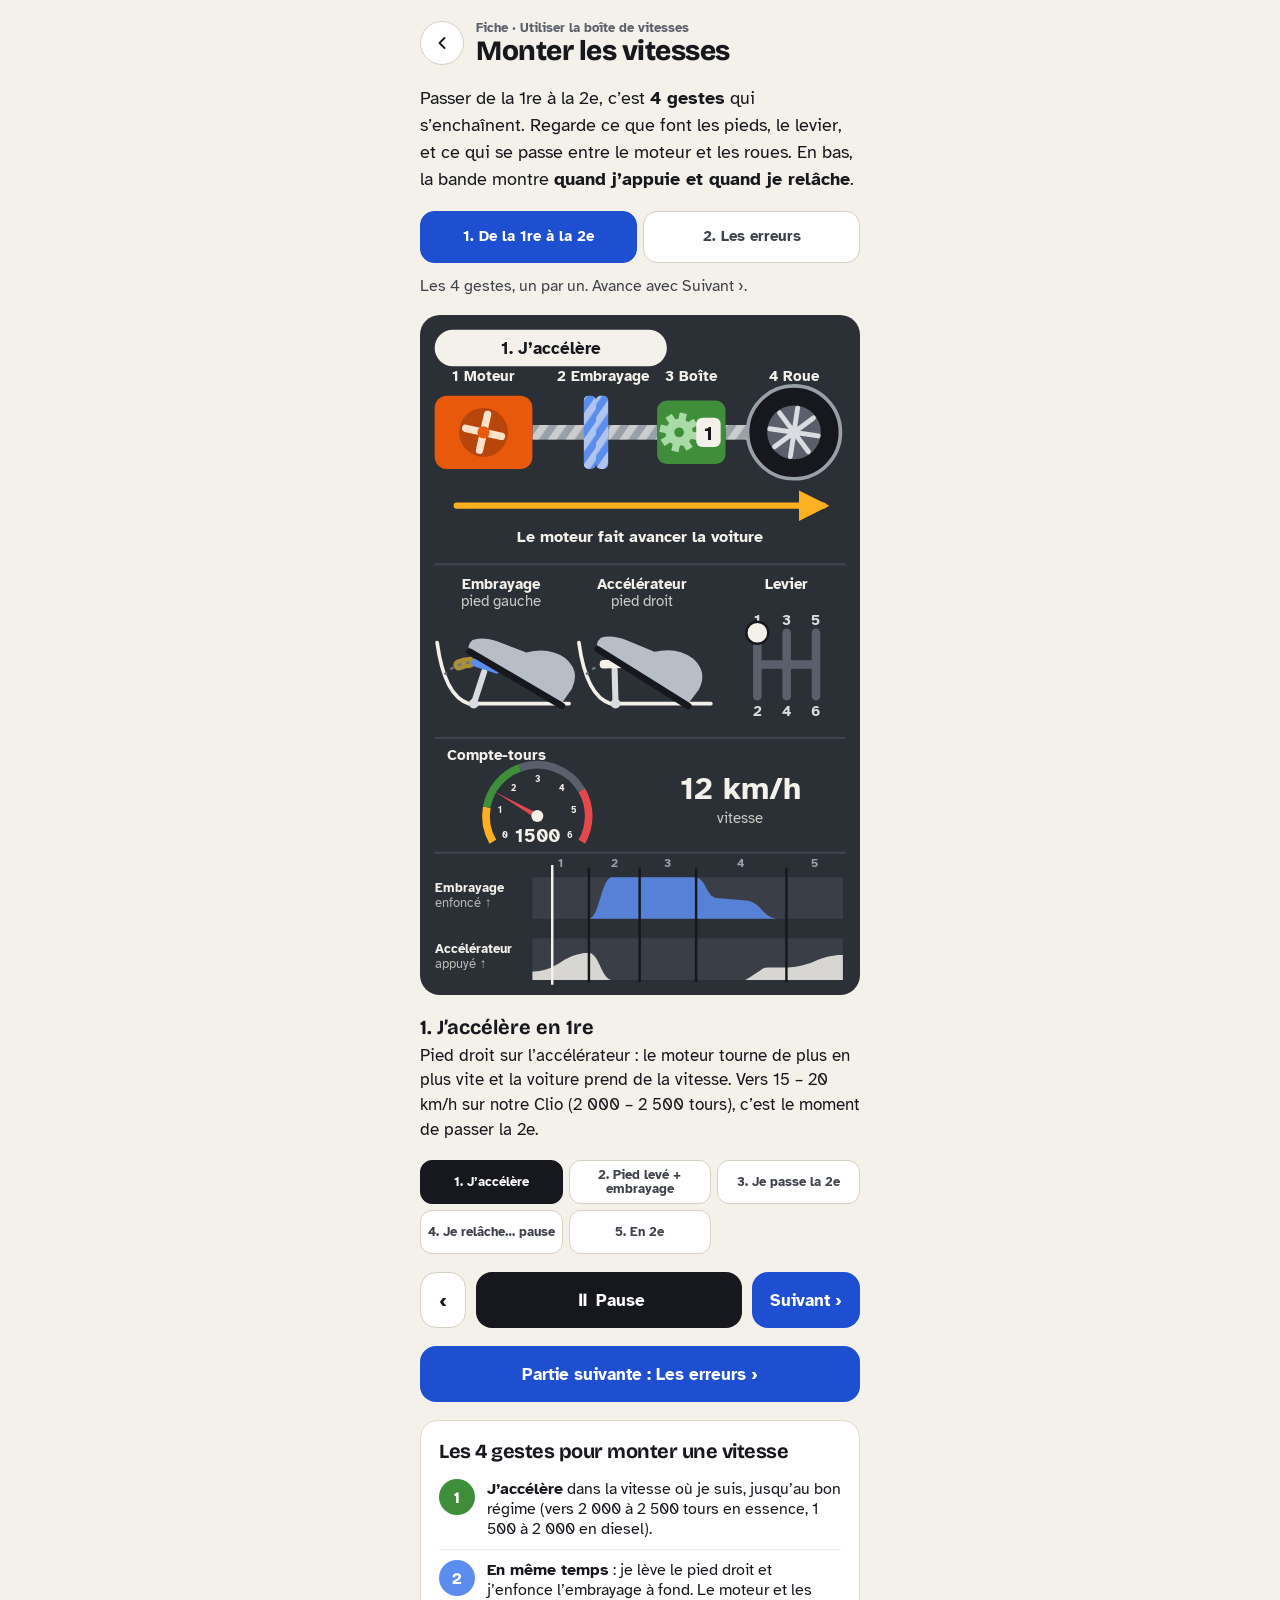
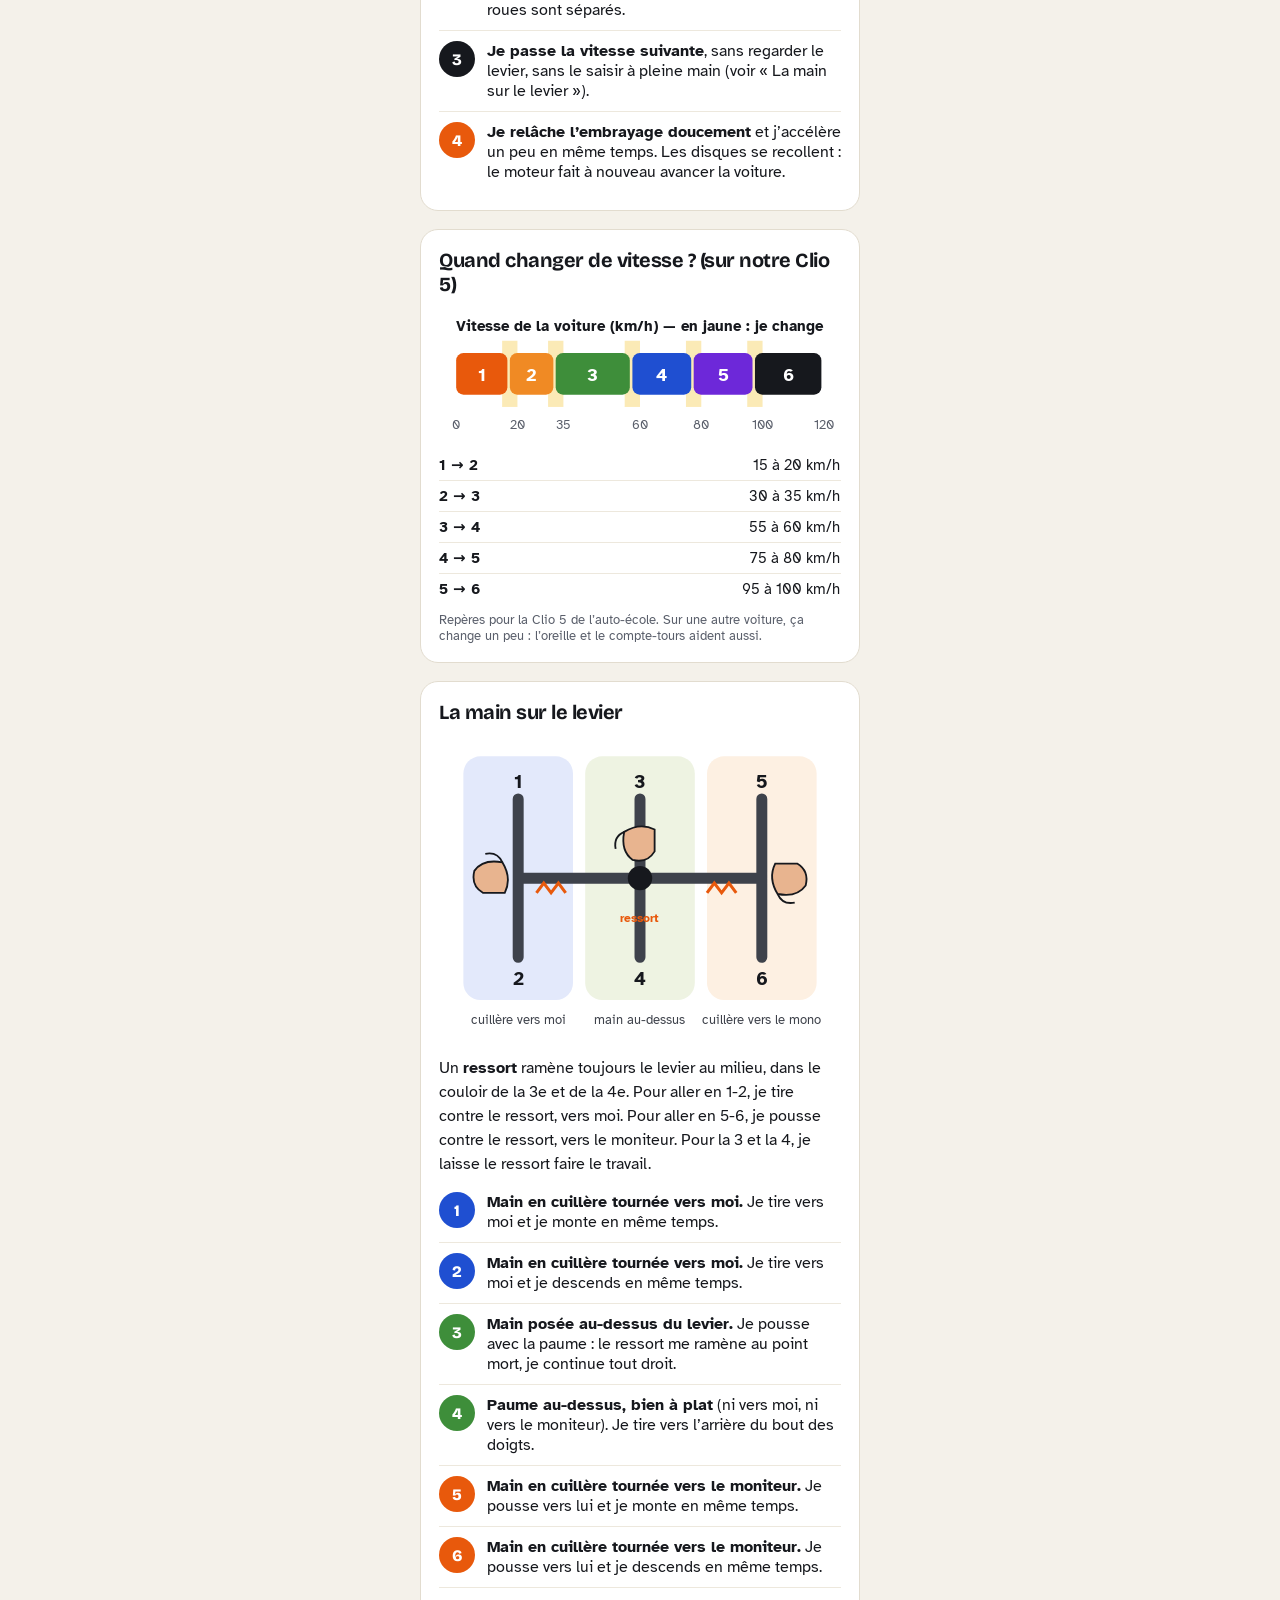
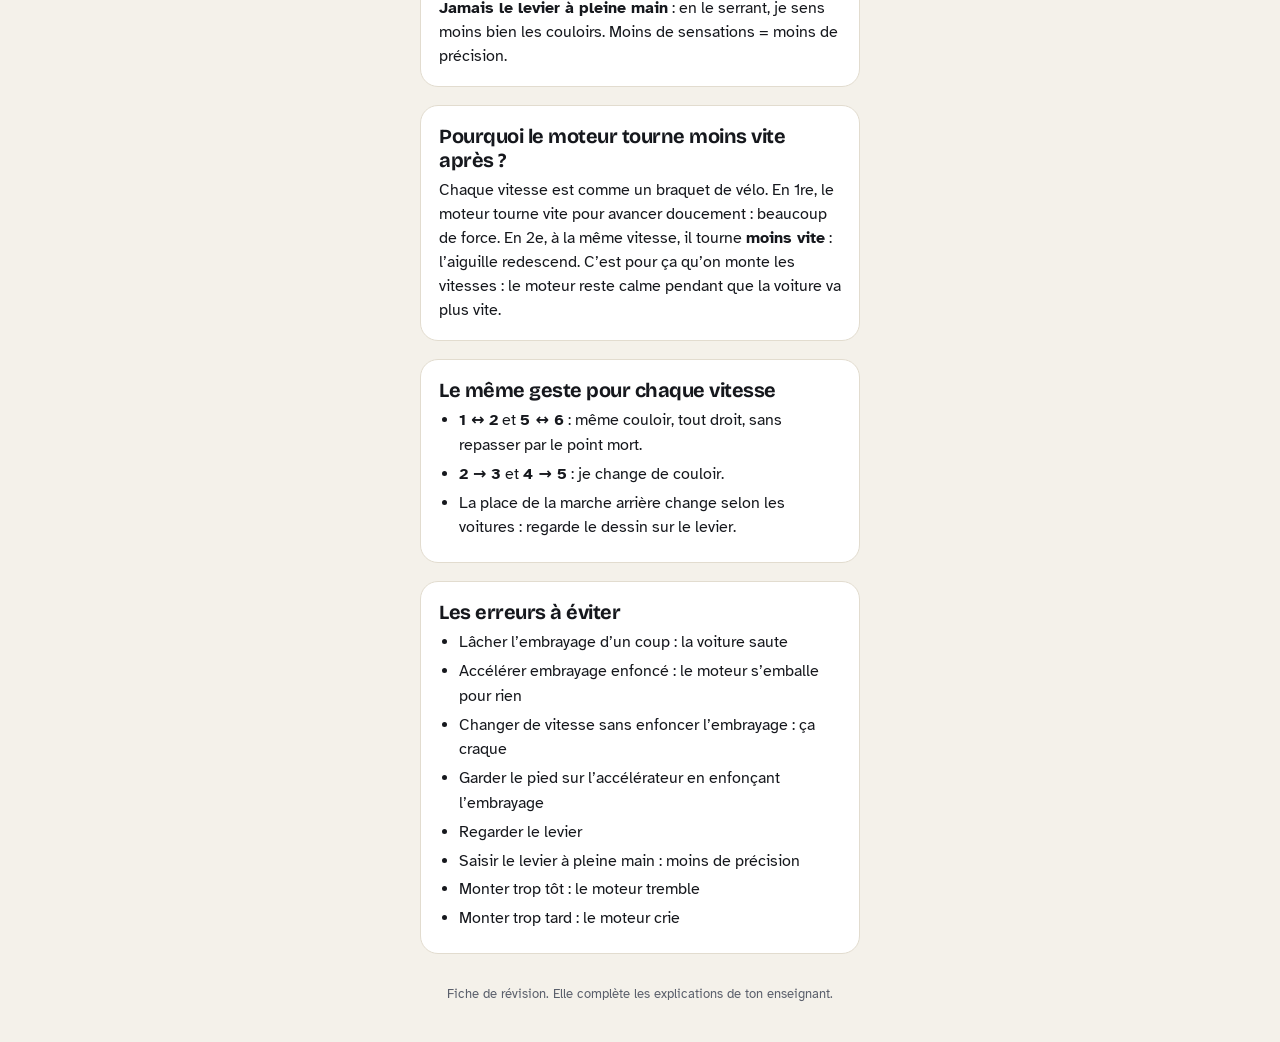
<file: fiches/vitesses.html>
<!doctype html>
<html lang="fr">
<head>
<meta charset="utf-8">
<meta name="viewport" content="width=device-width, initial-scale=1, viewport-fit=cover">
<title>Monter les vitesses — Fiche</title>
<meta name="theme-color" content="#F4F1EA">
<link rel="preconnect" href="https://fonts.googleapis.com">
<link href="https://fonts.googleapis.com/css2?family=Atkinson+Hyperlegible:wght@400;700&family=Bricolage+Grotesque:opsz,wght@12..96,600;12..96,800&display=swap" rel="stylesheet">
<link rel="stylesheet" href="fiches.css">
<style>
  .stage{background:#2B2F36;border-radius:20px;overflow:hidden;position:relative}
  .stage svg{display:block;width:100%;height:auto}
  .steps{display:grid;grid-template-columns:repeat(3,minmax(0,1fr));gap:6px}
  .steps button{min-height:44px;border-radius:12px;border:1px solid var(--line2);background:var(--card);font-weight:700;font-size:13px;cursor:pointer;color:var(--ink2);padding:0 4px;line-height:1.1}
  .steps button[aria-current="true"]{background:var(--ink);color:#fff;border-color:var(--ink)}
  .caption{min-height:120px;font-size:17px;line-height:1.45}
  .caption b{font-family:var(--display);font-size:20px;display:block;margin-bottom:2px}
  .ctrl{display:flex;gap:10px;align-items:center}
  .key{display:flex;gap:12px;align-items:flex-start;padding:10px 0;border-bottom:1px solid var(--soft)}
  .key:last-child{border-bottom:0}
  .key .n{flex-shrink:0;width:36px;height:36px;border-radius:18px;color:#fff;font-family:var(--display);font-weight:800;display:flex;align-items:center;justify-content:center}
  ul.clean{margin:0;padding-left:20px;line-height:1.55}
  ul.clean li{margin:4px 0}
  .two{display:grid;grid-template-columns:1fr 1fr;gap:10px}
  .two>div{border-radius:14px;padding:12px;line-height:1.45;font-size:15px}
  .lbl{font-family:'Atkinson Hyperlegible',sans-serif;font-weight:700}
  .card svg{display:block;width:100%;height:auto}
  .shaftA{animation:shaftRun .5s linear infinite}
  .wheelA{animation:wheelTurn 1.2s linear infinite;transform-box:fill-box;transform-origin:center}
  @keyframes shaftRun{to{stroke-dashoffset:-12}}
  @keyframes wheelTurn{to{transform:rotate(-360deg)}}
  @media (prefers-reduced-motion:reduce){.shaftA,.wheelA{animation:none}}
  .chap{display:grid;grid-template-columns:1fr 1fr;gap:6px}
  .chap button{min-height:52px;border-radius:14px;border:1px solid var(--line2);background:var(--card);font-weight:800;font-size:15px;cursor:pointer;color:var(--ink2);line-height:1.15;padding:4px 8px}
  .chap button[aria-pressed="true"]{background:var(--blue);border-color:var(--blue);color:#fff}
  .steps.n2{grid-template-columns:1fr 1fr}
</style>
</head>
<body>
<main id="app" style="gap:18px">
  <div class="row"><a class="icon-btn" href="./" id="backlink" aria-label="Retour"><svg viewBox="0 0 24 24" fill="none" stroke="currentColor" stroke-width="2.2" stroke-linecap="round" stroke-linejoin="round"><path d="M15 18l-6-6 6-6"/></svg></a>
    <div><div class="small muted" style="font-weight:700">Fiche · Utiliser la boîte de vitesses</div><h1 style="font-size:28px;font-weight:800;line-height:1.1">Monter les vitesses</h1></div></div>

  <p style="margin:0;font-size:18px;line-height:1.5">Passer de la 1re à la 2e, c’est <b>4 gestes</b> qui s’enchaînent. Regarde ce que font les pieds, le levier, et ce qui se passe entre le moteur et les roues. En bas, la bande montre <b>quand j’appuie et quand je relâche</b>.</p>

  <div class="chap" id="chap" role="group" aria-label="Choisir une partie"></div>
  <p id="chapI" style="margin:-6px 0 0;font-size:16px;line-height:1.4;color:var(--ink2)"></p>
  <div class="stage" aria-label="Animation : moteur, embrayage, boîte de vitesses et roue, avec la pédale d'embrayage, l'accélérateur et le compte-tours">
    <svg id="scene" viewBox="0 0 360 556" role="img" aria-labelledby="capT">
      <defs>
        <pattern id="stripe" width="12" height="12" patternUnits="userSpaceOnUse" patternTransform="rotate(35)"><rect width="6" height="12" fill="#F4F1EA" opacity=".55"/></pattern>
        <marker id="ah" viewBox="0 0 10 10" refX="8" refY="5" markerWidth="5" markerHeight="5" orient="auto-start-reverse"><path d="M0 0 L10 5 L0 10 Z" fill="context-stroke"/></marker>
      </defs>
      <!-- étiquettes -->
      <g class="lbl" font-size="12" fill="#F4F1EA" text-anchor="middle">
        <text x="52" y="54">1 Moteur</text><text x="150" y="54">2 Embrayage</text><text x="222" y="54">3 Boîte</text><text x="306" y="54">4 Roue</text>
      </g>
      <!-- arbres (les rayures défilent = ça tourne) -->
      <g id="sh1"><rect x="92" y="90" width="44" height="12" fill="#9AA0A8"/><rect id="sh1s" x="80" y="90" width="68" height="12" fill="url(#stripe)" clip-path="url(#c1)"/></g>
      <clipPath id="c1"><rect x="92" y="90" width="44" height="12"/></clipPath>
      <g id="sh2"><rect id="sh2r" x="156" y="90" width="38" height="12" fill="#9AA0A8"/><rect id="sh2s" x="144" y="90" width="62" height="12" fill="url(#stripe)" clip-path="url(#c2)"/></g>
      <clipPath id="c2"><rect id="c2r" x="156" y="90" width="38" height="12"/></clipPath>
      <g id="sh3"><rect x="250" y="90" width="20" height="12" fill="#9AA0A8"/><rect id="sh3s" x="238" y="90" width="44" height="12" fill="url(#stripe)" clip-path="url(#c3)"/></g>
      <clipPath id="c3"><rect x="250" y="90" width="20" height="12"/></clipPath>
      <!-- moteur -->
      <rect x="12" y="66" width="80" height="60" rx="10" fill="#E8590C"/>
      <g transform="translate(52 96)"><circle r="20" fill="#B8460A"/><g id="fanE"><rect x="-3" y="-18" width="6" height="36" rx="3" fill="#FFE2CC"/><rect x="-18" y="-3" width="36" height="6" rx="3" fill="#FFE2CC"/></g><circle r="5" fill="#E8590C"/></g>
      <!-- embrayage : disque côté moteur + disque côté boîte -->
      <g id="discA"><rect x="134" y="66" width="10" height="60" rx="4" fill="#5B8DEF"/><rect id="discAs" x="134" y="40" width="10" height="112" fill="url(#stripe)" clip-path="url(#cA)"/></g>
      <clipPath id="cA"><rect x="134" y="66" width="10" height="60" rx="4"/></clipPath>
      <g id="discB"><rect x="0" y="66" width="10" height="60" rx="4" fill="#5B8DEF"/><rect id="discBs" x="0" y="40" width="10" height="112" fill="url(#stripe)" clip-path="url(#cB)"/></g>
      <clipPath id="cB"><rect id="cBr" x="0" y="66" width="10" height="60" rx="4"/></clipPath>
      <g id="spark" opacity="0"><path d="M144 76 l6 -8 M144 96 l8 0 M144 116 l6 8" stroke="#FFD43B" stroke-width="3" stroke-linecap="round"/></g>
      <!-- boîte -->
      <rect x="194" y="70" width="56" height="52" rx="8" fill="#3E8E3A"/>
      <g transform="translate(212 96)"><g id="gear"><circle r="11" fill="#A9DBA6"/><g fill="#A9DBA6"><rect x="-3" y="-16" width="6" height="32"/><rect x="-16" y="-3" width="32" height="6"/><rect x="-3" y="-16" width="6" height="32" transform="rotate(45)"/><rect x="-3" y="-16" width="6" height="32" transform="rotate(-45)"/></g><circle r="4" fill="#3E8E3A"/></g></g>
      <rect x="226" y="84" width="20" height="24" rx="5" fill="#F4F1EA"/><text id="gearT" x="236" y="102" text-anchor="middle" class="lbl" font-size="16" fill="#16181D">N</text>
      <!-- roue -->
      <g transform="translate(306 96)"><circle id="emb" r="42" fill="none" stroke="#5B8DEF" stroke-width="5" stroke-dasharray="10 6" opacity="0"/><circle r="38" fill="#16181D" stroke="#9AA0A8" stroke-width="3"/><circle r="22" fill="#5A5F6B"/><g id="wheel" stroke="#D9DCE0" stroke-width="4" stroke-linecap="round"><path d="M0 -20 V20 M-20 0 H20 M-14 -14 L14 14 M-14 14 L14 -14"/></g><circle r="5" fill="#D9DCE0"/><path id="brk" d="M-21 -21 A30 30 0 0 1 21 -21" stroke="#E5484D" stroke-width="9" fill="none" stroke-linecap="round" opacity="0"/></g>
      <!-- sens de l'entraînement -->
      <g id="flow" opacity="0"><line id="flowL" x1="30" y1="156" x2="330" y2="156" stroke="#FFB020" stroke-width="5" stroke-linecap="round" marker-end="url(#ah)"/></g>
      <g id="cut" opacity="0"><circle cx="150" cy="156" r="11" fill="#E5484D"/><path d="M144 150 l12 12 M156 150 l-12 12" stroke="#fff" stroke-width="3" stroke-linecap="round"/></g>
      <text id="flowT" x="180" y="186" text-anchor="middle" class="lbl" font-size="13" fill="#F4F1EA"></text>
      <line x1="12" y1="204" x2="348" y2="204" stroke="#3E424B" stroke-width="2"/>
      <!-- pédales, levier, compte-tours, bande des appuis -->
      <g class="lbl" font-size="12" fill="#F4F1EA" text-anchor="middle"><text x="66" y="224">Embrayage</text><text x="66" y="238" font-weight="400" opacity=".8">pied gauche</text><text x="182" y="224">Accélérateur</text><text x="182" y="238" font-weight="400" opacity=".8">pied droit</text><text x="300" y="224">Levier</text></g>
      <g id="uC" transform="translate(62 318)"></g>
      <g id="grpF" style="display:none"><g id="uF"></g></g>
      <g id="uA" transform="translate(178 318)"></g>
      <g transform="translate(300 286)">
        <g stroke="#5A5F6B" stroke-width="7" stroke-linecap="round" fill="none"><path d="M-24 -26 V26 M0 -26 V26 M24 -26 V26 M-24 0 H24"/></g>
        <g class="lbl" font-size="12" fill="#D9DCE0" text-anchor="middle"><text x="-24" y="-32">1</text><text x="0" y="-32">3</text><text x="24" y="-32">5</text><text x="-24" y="42">2</text><text x="0" y="42">4</text><text x="24" y="42">6</text></g>
        <circle id="knob" r="9" fill="#F4F1EA" stroke="#16181D" stroke-width="2"/>
      </g>
      <line x1="12" y1="346" x2="348" y2="346" stroke="#3E424B" stroke-width="2"/>
      <g transform="translate(96 410) scale(.7)">
        <path id="arcs" fill="none"/>
        <g id="ticks"></g>
        <g id="needle"><path d="M-3 0 L0 -58 L3 0 Z" fill="#E5484D"/></g><circle r="7" fill="#F4F1EA"/>
        <text y="30" text-anchor="middle" class="lbl" font-size="22" fill="#F4F1EA" id="rpmT">800</text>
      </g>
      <text x="22" y="364" class="lbl" font-size="12" fill="#F4F1EA">Compte-tours</text>
      <text id="spdT" x="262" y="396" text-anchor="middle" class="lbl" font-size="26" fill="#F4F1EA">0 km/h</text>
      <text x="262" y="416" text-anchor="middle" font-family="Atkinson Hyperlegible, sans-serif" font-size="12" fill="#F4F1EA" opacity=".8">vitesse</text>
      <line x1="12" y1="440" x2="348" y2="440" stroke="#3E424B" stroke-width="2"/>
      <g class="lbl" font-size="11" fill="#F4F1EA"><text x="12" y="472">Embrayage</text><text x="12" y="484" font-weight="400" opacity=".7">enfoncé ↑</text><text x="12" y="522">Accélérateur</text><text x="12" y="534" font-weight="400" opacity=".7">appuyé ↑</text></g>
      <g id="tl"></g>
      <line id="tlCur" y1="450" y2="548" stroke="#F4F1EA" stroke-width="2"/>
      <g id="pauseB" opacity="0"><rect x="8" y="244" width="112" height="24" rx="12" fill="#FFD43B"/><text x="64" y="261" text-anchor="middle" class="lbl" font-size="13" fill="#16181D">⏸ PAUSE</text></g>
      <g id="stallB" opacity="0"><rect x="134" y="142" width="92" height="28" rx="14" fill="#E5484D"/><text x="180" y="161" text-anchor="middle" class="lbl" font-size="14" fill="#fff">Calé !</text></g>
      <g><rect x="12" y="12" width="190" height="30" rx="15" fill="#F4F1EA"/><text id="badgeT" x="107" y="32" text-anchor="middle" class="lbl" font-size="14" fill="#16181D"></text></g>
    </svg>
  </div>

  <div class="caption" id="cap" aria-live="polite"><b id="capT"></b><span id="capS"></span></div>
  <div class="steps" id="steps"></div>
  <div class="ctrl"><button class="btn btn-light" id="prev" style="width:auto;padding:0 18px;font-size:20px" aria-label="Étape précédente">‹</button><button class="btn btn-dark" id="play" style="flex:1">⏸ Pause</button><button class="btn btn-primary" id="next" style="width:auto;padding:0 18px">Suivant ›</button></div>
  <button class="btn btn-primary" id="nextChap"></button>

  <div class="card" id="gestes"><h2 style="font-size:20px;margin-bottom:6px">Les 4 gestes pour monter une vitesse</h2>
    <div class="key"><span class="n" style="background:#3E8E3A">1</span><div><b>J’accélère</b> dans la vitesse où je suis, jusqu’au bon régime (vers 2 000 à 2 500 tours en essence, 1 500 à 2 000 en diesel).</div></div>
    <div class="key"><span class="n" style="background:#5B8DEF">2</span><div><b>En même temps</b> : je lève le pied droit et j’enfonce l’embrayage à fond. Le moteur et les roues sont séparés.</div></div>
    <div class="key"><span class="n" style="background:#16181D">3</span><div><b>Je passe la vitesse suivante</b>, sans regarder le levier, sans le saisir à pleine main (voir « La main sur le levier »).</div></div>
    <div class="key"><span class="n" style="background:#E8590C">4</span><div><b>Je relâche l’embrayage doucement</b> et j’accélère un peu en même temps. Les disques se recollent : le moteur fait à nouveau avancer la voiture.</div></div>
  </div>

  <div class="card" id="plages"><h2 style="font-size:20px;margin-bottom:8px">Quand changer de vitesse ? (sur notre Clio 5)</h2>
    <svg viewBox="0 0 328 112" role="img" aria-label="Vitesses de passage sur la Clio 5 : de la 1re à la 2e vers 15 à 20 km/h, de la 2e à la 3e vers 30 à 35, de la 3e à la 4e vers 55 à 60, de la 4e à la 5e vers 75 à 80, de la 5e à la 6e vers 95 à 100 km/h">
      <text x="14" y="22" font-family="Atkinson Hyperlegible, sans-serif" font-size="12" font-weight="700" fill="#16181D">Vitesse de la voiture (km/h) — en jaune : je change</text>
      <rect x="51.5" y="30" width="12.5" height="54" fill="#F2C230" opacity=".35"/><rect x="89.0" y="30" width="12.5" height="54" fill="#F2C230" opacity=".35"/><rect x="151.5" y="30" width="12.5" height="54" fill="#F2C230" opacity=".35"/><rect x="201.5" y="30" width="12.5" height="54" fill="#F2C230" opacity=".35"/><rect x="251.5" y="30" width="12.5" height="54" fill="#F2C230" opacity=".35"/><rect x="14.0" y="40" width="41.8" height="34" rx="6" fill="#E8590C"/><text x="34.9" y="63" text-anchor="middle" font-family="Atkinson Hyperlegible, sans-serif" font-weight="700" font-size="15" fill="#fff">1</text><rect x="57.8" y="40" width="35.5" height="34" rx="6" fill="#F08A24"/><text x="75.5" y="63" text-anchor="middle" font-family="Atkinson Hyperlegible, sans-serif" font-weight="700" font-size="15" fill="#fff">2</text><rect x="95.2" y="40" width="60.5" height="34" rx="6" fill="#3E8E3A"/><text x="125.5" y="63" text-anchor="middle" font-family="Atkinson Hyperlegible, sans-serif" font-weight="700" font-size="15" fill="#fff">3</text><rect x="157.8" y="40" width="48.0" height="34" rx="6" fill="#1F4FD1"/><text x="181.8" y="63" text-anchor="middle" font-family="Atkinson Hyperlegible, sans-serif" font-weight="700" font-size="15" fill="#fff">4</text><rect x="207.8" y="40" width="48.0" height="34" rx="6" fill="#6D28D9"/><text x="231.8" y="63" text-anchor="middle" font-family="Atkinson Hyperlegible, sans-serif" font-weight="700" font-size="15" fill="#fff">5</text><rect x="257.8" y="40" width="54.2" height="34" rx="6" fill="#16181D"/><text x="284.9" y="63" text-anchor="middle" font-family="Atkinson Hyperlegible, sans-serif" font-weight="700" font-size="15" fill="#fff">6</text><text x="14.0" y="102" text-anchor="middle" font-family="Atkinson Hyperlegible, sans-serif" font-size="11" fill="#5A5F6B">0</text><text x="64.0" y="102" text-anchor="middle" font-family="Atkinson Hyperlegible, sans-serif" font-size="11" fill="#5A5F6B">20</text><text x="101.5" y="102" text-anchor="middle" font-family="Atkinson Hyperlegible, sans-serif" font-size="11" fill="#5A5F6B">35</text><text x="164.0" y="102" text-anchor="middle" font-family="Atkinson Hyperlegible, sans-serif" font-size="11" fill="#5A5F6B">60</text><text x="214.0" y="102" text-anchor="middle" font-family="Atkinson Hyperlegible, sans-serif" font-size="11" fill="#5A5F6B">80</text><text x="264.0" y="102" text-anchor="middle" font-family="Atkinson Hyperlegible, sans-serif" font-size="11" fill="#5A5F6B">100</text><text x="314.0" y="102" text-anchor="middle" font-family="Atkinson Hyperlegible, sans-serif" font-size="11" fill="#5A5F6B">120</text>
    </svg>
    <table style="width:100%;border-collapse:collapse;margin-top:8px;font-size:15px">
      <tr style="border-bottom:1px solid var(--soft)"><td style="padding:6px 0"><b>1 → 2</b></td><td style="text-align:right">15 à 20 km/h</td></tr>
      <tr style="border-bottom:1px solid var(--soft)"><td style="padding:6px 0"><b>2 → 3</b></td><td style="text-align:right">30 à 35 km/h</td></tr>
      <tr style="border-bottom:1px solid var(--soft)"><td style="padding:6px 0"><b>3 → 4</b></td><td style="text-align:right">55 à 60 km/h</td></tr>
      <tr style="border-bottom:1px solid var(--soft)"><td style="padding:6px 0"><b>4 → 5</b></td><td style="text-align:right">75 à 80 km/h</td></tr>
      <tr><td style="padding:6px 0"><b>5 → 6</b></td><td style="text-align:right">95 à 100 km/h</td></tr>
    </table>
    <p class="small muted" style="margin:8px 0 0">Repères pour la Clio 5 de l’auto-école. Sur une autre voiture, ça change un peu : l’oreille et le compte-tours aident aussi.</p>
  </div>

  <div class="card" id="main"><h2 style="font-size:20px;margin-bottom:8px">La main sur le levier</h2>
    <svg viewBox="0 0 330 260" role="img" aria-label="Grille de la boîte vue de dessus : 1 et 2 à gauche, main en cuillère tournée vers le conducteur ; 3 et 4 au milieu, main posée au-dessus ; 5 et 6 à droite, main en cuillère tournée vers le passager. Un ressort ramène le levier au milieu.">
      <rect x="20" y="20" width="90" height="200" rx="14" fill="#E3E9FB"/><rect x="120" y="20" width="90" height="200" rx="14" fill="#EEF3E2"/><rect x="220" y="20" width="90" height="200" rx="14" fill="#FDF0E2"/>
      <g stroke="#3E424B" stroke-width="9" stroke-linecap="round" fill="none"><path d="M65 55 V185 M165 55 V185 M265 55 V185 M65 120 H265"/></g>
      <g font-family="Atkinson Hyperlegible, sans-serif" font-weight="700" font-size="16" fill="#16181D" text-anchor="middle"><text x="65" y="46">1</text><text x="165" y="46">3</text><text x="265" y="46">5</text><text x="65" y="208">2</text><text x="165" y="208">4</text><text x="265" y="208">6</text></g>
      <circle cx="165" cy="120" r="10" fill="#16181D"/>
      <path d="M140 132 l6 -8 l6 8 l6 -8 l6 8" stroke="#E8590C" stroke-width="2.5" fill="none" transform="translate(-60 0)"/>
      <path d="M180 132 l6 -8 l6 8 l6 -8 l6 8" stroke="#E8590C" stroke-width="2.5" fill="none" transform="translate(40 0)"/>
      <g transform="translate(42 120) rotate(90)"><path d="M-13 -10 Q-16 6 -6 13 Q6 16 12 6 L12 -12 Q0 -18 -13 -10 Z" fill="#E8B48F" stroke="#16181D" stroke-width="1.5"/><path d="M-13 -10 Q-22 -6 -20 4" stroke="#16181D" stroke-width="1.5" fill="none"/></g><g transform="translate(165 92) rotate(0)"><path d="M-13 -10 Q-16 6 -6 13 Q6 16 12 6 L12 -12 Q0 -18 -13 -10 Z" fill="#E8B48F" stroke="#16181D" stroke-width="1.5"/><path d="M-13 -10 Q-22 -6 -20 4" stroke="#16181D" stroke-width="1.5" fill="none"/></g><g transform="translate(288 120) rotate(-90)"><path d="M-13 -10 Q-16 6 -6 13 Q6 16 12 6 L12 -12 Q0 -18 -13 -10 Z" fill="#E8B48F" stroke="#16181D" stroke-width="1.5"/><path d="M-13 -10 Q-22 -6 -20 4" stroke="#16181D" stroke-width="1.5" fill="none"/></g>
      <g font-family="Atkinson Hyperlegible, sans-serif" font-size="11" fill="#3E424B" text-anchor="middle"><text x="65" y="240">cuillère vers moi</text><text x="165" y="240">main au-dessus</text><text x="265" y="240">cuillère vers le mono</text></g>
      <text x="165" y="156" text-anchor="middle" font-family="Atkinson Hyperlegible, sans-serif" font-size="10" fill="#E8590C" font-weight="700">ressort</text>
    </svg>
    <p style="margin:8px 0 6px;line-height:1.5">Un <b>ressort</b> ramène toujours le levier au milieu, dans le couloir de la 3e et de la 4e. Pour aller en 1-2, je tire contre le ressort, vers moi. Pour aller en 5-6, je pousse contre le ressort, vers le moniteur. Pour la 3 et la 4, je laisse le ressort faire le travail.</p>
    <div class="key"><span class="n" style="background:#1F4FD1">1</span><div><b>Main en cuillère tournée vers moi.</b> Je tire vers moi et je monte en même temps.</div></div>
    <div class="key"><span class="n" style="background:#1F4FD1">2</span><div><b>Main en cuillère tournée vers moi.</b> Je tire vers moi et je descends en même temps.</div></div>
    <div class="key"><span class="n" style="background:#3E8E3A">3</span><div><b>Main posée au-dessus du levier.</b> Je pousse avec la paume : le ressort me ramène au point mort, je continue tout droit.</div></div>
    <div class="key"><span class="n" style="background:#3E8E3A">4</span><div><b>Paume au-dessus, bien à plat</b> (ni vers moi, ni vers le moniteur). Je tire vers l’arrière du bout des doigts.</div></div>
    <div class="key"><span class="n" style="background:#E8590C">5</span><div><b>Main en cuillère tournée vers le moniteur.</b> Je pousse vers lui et je monte en même temps.</div></div>
    <div class="key"><span class="n" style="background:#E8590C">6</span><div><b>Main en cuillère tournée vers le moniteur.</b> Je pousse vers lui et je descends en même temps.</div></div>
    <p style="margin:8px 0 0;line-height:1.5"><b>Jamais le levier à pleine main</b> : en le serrant, je sens moins bien les couloirs. Moins de sensations = moins de précision.</p>
  </div>

  <div class="card" id="pourquoi"><h2 style="font-size:20px;margin-bottom:6px">Pourquoi le moteur tourne moins vite après ?</h2>
    <p style="margin:0;line-height:1.5">Chaque vitesse est comme un braquet de vélo. En 1re, le moteur tourne vite pour avancer doucement : beaucoup de force. En 2e, à la même vitesse, il tourne <b>moins vite</b> : l’aiguille redescend. C’est pour ça qu’on monte les vitesses : le moteur reste calme pendant que la voiture va plus vite.</p>
  </div>

  <div class="card" id="grille"><h2 style="font-size:20px;margin-bottom:6px">Le même geste pour chaque vitesse</h2>
    <ul class="clean">
      <li><b>1 ↔ 2</b> et <b>5 ↔ 6</b> : même couloir, tout droit, sans repasser par le point mort.</li>
      <li><b>2 → 3</b> et <b>4 → 5</b> : je change de couloir.</li>
      <li>La place de la marche arrière change selon les voitures : regarde le dessin sur le levier.</li>
    </ul>
  </div>

  <div class="card"><h2 style="font-size:20px;margin-bottom:6px">Les erreurs à éviter</h2>
    <ul class="clean"><li>Lâcher l’embrayage d’un coup : la voiture saute</li><li>Accélérer embrayage enfoncé : le moteur s’emballe pour rien</li><li>Changer de vitesse sans enfoncer l’embrayage : ça craque</li><li>Garder le pied sur l’accélérateur en enfonçant l’embrayage</li><li>Regarder le levier</li><li>Saisir le levier à pleine main : moins de précision</li><li>Monter trop tôt : le moteur tremble</li><li>Monter trop tard : le moteur crie</li></ul></div>

  <p class="footer">Fiche de révision. Elle complète les explications de ton enseignant.</p>
</main>
<script>
(function () {
  'use strict';
  (function backlink() { // retour : liste des fiches ; ouverte depuis l'outil de l'enseignant (?o=1) : page précédente
    const bl = document.getElementById('backlink');
    bl.href = './'; bl.setAttribute('aria-label', 'Toutes les fiches');
    if (new URLSearchParams(location.search).has('o')) bl.addEventListener('click', function (e) { if (history.length > 1) { e.preventDefault(); history.back(); } });
  })();
  const $ = (id) => document.getElementById(id);
  const ease = (t) => t < .5 ? 2 * t * t : 1 - Math.pow(-2 * t + 2, 2) / 2;
  const lerp = (a, b, t) => a + (b - a) * t;
  const seg = (p, a, b) => Math.max(0, Math.min(1, (p - a) / (b - a)));
  const R1 = 125, R2 = 65, R3 = 45; // tr/min par km/h en 1re, 2e, 3e

  // ---- compte-tours : arcs et graduations (0 à 6000 tr/min sur 240°) ----
  const ang = (rpm) => -120 + Math.min(rpm, 6000) / 6000 * 240;
  function arc(a1, a2, r) {
    const p = (a) => [Math.sin(a * Math.PI / 180) * r, -Math.cos(a * Math.PI / 180) * r];
    const [x1, y1] = p(a1), [x2, y2] = p(a2);
    return `M${x1.toFixed(1)} ${y1.toFixed(1)} A${r} ${r} 0 ${a2 - a1 > 180 ? 1 : 0} 1 ${x2.toFixed(1)} ${y2.toFixed(1)}`;
  }
  (function gauge() {
    const zones = [[0, 1000, '#FFB020'], [1000, 2500, '#3E8E3A'], [2500, 4500, '#5A5F6B'], [4500, 6000, '#E5484D']];
    $('arcs').outerHTML = zones.map(([a, b, c]) => `<path d="${arc(ang(a), ang(b), 60)}" stroke="${c}" stroke-width="9" fill="none"/>`).join('');
    let t = '';
    for (let k = 0; k <= 6; k++) { const a = ang(k * 1000) * Math.PI / 180; t += `<text x="${(Math.sin(a) * 44).toFixed(1)}" y="${(-Math.cos(a) * 44 + 4).toFixed(1)}" text-anchor="middle" font-family="Atkinson Hyperlegible, sans-serif" font-size="11" font-weight="700" fill="#F4F1EA">${k}</text>`; }
    $('ticks').innerHTML = t;
  })();

  // ---- pédales : angle relevée / enfoncée ----
  // Pédale vue de côté (conducteur à droite, avant de la voiture à gauche) : articulée au plancher,
  // le talon posé au sol, le pied appuie sur le patin. d = 0 pédale en haut, 1 pédale enfoncée.
  const PU = { P: [-18, 0], L: 30, up: 18, down: -45, F: 62 }; // F : talon → plante du pied
  const padAt = (d) => { const a = lerp(PU.up, PU.down, d) * Math.PI / 180; return { a, x: PU.P[0] + Math.sin(a) * (PU.L + 4), y: PU.P[1] - Math.cos(a) * (PU.L + 4) }; };
  const SHOE = 'M6 0 L-56 0 Q-62 -1 -60 -7 Q-56 -12 -46 -14 L-28 -17 Q-18 -27 -6 -26 Q6 -24 7 -12 Z';
  function unitSVG(id, pad, dark) {
    const fl = dark ? '#F4F1EA' : '#16181D', arm = dark ? '#D9DCE0' : '#5A5F6B', tr = dark ? '#6B7280' : '#C9C2B3';
    let path = ''; for (let k = 0; k <= 10; k++) { const q = padAt(k / 10); path += (k ? 'L' : 'M') + q.x.toFixed(1) + ' ' + q.y.toFixed(1); }
    let pp = ''; for (let k = 0; k <= 6; k++) { const q = padAt(.38 + .24 * k / 6); pp += (k ? 'L' : 'M') + q.x.toFixed(1) + ' ' + q.y.toFixed(1); }
    return `<path d="M-48 -50 Q-42 -6 -22 0 L60 0" stroke="${fl}" stroke-width="3" fill="none" stroke-linecap="round"/>
      ${id === 'C' ? `<path d="${pp}" stroke="#FFD43B" stroke-width="9" fill="none" stroke-linecap="round" opacity=".6"/>` : ''}
      <path d="${path}" stroke="${tr}" stroke-width="2" fill="none" stroke-dasharray="3 4"/>
      <g id="${id}arm"><rect x="-2.5" y="-${PU.L}" width="5" height="${PU.L}" rx="2.5" fill="${arm}"/><rect x="-12" y="-${PU.L + 6}" width="24" height="7" rx="3" fill="${pad}"/></g>
      <circle cx="${PU.P[0]}" cy="${PU.P[1]}" r="4" fill="${arm}"/>
      <g id="${id}foot"><path d="${SHOE}" fill="${dark ? '#B8BEC6' : '#9AA0A8'}"/><path d="M7 0 L-58 0" stroke="${dark ? '#16181D' : '#3E424B'}" stroke-width="4" stroke-linecap="round"/></g>`;
  }
  function setPedal(id, d, root) {
    const r = root || document, q = padAt(Math.max(0, Math.min(1, d)));
    r.querySelector('#' + id + 'arm').setAttribute('transform', `translate(${PU.P[0]} ${PU.P[1]}) rotate(${(q.a * 180 / Math.PI).toFixed(1)})`);
    // le talon reste au sol, la plante du pied sur le patin
    const py = q.y - 2, dy = -3 - py, hx = q.x + Math.sqrt(Math.max(0, PU.F * PU.F - dy * dy));
    const phi = Math.atan2(py + 3, q.x - hx) * 180 / Math.PI - 180;
    r.querySelector('#' + id + 'foot').setAttribute('transform', `translate(${hx.toFixed(1)} -3) rotate(${phi.toFixed(1)}) scale(${(PU.F / 46).toFixed(3)})`);
  }
  $('uC').innerHTML = unitSVG('C', '#5B8DEF', true);
  $('uF').innerHTML = unitSVG('F', '#E5484D', true);
  $('uA').innerHTML = unitSVG('A', '#F4F1EA', true);

  // ---- les étapes ----
  // c : embrayage (0 = pédale enfoncée / débrayé, 1 = relevée / embrayé) · g : gaz (0-1)
  // rpm : régime · v : km/h · b : rotation du disque côté boîte (tr/min équivalents) · flow : 'fwd' | 'back' | 'cut' | 'none'
  const STEPS = [
    { id: 'accel1', k: '1. J’accélère', d: 5000, t: '1. J’accélère en 1re', s: 'Pied droit sur l’accélérateur : le moteur tourne de plus en plus vite et la voiture prend de la vitesse. Vers 15 – 20 km/h sur notre Clio (2 000 – 2 500 tours), c’est le moment de passer la 2e.',
      f: (p) => { const q = ease(p), rpm = lerp(1200, 2400, q), v = rpm / R1; return { c: 1, g: lerp(.2, .65, q), rpm, v, b: rpm, gear: '1', lev: '1', flow: 'fwd', ft: 'Le moteur fait avancer la voiture' }; } },
    { id: 'debraye', k: '2. Pied levé + embrayage', d: 4500, t: '2. Je lève le pied droit et j’enfonce l’embrayage', s: 'Les deux en même temps : le pied droit se lève, le pied gauche enfonce l’embrayage à fond. Les disques se séparent : le moteur ne pousse plus, la voiture continue sur son élan.',
      f: (p) => { const q = ease(seg(p, 0, .45)), v = lerp(19.2, 18.6, p), rpm = lerp(2400, 1500, ease(seg(p, .2, 1))); return { c: 1 - q, g: .65 * (1 - q), rpm, v, b: v * R1, gear: '1', lev: '1', flow: q > .5 ? 'cut' : 'fwd', ft: q > .5 ? 'Coupé : la voiture roule sur son élan' : 'Pied droit levé, pied gauche enfoncé' }; } },
    { id: 'passe2', k: '3. Je passe la 2e', d: 5000, t: '3. Je passe la 2e', s: 'L’embrayage reste enfoncé. Main en cuillère tournée vers moi : je tire vers moi et je descends tout droit de la 1re à la 2e. C’est le même couloir, pas besoin de repasser par le point mort. Côté boîte, le disque ralentit pour s’adapter à la 2e.',
      f: (p) => { const t = ease(seg(p, .1, .8)), v = lerp(18.6, 18, p), gear = t < .5 ? '1' : '2'; const b = lerp(v * R1, v * R2, ease(seg(t, .3, .8)));
        return { c: 0, g: 0, rpm: lerp(1500, 1100, p), v, b, gear, lev: { from: '1', to: '2', t }, flow: 'cut', ft: gear === '2' ? '2e passée, embrayage toujours enfoncé' : 'Le levier descend tout droit' }; } },
    { id: 'embraye2', k: '4. Je relâche… pause', d: 8000, t: '4. Je relâche l’embrayage, avec une pause', s: 'Le pied gauche remonte doucement jusqu’au moment où les disques se touchent. Là, je fais une pause : le moteur s’accroche aux roues, je le sens retenir la voiture (anneau bleu). Puis je finis de relâcher en accélérant un peu : le moteur pousse en 2e.',
      f: (p) => { let c, g = 0, v, rpm, flow, ft, pause = false, emb;
        if (p < .22) { c = .5 * ease(seg(p, 0, .22)); v = lerp(18, 17.8, seg(p, 0, .22)); rpm = 1050; flow = 'cut'; ft = 'Je relâche doucement…'; }
        else if (p < .55) { const q = seg(p, .22, .55); c = lerp(.5, .56, q); v = lerp(17.8, 17, q); rpm = lerp(1050, v * R2, ease(seg(q, 0, .5))); flow = 'back'; emb = seg(q, 0, .3); pause = true; ft = 'Pause : le moteur s’accroche aux roues'; }
        else { const q = seg(p, .55, .9); c = lerp(.56, 1, ease(q)); g = .3 * seg(q, 0, .6); v = lerp(17, 19.5, q); rpm = v * R2; flow = g > .08 ? 'fwd' : 'back'; ft = g > .08 ? 'J’accélère : le moteur pousse en 2e' : 'Je finis de relâcher'; }
        return { c, g, rpm, v, b: v * R2, gear: '2', lev: '2', flow, ft, pause, emb }; } },
    { id: 'en2', k: '5. En 2e', d: 5000, t: 'En 2e : le moteur est plus calme', s: 'À la même vitesse, le moteur tourne moins vite qu’en 1re : l’aiguille est redescendue. J’accélère à nouveau, et je referai les mêmes gestes pour la 3e.',
      f: (p) => { const q = ease(p), rpm = lerp(19.5 * R2, 2200, q), v = rpm / R2; return { c: 1, g: lerp(.3, .6, q), rpm, v, b: rpm, gear: '2', lev: '2', flow: 'fwd', ft: 'En 2e, la voiture va plus vite' }; } },
    { id: 'dunCoup', k: 'Embrayage lâché d’un coup', d: 4500, t: 'Erreur : lâcher l’embrayage d’un coup', s: 'Si je lâche la pédale d’un coup, les disques se collent brutalement : la voiture fait un à-coup, les passagers sont secoués.',
      f: (p) => { const c = p < .2 ? 0 : Math.min(1, seg(p, .2, .26)); const jolt = p > .22 && p < .45 ? Math.sin(seg(p, .22, .45) * Math.PI * 4) * 3 : 0; const v = 18 + jolt;
        return { c, g: 0, rpm: c < .5 ? 1100 : v * R2, v, b: v * R2, gear: '2', lev: '2', flow: c > .5 ? 'fwd' : 'cut', ft: p > .22 ? 'À-coup : la voiture saute !' : 'Je lâche d’un coup…', bad: p > .22 }; } },
    { id: 'gazdebraye', k: 'Gaz embrayage enfoncé', d: 4500, t: 'Erreur : accélérer embrayage enfoncé', s: 'Si j’appuie sur l’accélérateur pendant que l’embrayage est enfoncé, le moteur s’emballe dans le vide : beaucoup de bruit, et la voiture n’avance pas plus vite.',
      f: (p) => { const g = .8 * Math.sin(seg(p, .1, .9) * Math.PI), v = lerp(18.6, 18, p); return { c: 0, g, rpm: 1100 + 3200 * g, v, b: v * R1, gear: '1', lev: '1', flow: 'cut', ft: 'Le moteur s’emballe pour rien', bad: g > .3 }; } }
  ];
  const STEP_BY = Object.fromEntries(STEPS.map((x) => [x.id, x]));
  const CHAP = [
    { id: 'monter', t: '1. De la 1re à la 2e', i: 'Les 4 gestes, un par un. Avance avec Suivant ›.', steps: ['accel1', 'debraye', 'passe2', 'embraye2', 'en2'], noBrake: true },
    { id: 'erreurs', t: '2. Les erreurs', i: 'Ce qui se passe quand le geste est mal fait.', steps: ['dunCoup', 'gazdebraye'], noBrake: true }
  ];
  let ch = CHAP[0], LIST = [];
  const stepsEl = $('steps');
  CHAP.forEach((c, n) => { const b = document.createElement('button'); b.textContent = c.t; b.dataset.n = n; b.addEventListener('click', () => setChap(n)); $('chap').appendChild(b); });
  $('nextChap').addEventListener('click', () => { const n = CHAP.indexOf(ch); if (n < CHAP.length - 1) setChap(n + 1); else { setChap(0); } window.scrollTo({ top: $('chap').offsetTop - 12, behavior: 'smooth' }); });
  function setChap(n, stepId) {
    ch = CHAP[n]; LIST = ch.steps.map((id) => STEP_BY[id]);
    [...$('chap').children].forEach((b) => b.setAttribute('aria-pressed', String(+b.dataset.n === n)));
    $('chapI').textContent = ch.i;
    $('scene').setAttribute('viewBox', '0 0 360 556');
    $('grpF').style.display = ch.noBrake ? 'none' : '';
    stepsEl.innerHTML = ''; stepsEl.className = 'steps' + (LIST.length % 2 === 0 ? ' n2' : '');
    LIST.forEach((st, i) => { const b = document.createElement('button'); b.textContent = st.k; b.addEventListener('click', () => go(i)); stepsEl.appendChild(b); });
    $('nextChap').textContent = n < CHAP.length - 1 ? 'Partie suivante : ' + CHAP[n + 1].t.replace(/^\d\. /, '') + ' ›' : 'Revoir depuis le début ›';
    buildTL();
    go(Math.max(0, stepId ? ch.steps.indexOf(stepId) : 0));
  }
  // bande des appuis : embrayage enfoncé (bleu) et accélérateur appuyé (blanc), sur toute la partie
  const TLX = 92, TLW = 254;
  let TLTOT = 1, TLOFF = [0];
  function buildTL() {
    TLTOT = LIST.reduce((a, x) => a + x.d, 0); TLOFF = []; let acc = 0; LIST.forEach((x) => { TLOFF.push(acc); acc += x.d; });
    const lane = (key, y0, h, col) => {
      let d = `M${TLX} ${y0}`;
      LIST.forEach((st, i) => { for (let k = 0; k <= 24; k++) { const p = k / 24, v = st.f(p), val = key === 'c' ? 1 - v.c : v.g; const x = TLX + (TLOFF[i] + p * st.d) / TLTOT * TLW; d += ` L${x.toFixed(1)} ${(y0 - val * h).toFixed(1)}`; } });
      return `<rect x="${TLX}" y="${y0 - h}" width="${TLW}" height="${h}" fill="#3A3F47"/><path d="${d} L${TLX + TLW} ${y0} Z" fill="${col}" opacity=".85"/>`;
    };
    let h = lane('c', 494, 34, '#5B8DEF') + lane('g', 544, 34, '#F4F1EA');
    LIST.forEach((st, i) => { const x = TLX + TLOFF[i] / TLTOT * TLW; if (i) h += `<line x1="${x.toFixed(1)}" y1="452" x2="${x.toFixed(1)}" y2="546" stroke="#16181D" stroke-width="2"/>`; h += `<text x="${(x + st.d / TLTOT * TLW / 2).toFixed(1)}" y="452" text-anchor="middle" class="lbl" font-size="10" fill="#9AA0A8">${i + 1}</text>`; });
    $('tl').innerHTML = h;
  }
  const LEV = { N: [0, 0], 1: [-24, -26], 2: [-24, 26], 3: [0, -26], 4: [0, 26], 5: [24, -26], 6: [24, 26] };
  function levPos(l) {
    if (typeof l === 'string') return LEV[l];
    const A = LEV[l.from], B = LEV[l.to], pts = [A, [A[0], 0], [B[0], 0], B];
    const lens = [1, 2, 3].map((i) => Math.hypot(pts[i][0] - pts[i - 1][0], pts[i][1] - pts[i - 1][1])), tot = lens.reduce((a, b) => a + b, 0) || 1;
    let d = l.t * tot;
    for (let i = 1; i < 4; i++) { if (d <= lens[i - 1] || i === 3) { const r = lens[i - 1] ? Math.min(1, d / lens[i - 1]) : 1; return [lerp(pts[i - 1][0], pts[i][0], r), lerp(pts[i - 1][1], pts[i][1], r)]; } d -= lens[i - 1]; }
    return B;
  }

  let idx = 0, t0 = performance.now(), paused = false, pauseAt = 0, last = performance.now();
  const ph = { e: 0, b: 0, w: 0 };
  function go(i) { idx = i; t0 = performance.now(); if (paused) pauseAt = t0; }

  function draw(p, dt) {
    const st = LIST[idx], s = st.f(Math.max(0, Math.min(1, p)));
    // rotations (1 tour visuel par seconde pour 1000 tr/min)
    if (!paused) { ph.e += s.rpm / 1000 * dt; ph.b += s.b / 1000 * dt; ph.w += s.v / 12 * dt; }
    const gap = Math.max(0, (.5 - s.c) / .5) * 18; // écart des disques
    const xB = 144 + gap;
    $('discB').setAttribute('transform', `translate(${xB} 0)`);
    $('cBr').setAttribute('x', 0);
    $('sh2r').setAttribute('x', xB + 10); $('sh2r').setAttribute('width', 194 - xB - 10);
    $('c2r').setAttribute('x', xB + 10); $('c2r').setAttribute('width', 194 - xB - 10);
    $('fanE').setAttribute('transform', `rotate(${(ph.e * 360) % 360})`);
    $('gear').setAttribute('transform', `rotate(${(ph.b * 360) % 360})`);
    $('wheel').setAttribute('transform', `rotate(${(ph.w * 360) % 360})`);
    $('sh1s').setAttribute('x', 80 + (ph.e * 12) % 12);
    $('discAs').setAttribute('y', 40 + (ph.e * 14) % 14);
    $('discBs').setAttribute('y', 40 + (ph.b * 14) % 14);
    $('sh2s').setAttribute('x', 144 + gap + (ph.b * 12) % 12);
    $('sh3s').setAttribute('x', 238 + (ph.w * 24) % 12);
    $('gearT').textContent = s.gear;
    const slip = s.flow === 'slip' && s.c > .45 && Math.abs(s.rpm - s.b) > 60;
    $('spark').setAttribute('opacity', slip && Math.floor(performance.now() / 120) % 2 ? 1 : 0);
    // sens d'entraînement
    const fl = $('flowL');
    if (s.flow === 'fwd' || s.flow === 'slip') { $('flow').setAttribute('opacity', 1); fl.setAttribute('x1', 30); fl.setAttribute('x2', 330); fl.setAttribute('stroke', '#FFB020'); }
    else if (s.flow === 'back') { $('flow').setAttribute('opacity', 1); fl.setAttribute('x1', 330); fl.setAttribute('x2', 30); fl.setAttribute('stroke', '#5B8DEF'); }
    else $('flow').setAttribute('opacity', 0);
    $('cut').setAttribute('opacity', s.flow === 'cut' ? 1 : 0);
    if (s.flow === 'none' && s.gear === 'N') { $('cut').setAttribute('opacity', 1); $('cut').setAttribute('transform', 'translate(72 0)'); } else $('cut').setAttribute('transform', '');
    $('flowT').textContent = s.ft || '';
    $('flowT').setAttribute('fill', s.bad ? '#FFB4B4' : '#F4F1EA');
    const kp = levPos(s.lev || 'N'); $('knob').setAttribute('cx', kp[0]); $('knob').setAttribute('cy', kp[1]);
    const tcx = TLX + (TLOFF[idx] + Math.min(1, Math.max(0, p)) * st.d) / TLTOT * TLW; $('tlCur').setAttribute('x1', tcx.toFixed(1)); $('tlCur').setAttribute('x2', tcx.toFixed(1));
    // pédales et compte-tours
    setPedal('C', 1 - s.c); setPedal('A', s.g); setPedal('F', s.fb || 0);
    $('brk').setAttribute('opacity', Math.min(1, (s.fb || 0) * 2));
    // frein moteur : les roues entraînent le moteur (vitesse passée, pied levé) → anneau bleu, plus fort sur un petit rapport
    const emb = s.flow === 'back' ? (s.gear === '1' || s.gear === '2' ? 1 : .5) : 0;
    $('emb').setAttribute('opacity', emb * (s.emb == null ? 1 : s.emb));
    $('emb').setAttribute('transform', `rotate(${(-ph.w * 120) % 360})`);
    const shake = s.rpm > 0 && s.rpm < 750 ? Math.sin(performance.now() / 30) * 3 : 0;
    $('needle').setAttribute('transform', `rotate(${ang(Math.max(0, s.rpm)) + shake})`);
    $('rpmT').textContent = String(Math.round(s.rpm / 50) * 50);
    $('spdT').textContent = Math.round(s.v) + ' km/h';
    $('stallB').setAttribute('opacity', s.stall ? 1 : 0);
    $('pauseB').setAttribute('opacity', s.pause ? (Math.floor(performance.now() / 400) % 2 ? 1 : .55) : 0);
    $('badgeT').textContent = st.k;
    $('capT').textContent = st.t; $('capS').textContent = st.s;
    [...stepsEl.children].forEach((b, i) => b.setAttribute('aria-current', String(i === idx)));
  }
  function loop(now) {
    const dt = Math.min(.05, (now - last) / 1000); last = now;
    if (!paused) { let p = (now - t0) / LIST[idx].d; if (p >= 1 + 1500 / LIST[idx].d) { t0 = now; p = 0; } draw(p, dt); }
    else draw((pauseAt - t0) / LIST[idx].d, 0);
    requestAnimationFrame(loop);
  }
  $('play').addEventListener('click', () => {
    if (paused) { t0 += performance.now() - pauseAt; paused = false; $('play').textContent = '⏸ Pause'; }
    else { paused = true; pauseAt = performance.now(); $('play').textContent = '▶ Lecture'; }
  });
  $('prev').addEventListener('click', () => go(Math.max(0, idx - 1)));
  $('next').addEventListener('click', () => { if (idx < LIST.length - 1) go(idx + 1); else $('nextChap').click(); });
  function fromHash() {
    const h = location.hash.replace('#', '');
    const n = CHAP.findIndex((c) => c.id === h || (h && c.steps.includes(h)));
    if (n >= 0) return setChap(n, CHAP[n].id === h ? null : h);
    if (!h) return setChap(0);
    setChap(0); if ($(h)) $(h).scrollIntoView();
  }
  window.addEventListener('hashchange', fromHash); fromHash();

  // ---- schéma fixe : 3 positions de la pédale ----


  if (window.matchMedia('(prefers-reduced-motion: reduce)').matches) { paused = true; pauseAt = performance.now(); $('play').textContent = '▶ Lecture'; }
  requestAnimationFrame(loop);
})();
</script>
</body>
</html>
</file>
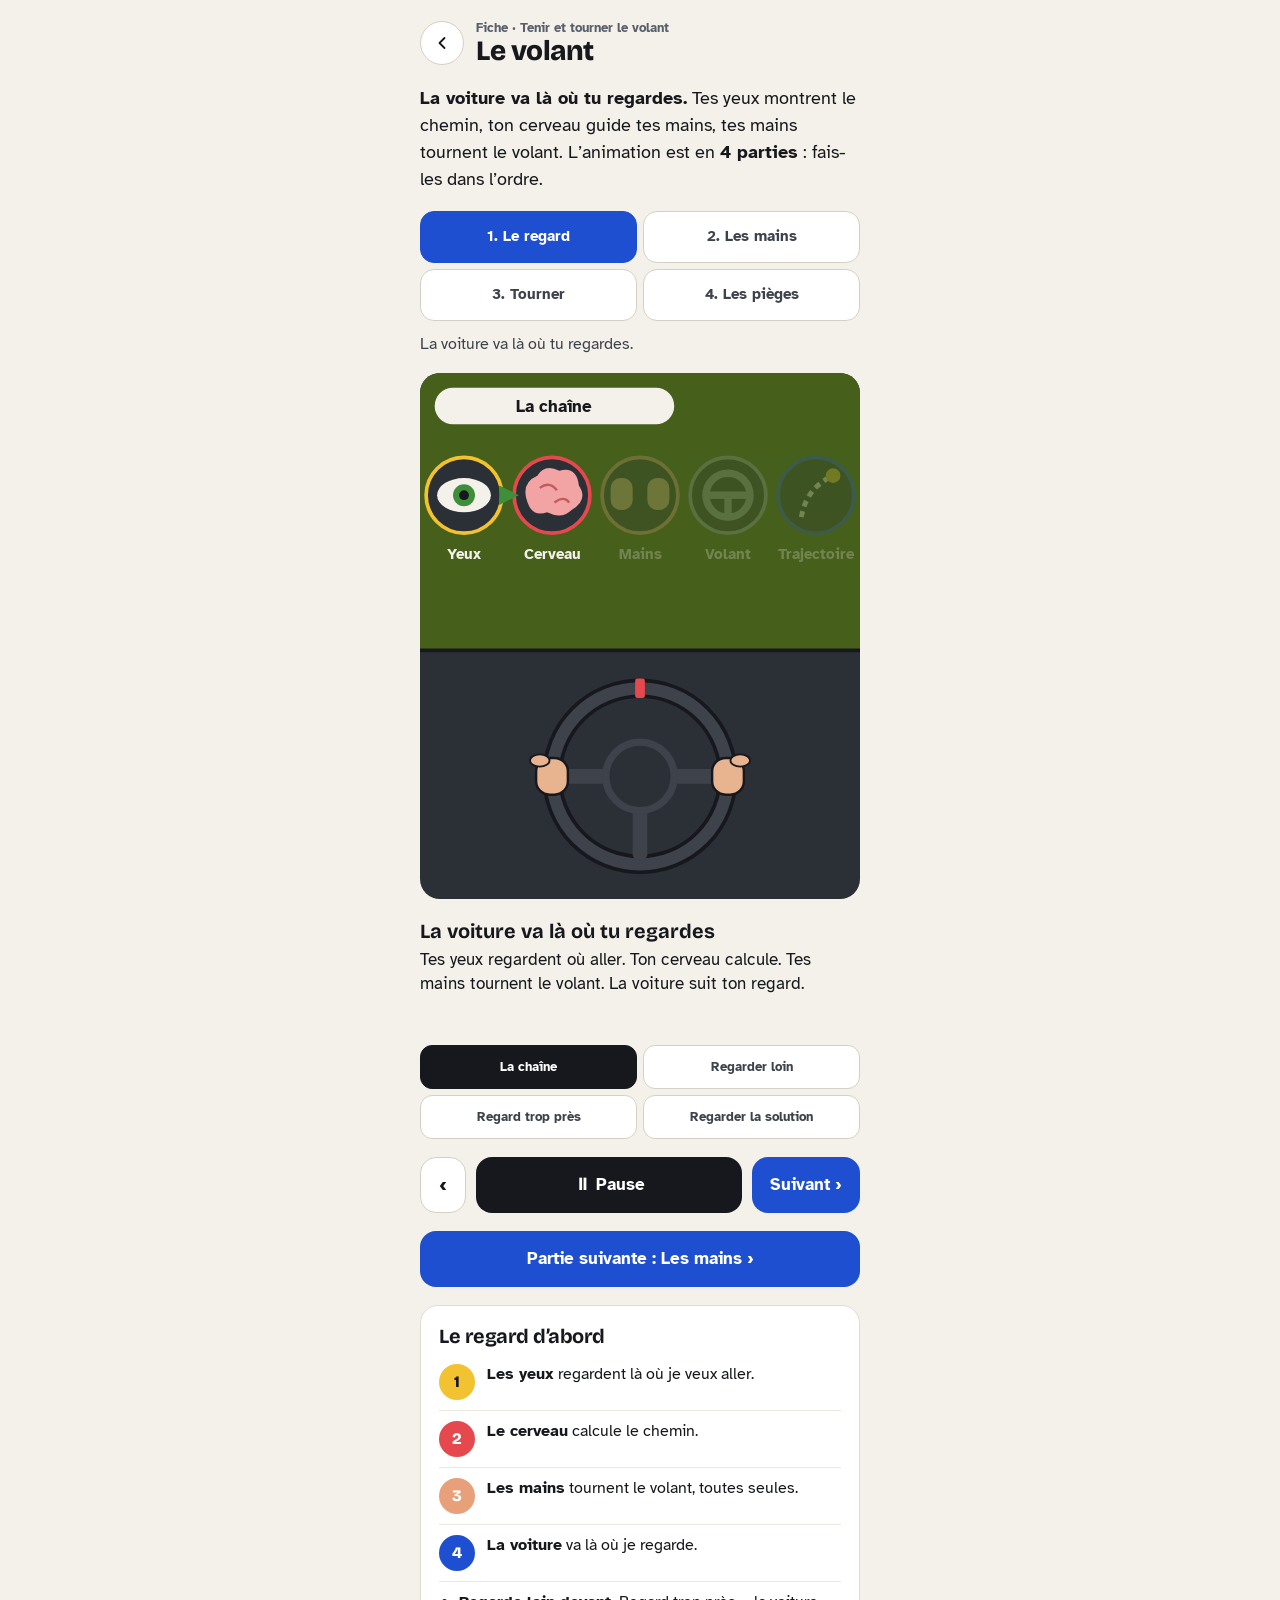
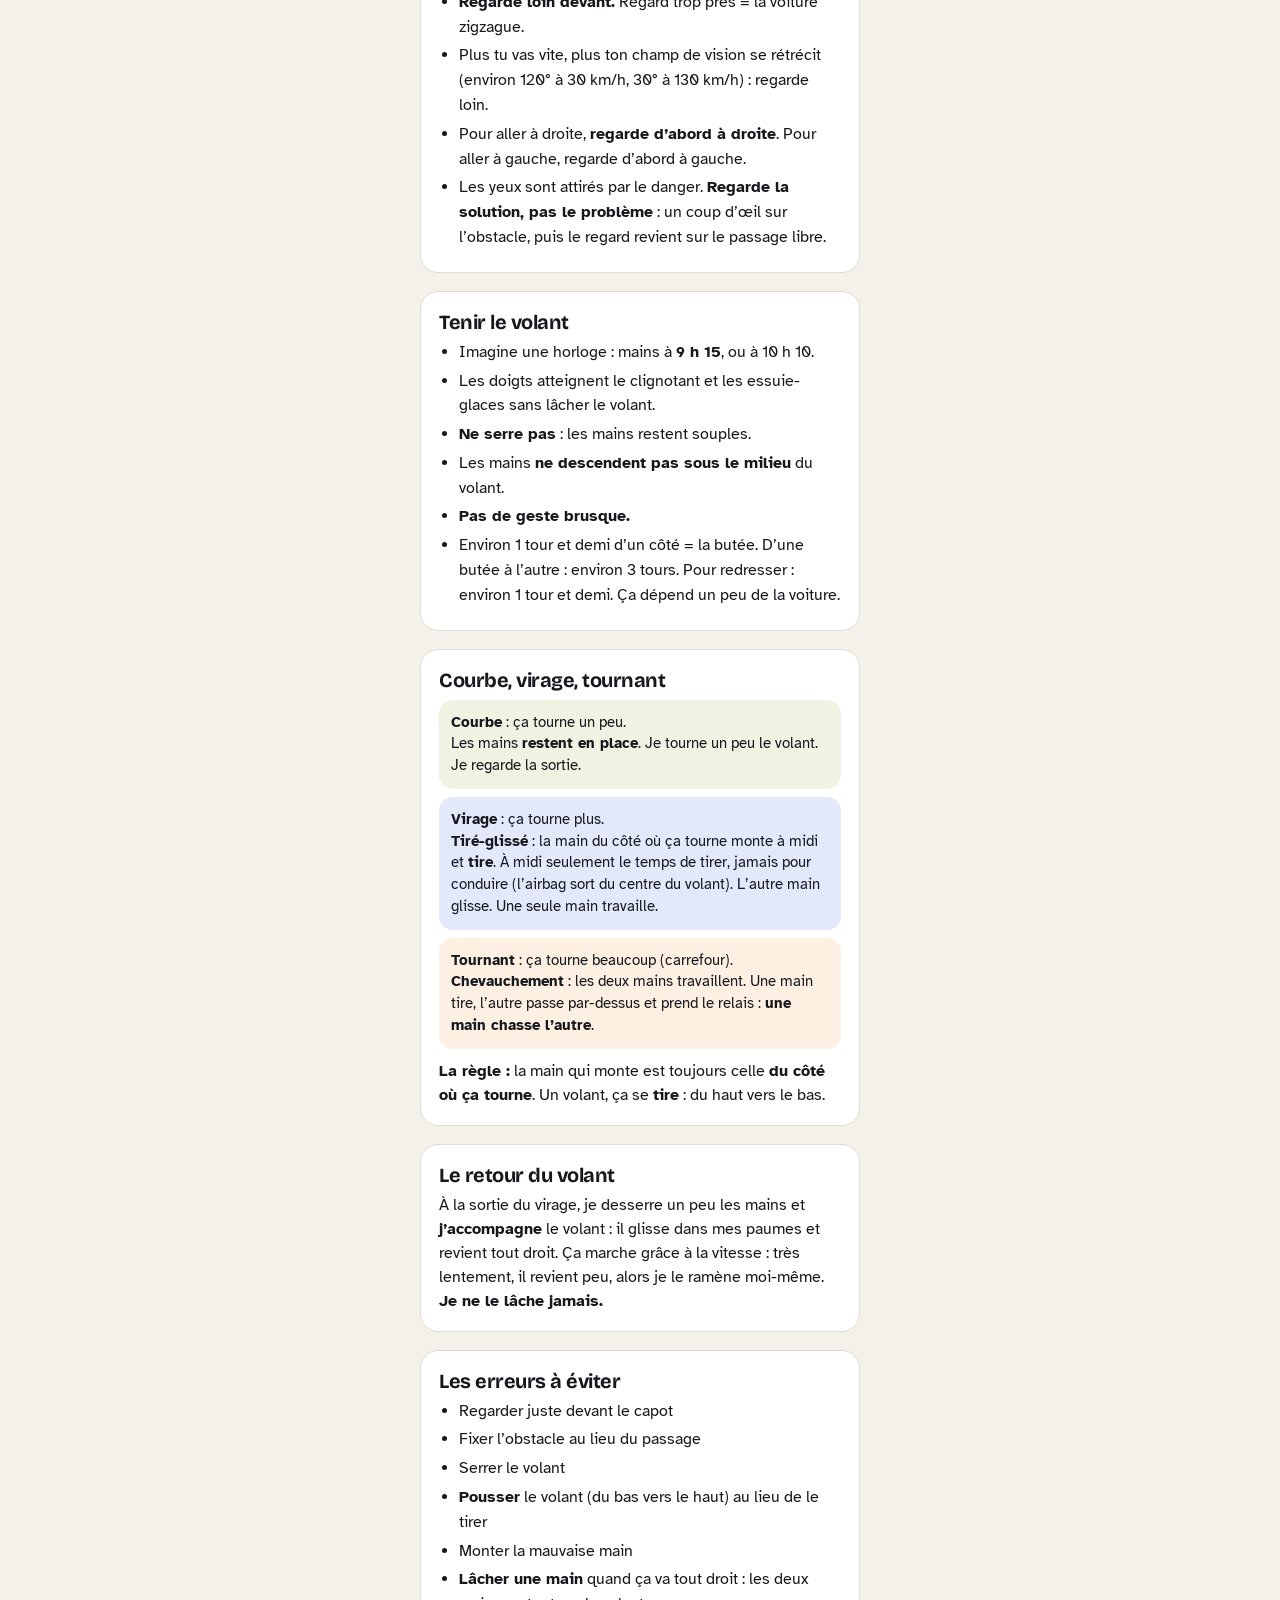
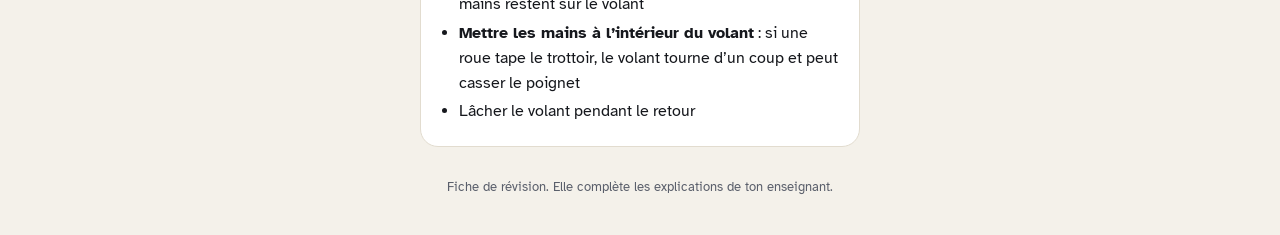
<file: fiches/volant.html>
<!doctype html>
<html lang="fr">
<head>
<meta charset="utf-8">
<meta name="viewport" content="width=device-width, initial-scale=1, viewport-fit=cover">
<title>Le volant — Fiche</title>
<meta name="theme-color" content="#F4F1EA">
<link rel="preconnect" href="https://fonts.googleapis.com">
<link href="https://fonts.googleapis.com/css2?family=Atkinson+Hyperlegible:wght@400;700&family=Bricolage+Grotesque:opsz,wght@12..96,600;12..96,800&display=swap" rel="stylesheet">
<link rel="stylesheet" href="fiches.css">
<style>
  .stage{background:#2B2F36;border-radius:20px;overflow:hidden;position:relative}
  .stage svg{display:block;width:100%;height:auto}
  .steps{display:grid;grid-template-columns:1fr 1fr;gap:6px}
  .steps button{min-height:44px;border-radius:12px;border:1px solid var(--line2);background:var(--card);font-weight:700;font-size:13px;cursor:pointer;color:var(--ink2);padding:0 4px;line-height:1.1}
  .steps button[aria-current="true"]{background:var(--ink);color:#fff;border-color:var(--ink)}
  .steps.n3{grid-template-columns:repeat(3,minmax(0,1fr))}
  .caption{min-height:110px;font-size:17px;line-height:1.45}
  .caption b{font-family:var(--display);font-size:20px;display:block;margin-bottom:2px}
  .ctrl{display:flex;gap:10px;align-items:center}
  .key{display:flex;gap:12px;align-items:flex-start;padding:10px 0;border-bottom:1px solid var(--soft)}
  .key:last-child{border-bottom:0}
  .key .n{flex-shrink:0;width:36px;height:36px;border-radius:18px;color:#fff;font-family:var(--display);font-weight:800;display:flex;align-items:center;justify-content:center}
  ul.clean{margin:0;padding-left:20px;line-height:1.55}
  ul.clean li{margin:4px 0}
  .three{display:grid;grid-template-columns:1fr;gap:8px}
  .three>div{border-radius:14px;padding:12px;line-height:1.45;font-size:15px}
  .lbl{font-family:'Atkinson Hyperlegible',sans-serif;font-weight:700}
  .chap{display:grid;grid-template-columns:1fr 1fr;gap:6px}
  .chap button{min-height:52px;border-radius:14px;border:1px solid var(--line2);background:var(--card);font-weight:800;font-size:15px;cursor:pointer;color:var(--ink2);line-height:1.15;padding:4px 8px}
  .chap button[aria-pressed="true"]{background:var(--blue);border-color:var(--blue);color:#fff}
</style>
</head>
<body>
<main id="app" style="gap:18px">
  <div class="row"><a class="icon-btn" href="./" id="backlink" aria-label="Toutes les fiches"><svg viewBox="0 0 24 24" fill="none" stroke="currentColor" stroke-width="2.2" stroke-linecap="round" stroke-linejoin="round"><path d="M15 18l-6-6 6-6"/></svg></a>
    <div><div class="small muted" style="font-weight:700">Fiche · Tenir et tourner le volant</div><h1 style="font-size:28px;font-weight:800;line-height:1.1">Le volant</h1></div></div>

  <p style="margin:0;font-size:18px;line-height:1.5"><b>La voiture va là où tu regardes.</b> Tes yeux montrent le chemin, ton cerveau guide tes mains, tes mains tournent le volant. L’animation est en <b>4 parties</b> : fais-les dans l’ordre.</p>

  <div class="chap" id="chap" role="group" aria-label="Choisir une partie"></div>
  <p id="chapI" style="margin:-6px 0 0;font-size:16px;line-height:1.4;color:var(--ink2)"></p>

  <div class="stage" aria-label="Animation : la route vue de dessus avec la cible du regard, et le volant avec les mains">
    <svg id="scene" viewBox="0 0 360 430" role="img" aria-labelledby="capT">
      <defs><marker id="ahG" viewBox="0 0 10 10" refX="7" refY="5" markerWidth="4" markerHeight="4" orient="auto"><path d="M0 0 L10 5 L0 10 Z" fill="#3E8E3A"/></marker>
        <marker id="ahR" viewBox="0 0 10 10" refX="7" refY="5" markerWidth="4" markerHeight="4" orient="auto"><path d="M0 0 L10 5 L0 10 Z" fill="#E5484D"/></marker>
        <clipPath id="topclip"><rect x="0" y="0" width="360" height="226"/></clipPath></defs>
      <!-- haut : la route vue de dessus -->
      <g clip-path="url(#topclip)">
        <rect width="360" height="226" fill="#46601C"/>
        <g id="roadG"></g>
        <g id="obst" opacity="0"><path d="M188 86 l10 -24 l10 24 Z" fill="#F08A24"/><rect x="185" y="84" width="26" height="5" rx="2" fill="#F4F1EA"/></g>
        <g id="carG"><rect x="-11" y="-19" width="22" height="38" rx="6" fill="#1F4FD1" stroke="#F4F1EA" stroke-width="2"/><rect x="-8" y="-12" width="16" height="8" rx="2" fill="#C9D6F7"/></g>
        <g id="gaze"><line id="gazeL" stroke="#F2C230" stroke-width="2" stroke-dasharray="4 4" opacity=".8"/><g id="tgt"><circle r="11" fill="none" stroke="#F2C230" stroke-width="3"/><circle r="3.5" fill="#F2C230"/><path d="M-17 0 H-12 M12 0 H17 M0 -17 V-12 M0 12 V17" stroke="#F2C230" stroke-width="3"/></g></g>
        <!-- la chaîne du regard -->
        <g id="chainG" opacity="0"></g>
        <!-- la voiture vue de dessus avec ses roues (tours de volant) -->
        <g id="wheelsG" opacity="0" transform="translate(180 120)">
          <rect x="-34" y="-62" width="68" height="124" rx="16" fill="#1F4FD1" stroke="#F4F1EA" stroke-width="2"/>
          <rect x="-24" y="-40" width="48" height="20" rx="5" fill="#C9D6F7"/>
          <g id="fwL" transform="translate(-40 -36)"><rect x="-6" y="-14" width="12" height="28" rx="4" fill="#16181D" stroke="#F4F1EA" stroke-width="1.5"/></g>
          <g id="fwR" transform="translate(40 -36)"><rect x="-6" y="-14" width="12" height="28" rx="4" fill="#16181D" stroke="#F4F1EA" stroke-width="1.5"/></g>
          <rect x="-46" y="22" width="12" height="28" rx="4" fill="#16181D" stroke="#F4F1EA" stroke-width="1.5"/><rect x="34" y="22" width="12" height="28" rx="4" fill="#16181D" stroke="#F4F1EA" stroke-width="1.5"/>
        </g>
        <g id="bigX" opacity="0"><circle cx="180" cy="110" r="46" fill="#E5484D"/><path d="M160 90 L200 130 M200 90 L160 130" stroke="#fff" stroke-width="12" stroke-linecap="round"/></g>
        <text id="topT" x="180" y="219" text-anchor="middle" class="lbl" font-size="14" fill="#F4F1EA"></text>
      </g>
      <line x1="0" y1="227" x2="360" y2="227" stroke="#16181D" stroke-width="3"/>
      <!-- bas : le volant vu par le conducteur -->
      <g id="clock" opacity="0" class="lbl" font-size="14" fill="#9AA0A8" text-anchor="middle">
        <text x="180" y="256">12</text><text x="276" y="335">3</text><text x="180" y="418">6</text><text x="84" y="335">9</text>
        <text x="228" y="268" font-size="11">1</text><text x="262" y="296" font-size="11">2</text><text x="98" y="296" font-size="11">10</text><text x="132" y="268" font-size="11">11</text>
      </g>
      <g id="wheel" transform="translate(180 330)">
        <circle r="72" fill="none" stroke="#16181D" stroke-width="16"/>
        <circle r="72" fill="none" stroke="#3E424B" stroke-width="10"/>
        <g fill="#3E424B"><rect x="-70" y="-6" width="44" height="12" rx="4"/><rect x="26" y="-6" width="44" height="12" rx="4"/><rect x="-6" y="24" width="12" height="44" rx="4"/></g>
        <circle r="28" fill="#2B2F36" stroke="#3E424B" stroke-width="6"/>
        <rect x="-4" y="-80" width="8" height="16" rx="2" fill="#E5484D"/>
      </g>
      <path id="arrowP" fill="none" stroke-width="6" stroke-linecap="round" opacity="0"/>
      <g id="handL"></g><g id="handR"></g>
      <text id="tours" x="345" y="420" text-anchor="end" class="lbl" font-size="14" fill="#F4F1EA"></text>
      <g><rect x="12" y="12" width="196" height="30" rx="15" fill="#F4F1EA"/><text id="badgeT" x="110" y="32" text-anchor="middle" class="lbl" font-size="14" fill="#16181D"></text></g>
    </svg>
  </div>

  <div class="caption" id="cap" aria-live="polite"><b id="capT"></b><span id="capS"></span></div>
  <div class="steps" id="steps"></div>
  <div class="ctrl"><button class="btn btn-light" id="prev" style="width:auto;padding:0 18px;font-size:20px" aria-label="Étape précédente">‹</button><button class="btn btn-dark" id="play" style="flex:1">⏸ Pause</button><button class="btn btn-primary" id="next" style="width:auto;padding:0 18px">Suivant ›</button></div>
  <button class="btn btn-primary" id="nextChap"></button>

  <div class="card" id="regard"><h2 style="font-size:20px;margin-bottom:6px">Le regard d’abord</h2>
    <div class="key"><span class="n" style="background:#F2C230;color:#16181D">1</span><div><b>Les yeux</b> regardent là où je veux aller.</div></div>
    <div class="key"><span class="n" style="background:#E5484D">2</span><div><b>Le cerveau</b> calcule le chemin.</div></div>
    <div class="key"><span class="n" style="background:#E8A07A">3</span><div><b>Les mains</b> tournent le volant, toutes seules.</div></div>
    <div class="key"><span class="n" style="background:#1F4FD1">4</span><div><b>La voiture</b> va là où je regarde.</div></div>
    <ul class="clean" style="margin-top:8px">
      <li><b>Regarde loin devant.</b> Regard trop près = la voiture zigzague.</li>
      <li>Plus tu vas vite, plus ton champ de vision se rétrécit (environ 120° à 30 km/h, 30° à 130 km/h) : regarde loin.</li>
      <li>Pour aller à droite, <b>regarde d’abord à droite</b>. Pour aller à gauche, regarde d’abord à gauche.</li>
      <li>Les yeux sont attirés par le danger. <b>Regarde la solution, pas le problème</b> : un coup d’œil sur l’obstacle, puis le regard revient sur le passage libre.</li>
    </ul>
  </div>

  <div class="card" id="mains"><h2 style="font-size:20px;margin-bottom:6px">Tenir le volant</h2>
    <ul class="clean">
      <li>Imagine une horloge : mains à <b>9 h 15</b>, ou à 10 h 10.</li>
      <li>Les doigts atteignent le clignotant et les essuie-glaces sans lâcher le volant.</li>
      <li><b>Ne serre pas</b> : les mains restent souples.</li>
      <li>Les mains <b>ne descendent pas sous le milieu</b> du volant.</li>
      <li><b>Pas de geste brusque.</b></li>
      <li>Environ 1 tour et demi d’un côté = la butée. D’une butée à l’autre : environ 3 tours. Pour redresser : environ 1 tour et demi. Ça dépend un peu de la voiture.</li>
    </ul>
  </div>

  <div class="card" id="tourner"><h2 style="font-size:20px;margin-bottom:8px">Courbe, virage, tournant</h2>
    <div class="three">
      <div style="background:#EEF3E2"><b>Courbe</b> : ça tourne un peu.<br>Les mains <b>restent en place</b>. Je tourne un peu le volant. Je regarde la sortie.</div>
      <div style="background:#E3E9FB"><b>Virage</b> : ça tourne plus.<br><b>Tiré-glissé</b> : la main du côté où ça tourne monte à midi et <b>tire</b>. À midi seulement le temps de tirer, jamais pour conduire (l’airbag sort du centre du volant). L’autre main glisse. Une seule main travaille.</div>
      <div style="background:#FDF0E2"><b>Tournant</b> : ça tourne beaucoup (carrefour).<br><b>Chevauchement</b> : les deux mains travaillent. Une main tire, l’autre passe par-dessus et prend le relais : <b>une main chasse l’autre</b>.</div>
    </div>
    <p style="margin:10px 0 0;line-height:1.5"><b>La règle :</b> la main qui monte est toujours celle <b>du côté où ça tourne</b>. Un volant, ça se <b>tire</b> : du haut vers le bas.</p>
  </div>

  <div class="card" id="retour"><h2 style="font-size:20px;margin-bottom:6px">Le retour du volant</h2>
    <p style="margin:0;line-height:1.5">À la sortie du virage, je desserre un peu les mains et <b>j’accompagne</b> le volant : il glisse dans mes paumes et revient tout droit. Ça marche grâce à la vitesse : très lentement, il revient peu, alors je le ramène moi-même. <b>Je ne le lâche jamais.</b></p>
  </div>

  <div class="card"><h2 style="font-size:20px;margin-bottom:6px">Les erreurs à éviter</h2>
    <ul class="clean"><li>Regarder juste devant le capot</li><li>Fixer l’obstacle au lieu du passage</li><li>Serrer le volant</li><li><b>Pousser</b> le volant (du bas vers le haut) au lieu de le tirer</li><li>Monter la mauvaise main</li><li><b>Lâcher une main</b> quand ça va tout droit : les deux mains restent sur le volant</li><li><b>Mettre les mains à l’intérieur du volant</b> : si une roue tape le trottoir, le volant tourne d’un coup et peut casser le poignet</li><li>Lâcher le volant pendant le retour</li></ul></div>

  <p class="footer">Fiche de révision. Elle complète les explications de ton enseignant.</p>
</main>
<script>
(function () {
  'use strict';
  const $ = (id) => document.getElementById(id);
  (function backlink() { // retour : liste des fiches ; ouverte depuis l'outil de l'enseignant (?o=1) : page précédente
    const bl = $('backlink');
    if (new URLSearchParams(location.search).has('o')) bl.addEventListener('click', function (e) { if (history.length > 1) { e.preventDefault(); history.back(); } });
  })();
  const ease = (t) => t < .5 ? 2 * t * t : 1 - Math.pow(-2 * t + 2, 2) / 2;
  const lerp = (a, b, t) => a + (b - a) * t;
  const seg = (p, a, b) => Math.max(0, Math.min(1, (p - a) / (b - a)));
  const NS = 'http://www.w3.org/2000/svg';

  // ---------- routes (vue de dessus) ----------
  const ROADS = {
    straight: { d: 'M180 236 L180 -64' },
    curve: { d: 'M150 236 L150 190 C150 120 175 70 260 -10' },
    virage: { d: 'M130 236 L130 150 Q130 70 210 70 L420 70' },
    tournant: { d: 'M150 236 L150 112 Q150 84 178 84 L420 84', cross: true }
  };
  const PATHS = {};
  Object.entries(ROADS).forEach(([k, r]) => {
    const g = document.createElementNS(NS, 'g'); g.setAttribute('id', 'road_' + k); g.setAttribute('opacity', 0);
    g.innerHTML = (r.cross ? '<rect x="110" y="44" width="80" height="230" fill="#3A3F47"/><rect x="-10" y="44" width="380" height="80" fill="#3A3F47"/><path d="M150 274 V128 M194 84 H370 M106 84 H-10 M150 40 V-10" stroke="#F4F1EA" stroke-width="3" stroke-dasharray="14 12" opacity=".8"/>' : '') +
      `<path d="${r.d}" stroke="#3A3F47" stroke-width="${r.cross ? 0 : 74}" fill="none"/><path d="${r.d}" stroke="#F4F1EA" stroke-width="3" stroke-dasharray="14 12" fill="none" opacity="${r.cross ? 0 : .8}"/>`;
    $('roadG').appendChild(g);
    const p = document.createElementNS(NS, 'path'); p.setAttribute('d', r.d); PATHS[k] = { el: p, len: 0 };
    $('roadG').appendChild(p); p.setAttribute('stroke', 'none'); p.setAttribute('fill', 'none');
  });
  Object.values(PATHS).forEach((x) => { x.len = x.el.getTotalLength(); });
  const LANE = 18;
  const atL = (k, s) => { const c = at(k, s), r = c.h * Math.PI / 180; return { x: c.x + LANE * Math.cos(r), y: c.y + LANE * Math.sin(r), h: c.h }; };
  const at = (k, s) => { const P = PATHS[k], l = Math.max(0, Math.min(P.len, s * P.len)), a = P.el.getPointAtLength(l), b = P.el.getPointAtLength(Math.min(P.len, l + 1)), c = P.el.getPointAtLength(Math.max(0, l - 1)); return { x: a.x, y: a.y, h: Math.atan2(b.x - c.x, -(b.y - c.y)) * 180 / Math.PI }; };

  // ---------- chaîne du regard (dessins simples) ----------
  const ICONS = [
    ['Yeux', '<ellipse rx="22" ry="14" fill="#F4F1EA"/><circle r="9" fill="#3E8E3A"/><circle r="4" fill="#16181D"/>', '#F2C230'],
    ['Cerveau', '<path d="M-20 6 Q-26 -10 -12 -16 Q-6 -26 6 -20 Q20 -24 22 -8 Q30 4 16 12 Q8 20 -4 14 Q-16 18 -20 6 Z" fill="#F2A3A3"/><path d="M-10 -6 Q-2 -12 4 -4 M2 6 Q10 0 14 6" stroke="#C25B5B" stroke-width="2" fill="none"/>', '#E5484D'],
    ['Mains', '<rect x="-24" y="-14" width="18" height="26" rx="8" fill="#E8B48F"/><rect x="6" y="-14" width="18" height="26" rx="8" fill="#E8B48F"/>', '#E8A07A'],
    ['Volant', '<circle r="18" fill="none" stroke="#9AA0A8" stroke-width="6"/><rect x="-18" y="-3" width="36" height="6" fill="#9AA0A8"/><rect x="-3" y="0" width="6" height="18" fill="#9AA0A8"/>', '#9AA0A8'],
    ['Trajectoire', '<path d="M-12 18 Q-8 -6 14 -16" stroke="#F4F1EA" stroke-width="4" fill="none" stroke-dasharray="5 4"/><circle cx="14" cy="-16" r="6" fill="#F2C230"/>', '#1F4FD1']
  ];
  $('chainG').innerHTML = ICONS.map(([t, svg, c], i) => `<g id="ic${i}" transform="translate(${36 + i * 72} 100)"><circle r="31" fill="#2B2F36" stroke="${c}" stroke-width="3"/>${svg}<text y="52" text-anchor="middle" class="lbl" font-size="12" fill="#F4F1EA">${t}</text></g>`).join('') +
    [0, 1, 2, 3].map((i) => `<path id="ia${i}" d="M${70 + i * 72} 100 h6" stroke="#F2C230" stroke-width="4" marker-end="url(#ahG)"/>`).join('');

  // ---------- mains ----------
  const W = { x: 180, y: 330, r: 72 };
  const rim = (a, r) => [W.x + Math.sin(a * Math.PI / 180) * (r || W.r), W.y - Math.cos(a * Math.PI / 180) * (r || W.r)];
  function hand(el, h, side) {
    if (!h) { el.innerHTML = ''; return; }
    const [x, y] = rim(h.a, h.r), bad = h.m === 'bad', glide = h.m === 'glide' || h.m === 'free';
    const fill = bad ? '#F5B5B5' : '#E8B48F', stroke = bad ? '#E5484D' : '#16181D';
    // la main enveloppe la jante : paume vers le centre, pouce vers le haut
    el.innerHTML = `<g transform="translate(${x.toFixed(1)} ${y.toFixed(1)}) rotate(${h.a.toFixed(1)})" opacity="${h.m === 'free' ? .45 : (glide ? .7 : 1)}">
      <rect x="-15" y="-13" width="30" height="26" rx="11" fill="${fill}" stroke="${stroke}" stroke-width="${bad ? 3 : 2}" ${glide ? 'stroke-dasharray="4 3"' : ''}/>
      <ellipse cx="${side === 'L' ? 13 : -13}" cy="-10" rx="5" ry="8" fill="${fill}" stroke="${stroke}" stroke-width="1.5"/></g>`;
  }
  function arrow(a1, a2, ok) {
    const el = $('arrowP'); if (a1 == null) { el.setAttribute('opacity', 0); return; }
    const r = W.r + 24, [x1, y1] = rim(a1, r), [x2, y2] = rim(a2, r), sweep = a2 > a1 ? 1 : 0, large = Math.abs(a2 - a1) > 180 ? 1 : 0;
    el.setAttribute('d', `M${x1.toFixed(1)} ${y1.toFixed(1)} A${r} ${r} 0 ${large} ${sweep} ${x2.toFixed(1)} ${y2.toFixed(1)}`);
    el.setAttribute('stroke', ok ? '#3E8E3A' : '#E5484D'); el.setAttribute('marker-end', ok ? 'url(#ahG)' : 'url(#ahR)'); el.setAttribute('opacity', 1);
  }
  const G = (a, m) => ({ a, m: m || 'grip' });

  // ---------- les étapes ----------
  // road : clé de ROADS · s : avancée sur la route · look : distance du regard (0..1) ou 'obst' · th : angle du volant (°) · L / R : mains
  const STEPS = [
    { id: 'chaine', k: 'La chaîne', d: 6000, t: 'La voiture va là où tu regardes', s: 'Tes yeux regardent où aller. Ton cerveau calcule. Tes mains tournent le volant. La voiture suit ton regard.',
      f: (p) => ({ chain: p, th: 0, L: G(-90), R: G(90), top: '' }) },
    { id: 'loin', k: 'Regarder loin', d: 5000, t: 'Tout droit : je regarde loin', s: 'Mon regard est loin devant, au bout de la route. Mes mains bougent à peine : la voiture reste bien droite.',
      f: (p) => ({ road: 'straight', s: lerp(.15, .4, p), look: .5, th: Math.sin(p * 9) * 2, L: G(-90), R: G(90), top: 'Regard loin : la voiture va droit' }) },
    { id: 'pres', k: 'Regard trop près', d: 5000, t: 'Le piège : regarder trop près', s: 'Je regarde juste devant le capot. Je corrige sans arrêt : la voiture zigzague.',
      f: (p) => ({ road: 'straight', s: lerp(.15, .4, p), look: .1, wob: Math.sin(p * 18) * 16, th: Math.cos(p * 18) * 25, L: G(-90), R: G(90), top: 'Regard trop près : ça zigzague', bad: true }) },
    { id: 'solution', k: 'Regarder la solution', d: 7000, t: 'Regarde la solution, pas le problème', s: 'Un obstacle ! Si je le fixe, la voiture va droit dessus. Je le vois d’un coup d’œil, puis je regarde le passage libre : la voiture passe.',
      f: (p) => { const bad = p < .45; const off = bad ? 0 : -36 * ease(seg(p, .45, .75));
        return { road: 'straight', s: lerp(.12, .5, p), look: bad ? 'obst' : 'free', wob: off, th: bad ? 0 : -25 * Math.sin(seg(p, .45, .8) * Math.PI), L: G(-90), R: G(90), obst: true, top: bad ? 'Je fixe l’obstacle : j’y vais !' : 'Je regarde le passage : je passe', bad }; } },

    { id: '915', k: '9 h 15', d: 4000, t: 'Les mains à 9 h 15', s: 'Imagine une horloge. Main gauche sur le 9, main droite sur le 3. Mains souples : je ne serre pas. Mes doigts atteignent le clignotant et les essuie-glaces.',
      f: (p) => ({ clock: 1, th: 0, L: G(-90), R: G(90), top: '', road: 'straight', s: .22, look: .5 }) },
    { id: '1010', k: '10 h 10', d: 4000, t: 'Ou à 10 h 10', s: 'Mains un peu plus haut, sur le 10 et le 2 : c’est permis aussi. Les mains ne descendent jamais sous le milieu du volant.',
      f: (p) => ({ clock: 1, th: 0, L: G(-60), R: G(60), top: '', road: 'straight', s: .22, look: .5 }) },
    { id: 'tours', k: 'Les tours de volant', d: 9000, t: 'Combien de tours ?', s: 'Environ 1 tour et demi d’un côté : les roues sont tournées à fond, c’est la butée. D’une butée à l’autre : environ 3 tours. Ça dépend un peu de la voiture.',
      f: (p) => { let th; if (p < .25) th = 540 * ease(seg(p, 0, .25)); else if (p < .35) th = 540; else if (p < .5) th = 540 * (1 - ease(seg(p, .35, .5))); else if (p < .75) th = -540 * ease(seg(p, .5, .75)); else if (p < .85) th = -540; else th = -540 * (1 - ease(seg(p, .85, 1)));
        return { wheels: th, th, L: null, R: null, top: Math.abs(th) > 535 ? 'Butée !' : (Math.abs(th) < 5 ? 'Roues droites' : 'Les roues tournent') }; } },

    { id: 'courbe', k: 'Courbe', d: 6000, t: 'Courbe : les mains ne bougent pas', s: 'Ça tourne un peu. Mains en place à 9 h 15. Je tourne légèrement le volant du côté où ça tourne. Je regarde loin, à la sortie de la courbe.',
      f: (p) => { const th = 22 * Math.sin(seg(p, .15, .85) * Math.PI); return { road: 'curve', s: lerp(.12, .85, p), look: 1, th, L: G(-90 + th), R: G(90 + th), top: 'Je regarde la sortie' }; } },
    { id: 'virage', k: 'Virage : tiré-glissé', d: 8000, t: 'Virage : le tiré-glissé', s: 'Ça tourne plus. La main du côté où ça tourne (ici la droite) monte à midi, juste le temps de tirer le volant vers le bas. L’autre main glisse. Je regarde la sortie du virage.',
      f: (p) => { let th = 0, R, L = G(-90, 'glide'); if (p < .2) { R = { a: lerp(90, 0, ease(seg(p, 0, .2))), m: 'free' }; L = G(-90); } else { th = 100 * ease(seg(p, .25, .7)); R = G(th); }
        return { road: 'virage', s: lerp(.12, .75, ease(seg(p, .1, 1))), look: 1, th, L, R, arrow: p > .25 && p < .72 ? [Math.max(0, th - 40), th + 20, true] : null, top: p < .2 ? 'La main droite monte à midi' : 'Elle tire, l’autre glisse' }; } },
    { id: 'tournant', k: 'Tournant : chevauchement', d: 10000, t: 'Tournant : le chevauchement', s: 'Ça tourne beaucoup, comme à un carrefour. Les deux mains travaillent : la main droite tire, la gauche passe par-dessus et prend le relais. Une main chasse l’autre.',
      f: (p) => { let th, R, L, arr = null;
        if (p < .1) { th = 0; R = { a: lerp(90, 0, ease(seg(p, 0, .1))), m: 'free' }; L = G(-90); }
        else if (p < .38) { const q = ease(seg(p, .1, .35)); th = 110 * q; R = G(th); L = { a: lerp(-90, -15, q), m: 'free' }; arr = [Math.max(0, th - 40), th + 15, true]; }
        else if (p < .44) { th = 110; R = G(110); L = { a: lerp(-15, 0, seg(p, .38, .44)), m: 'free' }; }
        else if (p < .7) { const q = ease(seg(p, .44, .68)); th = 110 + 110 * q; L = G(th - 110); R = { a: lerp(110, 10, q), m: 'free' }; arr = [Math.max(0, th - 150), th - 95, true]; }
        else if (p < .92) { const q = ease(seg(p, .7, .9)); th = 220 + 100 * q; R = G(th - 220 + 10 > 100 ? 100 : (th - 220) + 0); R = G(lerp(0, 100, q)); L = { a: lerp(110, 30, q), m: 'free' }; arr = [Math.max(0, lerp(0, 100, q) - 40), lerp(0, 100, q) + 15, true]; }
        else { th = 320; R = G(100); L = { a: 30, m: 'free' }; }
        return { road: 'tournant', s: lerp(.1, .62, ease(seg(p, .05, 1))), look: 1, th, L, R, arrow: arr, top: 'Une main chasse l’autre', turns: true }; } },
    { id: 'retour', k: 'Le retour du volant', d: 7000, t: 'Le retour du volant', s: 'Je sors du tournant. Je desserre un peu les mains et j’accompagne le volant : il glisse dans mes paumes et revient tout droit. Je ne le lâche jamais.',
      f: (p) => { const th = 320 * (1 - ease(seg(p, .1, .85))); return { road: 'tournant', s: lerp(.62, 1, ease(p)), look: 1, th, L: G(-90, 'glide'), R: G(90, 'glide'), top: 'Je l’accompagne, je ne lâche pas', turns: true }; } },

    { id: 'pousser', k: 'Ne pas pousser', d: 5000, t: 'Tirer, pas pousser !', s: 'Tirer, c’est du haut vers le bas : le bras descend tout seul. Pousser, c’est du bas vers le haut : on ne le fait pas.',
      f: (p) => { const ok = p < .5; return ok ? { th: 60 * ease(seg(p, .05, .4)), R: G(60 * ease(seg(p, .05, .4))), L: G(-90, 'glide'), arrow: [0, 80, true], top: 'Tirer : oui', road: 'straight', s: .22, look: .5 }
        : { th: -50 * ease(seg(p, .55, .9)), R: { a: 150 - 50 * ease(seg(p, .55, .9)), m: 'bad' }, L: G(-90, 'glide'), arrow: [150, 80, false], top: 'Pousser : non !', x: true }; } },
    { id: 'unemain', k: 'Une seule main', d: 6000, t: 'Jamais une seule main en ligne droite', s: 'Même tout droit, je garde les deux mains sur le volant. Avec une seule main, si je dois éviter quelque chose d’un coup, je ne peux pas tourner assez vite ni assez fort.',
      f: (p) => { const off = p > .25 ? Math.sin(seg(p, .25, 1) * Math.PI * 3) * 14 * (1 - seg(p, .8, 1)) : 0; const away = ease(seg(p, 0, .2));
        return { road: 'straight', s: lerp(.15, .45, p), look: .5, wob: off, th: off * 1.5, L: G(-90 + off * 1.5), R: { a: lerp(90, 135, away), r: lerp(72, 118, away), m: 'bad' }, top: p > .25 ? 'Une main : la voiture tient mal sa ligne' : 'Je lâche une main…', bad: p > .25 }; } },
    { id: 'interieur', k: 'Mains dedans : danger', d: 6000, t: 'Jamais les mains à l’intérieur', s: 'Si une roue tape le trottoir, le volant tourne d’un coup tout seul. Avec les mains à l’intérieur, le poignet peut casser. Les mains restent sur le tour du volant.',
      f: (p) => { const kick = p > .5 ? -110 * Math.min(1, seg(p, .5, .58) * 1) : 0; return { th: kick, L: { a: -90 + kick, r: 40, m: 'bad' }, R: { a: 90 + kick, r: 40, m: 'bad' }, top: p > .5 ? 'Choc : le volant tourne d’un coup !' : 'Mains dedans = danger', x: p > .5 }; } }
  ];
  const BY = Object.fromEntries(STEPS.map((x) => [x.id, x]));
  const CHAP = [
    { id: 'regard', t: '1. Le regard', i: 'La voiture va là où tu regardes.', steps: ['chaine', 'loin', 'pres', 'solution'] },
    { id: 'mains', t: '2. Les mains', i: 'Où poser les mains, et combien de tours fait le volant.', steps: ['915', '1010', 'tours'] },
    { id: 'tourner', t: '3. Tourner', i: 'Courbe, virage, tournant : une technique pour chacun.', steps: ['courbe', 'virage', 'tournant', 'retour'] },
    { id: 'pieges', t: '4. Les pièges', i: 'Trois gestes à ne jamais faire.', steps: ['pousser', 'unemain', 'interieur'] }
  ];

  let ch = CHAP[0], LIST = [], idx = 0, t0 = performance.now(), paused = false, pauseAt = 0;
  const stepsEl = $('steps');
  CHAP.forEach((c, n) => { const b = document.createElement('button'); b.textContent = c.t; b.dataset.n = n; b.addEventListener('click', () => setChap(n)); $('chap').appendChild(b); });
  function setChap(n, stepId) {
    ch = CHAP[n]; LIST = ch.steps.map((id) => BY[id]);
    [...$('chap').children].forEach((b) => b.setAttribute('aria-pressed', String(+b.dataset.n === n)));
    $('chapI').textContent = ch.i;
    stepsEl.innerHTML = ''; stepsEl.className = 'steps' + (LIST.length === 3 ? ' n3' : '');
    LIST.forEach((st, i) => { const b = document.createElement('button'); b.textContent = st.k; b.addEventListener('click', () => go(i)); stepsEl.appendChild(b); });
    $('nextChap').textContent = n < CHAP.length - 1 ? 'Partie suivante : ' + CHAP[n + 1].t.replace(/^\d\. /, '') + ' ›' : 'Revoir depuis le début ›';
    go(Math.max(0, stepId ? ch.steps.indexOf(stepId) : 0));
  }
  function go(i) { idx = i; t0 = performance.now(); if (paused) pauseAt = t0; }
  $('nextChap').addEventListener('click', () => { const n = CHAP.indexOf(ch); setChap(n < CHAP.length - 1 ? n + 1 : 0); window.scrollTo({ top: $('chap').offsetTop - 12, behavior: 'smooth' }); });

  let dash = 0;
  function draw(p) {
    const st = LIST[idx], s = st.f(Math.max(0, Math.min(1, p)));
    // route
    Object.keys(ROADS).forEach((k) => $('road_' + k).setAttribute('opacity', s.road === k ? 1 : 0));
    const showCar = !!s.road;
    $('carG').setAttribute('opacity', showCar ? 1 : 0); $('gaze').setAttribute('opacity', showCar ? 1 : 0);
    $('obst').setAttribute('opacity', s.obst ? 1 : 0);
    if (showCar) {
      const c = atL(s.road, s.s), off = s.wob || 0, cx = c.x + off * Math.cos(c.h * Math.PI / 180), cy = c.y + off * Math.sin(c.h * Math.PI / 180);
      const hd = c.h + (s.wob ? (s.th || 0) * .25 : 0);
      $('carG').setAttribute('transform', `translate(${cx.toFixed(1)} ${cy.toFixed(1)}) rotate(${hd.toFixed(1)})`);
      let tx, ty;
      if (s.look === 'obst') { tx = 198; ty = 76; } else if (s.look === 'free') { tx = 160; ty = 62; }
      else { const g = atL(s.road, Math.min(1, s.s + (s.look === 1 ? .4 : s.look))); tx = g.x; ty = g.y; if (s.look === 1) { const e = atL(s.road, Math.min(.98, s.s + .45)); tx = e.x; ty = e.y; } }
      tx = Math.max(16, Math.min(344, tx)); ty = Math.max(tx < 225 ? 60 : 18, Math.min(200, ty));
      $('tgt').setAttribute('transform', `translate(${tx.toFixed(1)} ${ty.toFixed(1)})`);
      const gl = $('gazeL'); gl.setAttribute('x1', cx.toFixed(1)); gl.setAttribute('y1', cy.toFixed(1)); gl.setAttribute('x2', tx.toFixed(1)); gl.setAttribute('y2', ty.toFixed(1));
      $('tgt').querySelectorAll('circle,path').forEach((e) => { e.setAttribute(e.tagName === 'circle' && e.getAttribute('fill') !== 'none' ? 'fill' : 'stroke', s.bad ? '#E5484D' : '#F2C230'); });
      gl.setAttribute('stroke', s.bad ? '#E5484D' : '#F2C230');
    }
    // chaîne du regard
    $('chainG').setAttribute('opacity', s.chain != null ? 1 : 0);
    if (s.chain != null) for (let i = 0; i < 5; i++) { const on = s.chain >= i * .18; $('ic' + i).setAttribute('opacity', on ? 1 : .25); if (i < 4) $('ia' + i).setAttribute('opacity', s.chain >= (i + 1) * .18 ? 1 : 0); }
    // roues vues de dessus
    $('wheelsG').setAttribute('opacity', s.wheels != null ? 1 : 0);
    if (s.wheels != null) { const a = s.wheels / 540 * 35; $('fwL').setAttribute('transform', `translate(-40 -36) rotate(${a.toFixed(1)})`); $('fwR').setAttribute('transform', `translate(40 -36) rotate(${a.toFixed(1)})`); }
    $('bigX').setAttribute('opacity', s.x ? 1 : 0);
    $('topT').textContent = s.top || '';
    $('topT').setAttribute('fill', s.bad || s.x ? '#FFB4B4' : '#F4F1EA');
    // volant et mains
    $('wheel').setAttribute('transform', `translate(${W.x} ${W.y}) rotate(${(s.th || 0).toFixed(1)})`);
    $('clock').setAttribute('opacity', s.clock ? 1 : 0);
    hand($('handL'), s.L, 'L'); hand($('handR'), s.R, 'R');
    if (s.arrow) arrow(s.arrow[0], s.arrow[1], s.arrow[2]); else arrow(null);
    const tr = (s.th || 0) / 360;
    $('tours').textContent = (s.wheels != null || s.turns) ? (Math.abs(tr) < .05 ? '0 tour' : (Math.abs(tr) > 1.48 ? '1,5 tour : butée' : Math.abs(tr).toFixed(1).replace('.', ',') + ' tour')) : '';
    $('badgeT').textContent = st.k;
    $('capT').textContent = st.t; $('capS').textContent = st.s;
    [...stepsEl.children].forEach((b, i) => b.setAttribute('aria-current', String(i === idx)));
  }
  function loop(now) {
    if (!paused) { let p = (now - t0) / LIST[idx].d; if (p >= 1 + 1500 / LIST[idx].d) { t0 = now; p = 0; } draw(p); }
    else draw((pauseAt - t0) / LIST[idx].d);
    requestAnimationFrame(loop);
  }
  $('play').addEventListener('click', () => {
    if (paused) { t0 += performance.now() - pauseAt; paused = false; $('play').textContent = '⏸ Pause'; }
    else { paused = true; pauseAt = performance.now(); $('play').textContent = '▶ Lecture'; }
  });
  $('prev').addEventListener('click', () => go(Math.max(0, idx - 1)));
  $('next').addEventListener('click', () => { if (idx < LIST.length - 1) go(idx + 1); else $('nextChap').click(); });
  function fromHash() {
    const h = location.hash.replace('#', '');
    const n = CHAP.findIndex((c) => c.id === h || (h && c.steps.includes(h)));
    if (n >= 0) { setChap(n, CHAP[n].id === h ? null : h); if (CHAP[n].id === h && $(h) && h !== 'regard' && h !== 'mains' && h !== 'tourner') $(h).scrollIntoView(); return; }
    setChap(0); if (h && $(h)) $(h).scrollIntoView();
  }
  window.addEventListener('hashchange', fromHash); fromHash();
  if (window.matchMedia('(prefers-reduced-motion: reduce)').matches) { paused = true; pauseAt = performance.now(); $('play').textContent = '▶ Lecture'; }
  requestAnimationFrame(loop);
})();
</script>
</body>
</html>
</file>
<file: app.css>
:root{
  --ground:#F4F1EA; --card:#FFFFFF; --ink:#16181D; --ink2:#3E424B; --muted:#5A5F6B;
  --line:#E2DCCF; --line2:#D6D0C4; --soft:#EDE8DD; --blue:#1F4FD1; --blue-d:#163A9C; --blue-l:#E3E9FB; --blue-m:#8FA7E8;
  --orange:#C2410C; --orange-d:#9A3412; --orange-l:#FBEEE6; --neutral:#E2DCCF;
  --display:'Bricolage Grotesque', system-ui, sans-serif;
  --body:'Atkinson Hyperlegible', system-ui, sans-serif;
}
*{box-sizing:border-box}
html,body{margin:0;background:var(--ground);color:var(--ink);font-family:var(--body);font-size:16px;-webkit-text-size-adjust:100%}
body{min-height:100vh;min-height:100dvh}
button,input,select{font:inherit;color:inherit}
a{color:var(--blue)}
#app{max-width:480px;margin:0 auto;min-height:100vh;min-height:100dvh;padding:calc(env(safe-area-inset-top) + 20px) 20px calc(env(safe-area-inset-bottom) + 24px);display:flex;flex-direction:column;gap:20px}
.loading{color:var(--muted);text-align:center;margin-top:40vh}
.dark{background:var(--ink);color:var(--ground)}
body.is-dark{background:var(--ink)}

h1,h2,.display{font-family:var(--display);margin:0;letter-spacing:-.5px}
.brand{font-family:var(--display);font-weight:800;font-size:22px}
.muted{color:var(--muted)}
.small{font-size:13px}
.row{display:flex;align-items:center;gap:12px}
.between{justify-content:space-between}
.stack{display:flex;flex-direction:column;gap:12px}
.grow{flex:1}
.spacer{margin-top:auto}

.icon-btn{width:44px;height:44px;flex-shrink:0;border-radius:22px;border:1px solid var(--line2);background:var(--card);display:inline-flex;align-items:center;justify-content:center;cursor:pointer;color:var(--ink);text-decoration:none}
.dark .icon-btn{background:transparent;border-color:#3A3E47;color:var(--ground)}
.icon-btn svg{width:20px;height:20px}

.btn{display:flex;align-items:center;justify-content:center;gap:10px;min-height:56px;padding:0 20px;border-radius:16px;border:0;font-weight:700;font-size:17px;cursor:pointer;text-decoration:none;width:100%}
.btn-primary{background:var(--blue);color:#fff}
.btn-dark{background:var(--ink);color:#fff}
.btn-light{background:var(--card);color:var(--ink);border:1px solid var(--line2)}
.btn-ghost{background:transparent;color:inherit;border:1px solid #3A3E47}
.btn:disabled{opacity:.5;cursor:default}
.btn svg{width:18px;height:18px}

.card{background:var(--card);border:1px solid var(--line);border-radius:18px;padding:18px}
.hero{background:var(--blue);color:#fff;border-radius:20px;padding:22px;display:flex;flex-direction:column;gap:14px}
.hero .btn{background:#fff;color:var(--ink);min-height:52px}
.countdown{font-family:var(--display);font-weight:800;font-size:56px;line-height:1;letter-spacing:-2px}

.bar{height:12px;border-radius:6px;overflow:hidden;display:flex;background:var(--soft)}
.bar .m{background:var(--ink)} .bar .c{background:var(--blue-m)}
.legend{display:flex;gap:14px;flex-wrap:wrap;font-size:13px;color:var(--muted)}
.dot{width:10px;height:10px;border-radius:5px;display:inline-block;margin-right:6px;vertical-align:-1px}

.tiles{display:grid;grid-template-columns:repeat(2,minmax(0,1fr));gap:12px}
.tile{background:var(--card);border:1px solid var(--line);border-radius:18px;padding:16px;min-height:108px;display:flex;flex-direction:column;justify-content:space-between;text-decoration:none;color:var(--ink);cursor:pointer;text-align:left}
.tile svg{width:26px;height:26px}
.tile b{font-size:16px}

.banner{background:var(--orange-l);border-radius:16px;padding:14px 16px;font-size:14px;line-height:1.45}
.banner b{color:var(--orange-d)}
.warn{background:var(--orange);color:#fff;border-radius:14px;padding:12px 14px;font-weight:700;font-size:15px;display:flex;gap:12px;align-items:center}

.progress{flex:1;height:8px;border-radius:4px;background:var(--line);overflow:hidden}
.progress>div{height:8px;background:var(--blue)}
.chip{align-self:flex-start;padding:6px 12px;border-radius:999px;font-size:13px;font-weight:700}
.chip-VI,.chip-VE{background:var(--blue-l);color:var(--blue-d)}
.chip-SR{background:var(--orange-l);color:var(--orange-d)}
.chip-PS{background:var(--soft);color:var(--ink2)}
.question{font-family:var(--display);font-weight:700;font-size:28px;line-height:1.15;letter-spacing:-.5px}
.context{font-size:14px;color:var(--muted);line-height:1.4}
.hint{background:var(--card);border:1px dashed var(--line2);border-radius:16px;padding:16px;display:flex;gap:12px;color:var(--ink2);line-height:1.45}
.answer{background:var(--card);border:1px solid var(--line);border-radius:18px;padding:16px 18px;display:flex;flex-direction:column;gap:8px}
.answer .label{font-weight:700;font-size:12px;letter-spacing:.6px;text-transform:uppercase;color:var(--blue-d)}
.answer .text{font-size:17px;line-height:1.5;white-space:pre-line}
.listen{display:inline-flex;align-items:center;gap:12px;min-height:52px;padding:0 20px 0 7px;border-radius:26px;border:1px solid var(--line2);background:var(--card);font-weight:700;cursor:pointer;align-self:flex-start}
.listen .round{width:38px;height:38px;border-radius:19px;background:var(--ink);display:flex;align-items:center;justify-content:center}
.listen svg{width:18px;height:18px}

.rate{display:grid;grid-template-columns:repeat(3,minmax(0,1fr));gap:10px}
.rate button{min-height:72px;border-radius:16px;cursor:pointer;display:flex;flex-direction:column;align-items:center;justify-content:center;gap:2px}
.rate b{font-size:17px} .rate span{font-size:12px}
.r-rate{border:2px solid var(--orange);background:var(--card);color:var(--orange-d)}
.r-hes{border:0;background:var(--neutral);color:var(--ink)}
.r-su{border:0;background:var(--blue);color:#fff}

.stats{display:grid;grid-template-columns:repeat(3,minmax(0,1fr));gap:10px}
.stat{border-radius:16px;padding:14px}
.stat .n{font-family:var(--display);font-weight:800;font-size:32px}
.stat .l{font-size:14px;font-weight:700}
.stat-su{background:var(--blue);color:#fff}.stat-hes{background:var(--neutral)}.stat-rate{background:var(--card);border:2px solid var(--orange);color:var(--orange-d)}

.list{background:var(--card);border:1px solid var(--line);border-radius:18px;overflow:hidden}
.item{display:flex;align-items:center;gap:12px;padding:14px 16px;border-bottom:1px solid var(--soft);width:100%;background:none;border-left:0;border-right:0;border-top:0;text-align:left;cursor:pointer}
.item:last-child{border-bottom:0}
.item .t{font-size:15px;font-weight:700;line-height:1.3}
.item .s{font-size:13px;color:var(--muted)}
.badge{padding:4px 10px;border-radius:999px;font-size:12px;font-weight:700;white-space:nowrap}
.b-m{background:var(--ink);color:#fff}.b-c{background:var(--blue-l);color:var(--blue-d)}.b-r{border:1.5px solid var(--orange);color:var(--orange-d)}.b-n{border:1px solid var(--line2);color:var(--muted)}.b-x{border:1px dashed #8A8F99;color:var(--ink2)}
.strike .t{text-decoration:line-through;color:var(--muted)}

.chips{display:flex;gap:8px;overflow-x:auto;padding-bottom:4px;-webkit-overflow-scrolling:touch}
.chips button{flex-shrink:0;min-height:40px;padding:0 14px;border-radius:20px;border:1px solid var(--line2);background:var(--card);cursor:pointer;font-size:14px}
.chips button[aria-pressed="true"]{background:var(--ink);color:#fff;border-color:var(--ink);font-weight:700}

.field{display:flex;flex-direction:column;gap:8px}
.field label,.legend-t{font-weight:700}
.input{min-height:52px;border-radius:14px;border:1px solid #C9C2B3;background:var(--card);padding:0 16px;font-size:16px;width:100%}
.check{display:flex;align-items:center;gap:10px;min-height:44px}
.check input{width:22px;height:22px;accent-color:var(--blue);margin:0}
.options{display:grid;grid-template-columns:repeat(2,minmax(0,1fr));gap:12px}
.option{border:1px solid var(--line2);background:var(--card);border-radius:16px;padding:16px;display:flex;flex-direction:column;gap:6px;cursor:pointer;text-align:left}
.option[aria-pressed="true"]{border:2px solid var(--blue);padding:15px}
.option small{color:var(--muted);line-height:1.35}

.odo{background:var(--ink);border-radius:18px;padding:20px 16px;display:flex;flex-direction:column;gap:16px;align-items:center;color:#fff}
.digits{display:flex;gap:6px;align-items:flex-end}
.digit{width:38px;height:54px;border-radius:8px;background:#2A2D35;color:#8A8F99;font-family:var(--display);font-weight:700;font-size:30px;display:flex;align-items:center;justify-content:center}
.digit.on{width:46px;height:62px;background:#fff;color:var(--ink);font-weight:800;font-size:36px;outline:3px solid var(--blue-m);outline-offset:2px}
.odo .grid2{display:grid;grid-template-columns:repeat(2,minmax(0,1fr));gap:10px;width:100%}
.odo input{min-height:48px;border-radius:12px;border:1px solid #3A3E47;background:#2A2D35;color:#fff;padding:0 14px;font-size:20px;font-weight:700;width:100%;letter-spacing:4px}
.odo label{font-size:12px;color:#C9C5BC}
.draw .part{padding:12px 16px;border-bottom:1px solid var(--soft);display:flex;flex-direction:column;gap:3px}
.draw .part:last-child{border-bottom:0}
.part .k{font-size:12px;font-weight:700;text-transform:uppercase;letter-spacing:.5px}
.part .note{font-size:12px;color:var(--orange-d)}

.steps{display:flex;flex-direction:column;gap:8px}
.step{display:flex;align-items:center;gap:12px;padding:12px 14px;border-radius:14px;background:var(--card);border:1px solid var(--line)}
.step.cur{background:var(--ink);color:#fff;border-color:var(--ink)}
.step.todo{background:transparent;border-style:dashed;color:var(--muted)}
.step .n{width:28px;height:28px;border-radius:14px;border:2px solid currentColor;display:flex;align-items:center;justify-content:center;font-size:13px;font-weight:700;flex-shrink:0}
.rec{width:88px;height:88px;border-radius:44px;border:6px solid #F4D3C2;background:var(--orange);cursor:pointer;display:flex;align-items:center;justify-content:center;align-self:center}
.rec .sq{width:26px;height:26px;border-radius:6px;background:#fff}
.rec .ci{width:30px;height:30px;border-radius:15px;background:#fff}

.ring{width:148px;height:148px;border-radius:74px;border:8px solid #2A2D35;display:flex;align-items:center;justify-content:center;font-family:var(--display);font-weight:800;font-size:52px;align-self:center}
.player{display:flex;justify-content:center;align-items:center;gap:28px}
.player .big{width:80px;height:80px;border-radius:40px;border:0;background:var(--ground);color:var(--ink);display:flex;align-items:center;justify-content:center;cursor:pointer}
.player .big svg{width:28px;height:28px}
.player .icon-btn{width:56px;height:56px;border-radius:28px}

dialog{border:0;border-radius:20px;padding:0;max-width:440px;width:calc(100% - 32px);background:var(--ground);color:var(--ink)}
dialog::backdrop{background:rgba(22,24,29,.5)}
.sheet{padding:20px;display:flex;flex-direction:column;gap:14px;max-height:85vh;overflow:auto}
hr{border:0;border-top:1px solid var(--soft);margin:0}
.footer{font-size:13px;color:var(--muted);text-align:center;line-height:1.5}
.sr-only{position:absolute;width:1px;height:1px;overflow:hidden;clip:rect(0 0 0 0);white-space:nowrap}
:focus-visible{outline:3px solid var(--blue-m);outline-offset:2px}
.row > svg{width:24px;height:24px;flex-shrink:0}
</file>
<file: fiches/fiches.css>
:root{
  --ground:#F4F1EA; --card:#FFFFFF; --ink:#16181D; --ink2:#3E424B; --muted:#5A5F6B;
  --line:#E2DCCF; --line2:#D6D0C4; --soft:#EDE8DD; --blue:#1F4FD1; --blue-d:#163A9C; --blue-l:#E3E9FB; --blue-m:#8FA7E8;
  --orange:#C2410C; --orange-d:#9A3412; --orange-l:#FBEEE6; --neutral:#E2DCCF;
  --display:'Bricolage Grotesque', system-ui, sans-serif;
  --body:'Atkinson Hyperlegible', system-ui, sans-serif;
}
*{box-sizing:border-box}
html,body{margin:0;background:var(--ground);color:var(--ink);font-family:var(--body);font-size:16px;-webkit-text-size-adjust:100%}
body{min-height:100vh;min-height:100dvh}
button,input,select{font:inherit;color:inherit}
a{color:var(--blue)}
#app{max-width:480px;margin:0 auto;min-height:100vh;min-height:100dvh;padding:calc(env(safe-area-inset-top) + 20px) 20px calc(env(safe-area-inset-bottom) + 24px);display:flex;flex-direction:column;gap:20px}
.loading{color:var(--muted);text-align:center;margin-top:40vh}
.dark{background:var(--ink);color:var(--ground)}
body.is-dark{background:var(--ink)}

h1,h2,.display{font-family:var(--display);margin:0;letter-spacing:-.5px}
.brand{font-family:var(--display);font-weight:800;font-size:22px}
.muted{color:var(--muted)}
.small{font-size:13px}
.row{display:flex;align-items:center;gap:12px}
.between{justify-content:space-between}
.stack{display:flex;flex-direction:column;gap:12px}
.grow{flex:1}
.spacer{margin-top:auto}

.icon-btn{width:44px;height:44px;flex-shrink:0;border-radius:22px;border:1px solid var(--line2);background:var(--card);display:inline-flex;align-items:center;justify-content:center;cursor:pointer;color:var(--ink);text-decoration:none}
.dark .icon-btn{background:transparent;border-color:#3A3E47;color:var(--ground)}
.icon-btn svg{width:20px;height:20px}

.btn{display:flex;align-items:center;justify-content:center;gap:10px;min-height:56px;padding:0 20px;border-radius:16px;border:0;font-weight:700;font-size:17px;cursor:pointer;text-decoration:none;width:100%}
.btn-primary{background:var(--blue);color:#fff}
.btn-dark{background:var(--ink);color:#fff}
.btn-light{background:var(--card);color:var(--ink);border:1px solid var(--line2)}
.btn-ghost{background:transparent;color:inherit;border:1px solid #3A3E47}
.btn:disabled{opacity:.5;cursor:default}
.btn svg{width:18px;height:18px}

.card{background:var(--card);border:1px solid var(--line);border-radius:18px;padding:18px}
.hero{background:var(--blue);color:#fff;border-radius:20px;padding:22px;display:flex;flex-direction:column;gap:14px}
.hero .btn{background:#fff;color:var(--ink);min-height:52px}
.countdown{font-family:var(--display);font-weight:800;font-size:56px;line-height:1;letter-spacing:-2px}

.bar{height:12px;border-radius:6px;overflow:hidden;display:flex;background:var(--soft)}
.bar .m{background:var(--ink)} .bar .c{background:var(--blue-m)}
.legend{display:flex;gap:14px;flex-wrap:wrap;font-size:13px;color:var(--muted)}
.dot{width:10px;height:10px;border-radius:5px;display:inline-block;margin-right:6px;vertical-align:-1px}

.tiles{display:grid;grid-template-columns:repeat(2,minmax(0,1fr));gap:12px}
.tile{background:var(--card);border:1px solid var(--line);border-radius:18px;padding:16px;min-height:108px;display:flex;flex-direction:column;justify-content:space-between;text-decoration:none;color:var(--ink);cursor:pointer;text-align:left}
.tile svg{width:26px;height:26px}
.tile b{font-size:16px}

.banner{background:var(--orange-l);border-radius:16px;padding:14px 16px;font-size:14px;line-height:1.45}
.banner b{color:var(--orange-d)}
.warn{background:var(--orange);color:#fff;border-radius:14px;padding:12px 14px;font-weight:700;font-size:15px;display:flex;gap:12px;align-items:center}

.progress{flex:1;height:8px;border-radius:4px;background:var(--line);overflow:hidden}
.progress>div{height:8px;background:var(--blue)}
.chip{align-self:flex-start;padding:6px 12px;border-radius:999px;font-size:13px;font-weight:700}
.chip-VI,.chip-VE{background:var(--blue-l);color:var(--blue-d)}
.chip-SR{background:var(--orange-l);color:var(--orange-d)}
.chip-PS{background:var(--soft);color:var(--ink2)}
.question{font-family:var(--display);font-weight:700;font-size:28px;line-height:1.15;letter-spacing:-.5px}
.context{font-size:14px;color:var(--muted);line-height:1.4}
.hint{background:var(--card);border:1px dashed var(--line2);border-radius:16px;padding:16px;display:flex;gap:12px;color:var(--ink2);line-height:1.45}
.answer{background:var(--card);border:1px solid var(--line);border-radius:18px;padding:16px 18px;display:flex;flex-direction:column;gap:8px}
.answer .label{font-weight:700;font-size:12px;letter-spacing:.6px;text-transform:uppercase;color:var(--blue-d)}
.answer .text{font-size:17px;line-height:1.5;white-space:pre-line}
.listen{display:inline-flex;align-items:center;gap:12px;min-height:52px;padding:0 20px 0 7px;border-radius:26px;border:1px solid var(--line2);background:var(--card);font-weight:700;cursor:pointer;align-self:flex-start}
.listen .round{width:38px;height:38px;border-radius:19px;background:var(--ink);display:flex;align-items:center;justify-content:center}
.listen svg{width:18px;height:18px}

.rate{display:grid;grid-template-columns:repeat(3,minmax(0,1fr));gap:10px}
.rate button{min-height:72px;border-radius:16px;cursor:pointer;display:flex;flex-direction:column;align-items:center;justify-content:center;gap:2px}
.rate b{font-size:17px} .rate span{font-size:12px}
.r-rate{border:2px solid var(--orange);background:var(--card);color:var(--orange-d)}
.r-hes{border:0;background:var(--neutral);color:var(--ink)}
.r-su{border:0;background:var(--blue);color:#fff}

.stats{display:grid;grid-template-columns:repeat(3,minmax(0,1fr));gap:10px}
.stat{border-radius:16px;padding:14px}
.stat .n{font-family:var(--display);font-weight:800;font-size:32px}
.stat .l{font-size:14px;font-weight:700}
.stat-su{background:var(--blue);color:#fff}.stat-hes{background:var(--neutral)}.stat-rate{background:var(--card);border:2px solid var(--orange);color:var(--orange-d)}

.list{background:var(--card);border:1px solid var(--line);border-radius:18px;overflow:hidden}
.item{display:flex;align-items:center;gap:12px;padding:14px 16px;border-bottom:1px solid var(--soft);width:100%;background:none;border-left:0;border-right:0;border-top:0;text-align:left;cursor:pointer}
.item:last-child{border-bottom:0}
.item .t{font-size:15px;font-weight:700;line-height:1.3}
.item .s{font-size:13px;color:var(--muted)}
.badge{padding:4px 10px;border-radius:999px;font-size:12px;font-weight:700;white-space:nowrap}
.b-m{background:var(--ink);color:#fff}.b-c{background:var(--blue-l);color:var(--blue-d)}.b-r{border:1.5px solid var(--orange);color:var(--orange-d)}.b-n{border:1px solid var(--line2);color:var(--muted)}.b-x{border:1px dashed #8A8F99;color:var(--ink2)}
.strike .t{text-decoration:line-through;color:var(--muted)}

.chips{display:flex;gap:8px;overflow-x:auto;padding-bottom:4px;-webkit-overflow-scrolling:touch}
.chips button{flex-shrink:0;min-height:40px;padding:0 14px;border-radius:20px;border:1px solid var(--line2);background:var(--card);cursor:pointer;font-size:14px}
.chips button[aria-pressed="true"]{background:var(--ink);color:#fff;border-color:var(--ink);font-weight:700}

.field{display:flex;flex-direction:column;gap:8px}
.field label,.legend-t{font-weight:700}
.input{min-height:52px;border-radius:14px;border:1px solid #C9C2B3;background:var(--card);padding:0 16px;font-size:16px;width:100%}
.check{display:flex;align-items:center;gap:10px;min-height:44px}
.check input{width:22px;height:22px;accent-color:var(--blue);margin:0}
.options{display:grid;grid-template-columns:repeat(2,minmax(0,1fr));gap:12px}
.option{border:1px solid var(--line2);background:var(--card);border-radius:16px;padding:16px;display:flex;flex-direction:column;gap:6px;cursor:pointer;text-align:left}
.option[aria-pressed="true"]{border:2px solid var(--blue);padding:15px}
.option small{color:var(--muted);line-height:1.35}

.odo{background:var(--ink);border-radius:18px;padding:20px 16px;display:flex;flex-direction:column;gap:16px;align-items:center;color:#fff}
.digits{display:flex;gap:6px;align-items:flex-end}
.digit{width:38px;height:54px;border-radius:8px;background:#2A2D35;color:#8A8F99;font-family:var(--display);font-weight:700;font-size:30px;display:flex;align-items:center;justify-content:center}
.digit.on{width:46px;height:62px;background:#fff;color:var(--ink);font-weight:800;font-size:36px;outline:3px solid var(--blue-m);outline-offset:2px}
.odo .grid2{display:grid;grid-template-columns:repeat(2,minmax(0,1fr));gap:10px;width:100%}
.odo input{min-height:48px;border-radius:12px;border:1px solid #3A3E47;background:#2A2D35;color:#fff;padding:0 14px;font-size:20px;font-weight:700;width:100%;letter-spacing:4px}
.odo label{font-size:12px;color:#C9C5BC}
.draw .part{padding:12px 16px;border-bottom:1px solid var(--soft);display:flex;flex-direction:column;gap:3px}
.draw .part:last-child{border-bottom:0}
.part .k{font-size:12px;font-weight:700;text-transform:uppercase;letter-spacing:.5px}
.part .note{font-size:12px;color:var(--orange-d)}

.steps{display:flex;flex-direction:column;gap:8px}
.step{display:flex;align-items:center;gap:12px;padding:12px 14px;border-radius:14px;background:var(--card);border:1px solid var(--line)}
.step.cur{background:var(--ink);color:#fff;border-color:var(--ink)}
.step.todo{background:transparent;border-style:dashed;color:var(--muted)}
.step .n{width:28px;height:28px;border-radius:14px;border:2px solid currentColor;display:flex;align-items:center;justify-content:center;font-size:13px;font-weight:700;flex-shrink:0}
.rec{width:88px;height:88px;border-radius:44px;border:6px solid #F4D3C2;background:var(--orange);cursor:pointer;display:flex;align-items:center;justify-content:center;align-self:center}
.rec .sq{width:26px;height:26px;border-radius:6px;background:#fff}
.rec .ci{width:30px;height:30px;border-radius:15px;background:#fff}

.ring{width:148px;height:148px;border-radius:74px;border:8px solid #2A2D35;display:flex;align-items:center;justify-content:center;font-family:var(--display);font-weight:800;font-size:52px;align-self:center}
.player{display:flex;justify-content:center;align-items:center;gap:28px}
.player .big{width:80px;height:80px;border-radius:40px;border:0;background:var(--ground);color:var(--ink);display:flex;align-items:center;justify-content:center;cursor:pointer}
.player .big svg{width:28px;height:28px}
.player .icon-btn{width:56px;height:56px;border-radius:28px}

dialog{border:0;border-radius:20px;padding:0;max-width:440px;width:calc(100% - 32px);background:var(--ground);color:var(--ink)}
dialog::backdrop{background:rgba(22,24,29,.5)}
.sheet{padding:20px;display:flex;flex-direction:column;gap:14px;max-height:85vh;overflow:auto}
hr{border:0;border-top:1px solid var(--soft);margin:0}
.footer{font-size:13px;color:var(--muted);text-align:center;line-height:1.5}
.sr-only{position:absolute;width:1px;height:1px;overflow:hidden;clip:rect(0 0 0 0);white-space:nowrap}
:focus-visible{outline:3px solid var(--blue-m);outline-offset:2px}
.row > svg{width:24px;height:24px;flex-shrink:0}

/* ---- Relevé de leçon ---- */
body{-webkit-user-select:none;user-select:none;-webkit-touch-callout:none}
input,textarea{-webkit-user-select:text;user-select:text}
.bar-top{display:flex;align-items:center;gap:10px}
.pill{display:inline-flex;align-items:center;gap:8px;min-height:44px;padding:0 14px;border-radius:22px;background:var(--card);border:1px solid var(--line2);font-weight:700;cursor:pointer;color:var(--ink);text-decoration:none}
.total{font-family:var(--display);font-weight:800;font-size:22px;margin-left:auto}
.big{display:grid;grid-template-columns:repeat(2,minmax(0,1fr));gap:10px}
.tap{position:relative;min-height:96px;border-radius:18px;border:1px solid var(--line);background:var(--card);padding:14px 14px 12px;text-align:left;display:flex;flex-direction:column;justify-content:space-between;gap:6px;cursor:pointer;color:var(--ink);touch-action:manipulation}
.tap:active{transform:scale(.97);background:var(--blue-l)}
.tap .lab{font-weight:700;font-size:16px;line-height:1.2}
.tap .ref{font-size:12px;color:var(--muted)}
.tap .cnt{position:absolute;top:10px;right:12px;font-family:var(--display);font-weight:800;font-size:26px;line-height:1}
.tap .cnt.zero{color:#C9C2B3}
.tap.elim{border:2px solid var(--orange)}
.tap.elim .lab{color:var(--orange-d)}
.tap.plus{border:2px solid var(--blue)}
.tap.hit{animation:hit .35s ease}
@keyframes hit{0%{background:var(--blue-m)}100%{background:var(--card)}}
.row-tap{display:flex;align-items:center;gap:12px;width:100%;min-height:56px;padding:10px 14px;border:0;border-bottom:1px solid var(--soft);background:var(--card);text-align:left;cursor:pointer;touch-action:manipulation;color:var(--ink)}
.row-tap:last-child{border-bottom:0}
.row-tap:active{background:var(--blue-l)}
.row-tap .lab{flex:1;font-weight:700;font-size:15px;line-height:1.25}
.row-tap .ref{display:block;font-weight:400;font-size:12px;color:var(--muted)}
.row-tap .cnt{font-family:var(--display);font-weight:800;font-size:20px;min-width:28px;text-align:right}
.row-tap .cnt.zero{color:#C9C2B3}
.off{opacity:.45}
.off.hasoff{opacity:.75}
.sect{font-size:12px;font-weight:700;letter-spacing:.6px;text-transform:uppercase;color:var(--muted);margin:6px 2px -4px}
.toast{position:fixed;left:50%;bottom:calc(env(safe-area-inset-bottom) + 24px);transform:translateX(-50%);background:var(--ink);color:#fff;padding:12px 18px;border-radius:14px;font-weight:700;font-size:15px;box-shadow:0 6px 20px rgba(0,0,0,.25);z-index:50;max-width:calc(100% - 32px);text-align:center}
.undo{display:flex;align-items:center;justify-content:space-between;gap:10px;background:var(--soft);border-radius:14px;padding:6px 6px 6px 14px;font-size:14px;color:var(--ink2);min-height:52px}
.undo button{min-height:40px;padding:0 14px;border-radius:12px;border:1px solid var(--line2);background:var(--card);font-weight:700;cursor:pointer}
.undo button:disabled{opacity:.4}
.res{display:flex;flex-direction:column;gap:2px;padding:12px 0;border-bottom:1px solid var(--soft)}
.res:last-child{border-bottom:0}
.res .h{display:flex;justify-content:space-between;gap:10px;font-weight:700}
.res .h b{font-family:var(--display);font-size:18px}
.res .s{font-size:13px;color:var(--muted);line-height:1.4}
.res.top .h span{color:var(--orange-d)}
.card h2{font-size:17px;margin-bottom:2px}
.objlist{display:flex;flex-direction:column;gap:2px;max-height:none}
.objlist label{display:flex;gap:10px;align-items:flex-start;padding:8px 0;font-size:14px;line-height:1.35;border-bottom:1px solid var(--soft)}
.objlist input{width:20px;height:20px;margin-top:1px;accent-color:var(--blue);flex-shrink:0}
details summary{cursor:pointer;font-weight:700;min-height:44px;display:flex;align-items:center;list-style:none}
details summary::-webkit-details-marker{display:none}
details summary::after{content:"＋";margin-left:auto;color:var(--muted)}
details[open] summary::after{content:"−"}
select.input{appearance:auto}
.switch{display:flex;align-items:center;justify-content:space-between;gap:12px;min-height:52px}
.switch input{width:48px;height:28px;accent-color:var(--blue)}

/* ---- v2 : réussites, sélection des objectifs, situations ---- */
.tile2{display:flex;border-radius:18px;border:1px solid var(--line);background:var(--card);overflow:hidden;min-height:100px}
.tile2.elim{border:2px solid var(--orange)}
.tile2.elim .lab{color:var(--orange-d)}
.tap-err{position:relative;flex:1;min-width:0;border:0;background:transparent;padding:12px 10px 10px 14px;text-align:left;display:flex;flex-direction:column;justify-content:space-between;gap:4px;cursor:pointer;color:var(--ink);touch-action:manipulation}
.tap-err:active{background:#FBEEE6}
.tap-err .lab{font-weight:700;font-size:15px;line-height:1.2;padding-right:26px}
.tap-err .ref{font-size:12px;color:var(--muted)}
.tap-err .cnt{position:absolute;top:10px;right:8px;font-family:var(--display);font-weight:800;font-size:24px;line-height:1;color:var(--orange-d)}
.tap-err .cnt.zero{color:#C9C2B3}
.tap-ok{width:54px;flex-shrink:0;border:0;border-left:1px solid var(--line);background:var(--blue-l);color:var(--blue-d);display:flex;flex-direction:column;align-items:center;justify-content:center;gap:2px;cursor:pointer;font-size:22px;touch-action:manipulation}
.tap-ok b{font-family:var(--display);font-size:18px}
.tap-ok:active{background:var(--blue-m)}
.hit-err .tap-err{animation:hiterr .35s ease}
.hit-ok .tap-ok{animation:hitok .35s ease}
@keyframes hiterr{0%{background:#F4D3C2}100%{background:transparent}}
@keyframes hitok{0%{background:var(--blue-m)}100%{background:var(--blue-l)}}
.row2{display:flex;border-bottom:1px solid var(--soft)}
.row2:last-child{border-bottom:0}
.row2 .row-tap{border-bottom:0}
.row-ok{width:56px;flex-shrink:0;border:0;border-left:1px solid var(--soft);background:var(--blue-l);color:var(--blue-d);display:flex;flex-direction:column;align-items:center;justify-content:center;cursor:pointer;font-size:16px;touch-action:manipulation}
.row-ok b{font-family:var(--display);font-size:15px}
.row2.off{opacity:.45}
.row2.off.hasoff{opacity:.75}
.seg{display:grid;grid-template-columns:1fr 1fr;background:var(--soft);border-radius:14px;padding:4px;gap:4px}
.seg button{min-height:40px;border:0;border-radius:10px;background:transparent;font-weight:700;cursor:pointer;color:var(--ink2)}
.seg button[aria-pressed="true"]{background:var(--card);color:var(--ink);box-shadow:0 1px 3px rgba(0,0,0,.12)}
.objrow{display:flex;align-items:center;gap:8px}
.objc{width:28px;font-weight:800;font-family:var(--display);font-size:15px}
.objchips{display:grid;grid-template-columns:repeat(9,minmax(0,1fr));gap:4px;flex:1}
.oc{min-height:40px;border-radius:10px;border:1px solid var(--line2);background:var(--card);font-weight:700;cursor:pointer;color:var(--muted);padding:0}
.oc.on{background:var(--ink);border-color:var(--ink);color:#fff}
.sitbar{position:fixed;left:0;right:0;bottom:0;background:var(--card);border-top:1px solid var(--line);box-shadow:0 -6px 20px rgba(0,0,0,.12);padding:10px 12px calc(env(safe-area-inset-bottom) + 12px);display:flex;flex-direction:column;gap:8px;z-index:40}
.sitbar .chips button{min-height:44px}
.toast{bottom:auto;top:calc(env(safe-area-inset-top) + 14px)}

.tap-err .lab{padding-right:0;hyphens:auto;-webkit-hyphens:auto;overflow-wrap:anywhere}
.tap-err .foot{display:flex;align-items:flex-end;justify-content:space-between;gap:6px}
.tap-err .cnt{position:static;font-size:26px}
.toast{top:calc(env(safe-area-inset-top) + 64px);padding:8px 14px;font-size:14px}

/* ---- v3 : liste des compétences façon Suivi Drive, situation prolongée ---- */
.comp{border-radius:14px;overflow:hidden;border:1px solid var(--line)}
.comphead{display:flex;align-items:center;gap:12px;width:100%;min-height:60px;padding:8px 12px 8px 8px;border:0;background:var(--card);cursor:pointer;text-align:left;color:var(--ink)}
.cbadge{flex-shrink:0;width:52px;height:44px;border-radius:6px;background:var(--cc);color:#fff;font-family:var(--display);font-weight:800;font-size:22px;display:flex;align-items:center;justify-content:center}
.ctitle{flex:1;font-size:12px;font-weight:700;text-transform:uppercase;letter-spacing:.3px;line-height:1.3}
.ccount{font-weight:800;font-size:14px;color:var(--cc)}
.comphead[aria-expanded="true"]{border-bottom:1px solid var(--line)}
.objlines{background:#F7F5F0}
.objline{display:flex;align-items:flex-start;gap:12px;width:100%;min-height:52px;padding:10px 12px;border:0;border-bottom:1px solid var(--soft);background:transparent;text-align:left;cursor:pointer;color:var(--ink);font-size:15px;line-height:1.35}
.objline:last-child{border-bottom:0}
.objline .box{flex-shrink:0;width:28px;height:28px;border:2px solid var(--ink);border-radius:4px;display:flex;align-items:center;justify-content:center;font-weight:800;background:#fff;color:#fff}
.objline.on .box{background:var(--cc);border-color:var(--cc)}
.objline.on .otxt{font-weight:700}
.objline:active{background:var(--soft)}
.sitgrid{display:grid;grid-template-columns:repeat(2,minmax(0,1fr));gap:8px}
.sitgrid button{min-height:52px;border-radius:12px;border:1px solid var(--line2);background:var(--card);font-weight:700;font-size:15px;cursor:pointer;color:var(--ink)}
.sitgrid button[aria-pressed="true"]{background:var(--ink);color:#fff}
.sitgrid button:active{background:var(--blue-l)}
.sitprog{height:4px;border-radius:2px;background:var(--soft);overflow:hidden}
.sitprog div{height:4px;background:var(--blue);width:100%;animation:sitp linear forwards}
@keyframes sitp{from{width:100%}to{width:0}}
body.has-sit #app{padding-bottom:360px}
.undo button#sitbtn{background:var(--blue-l);border-color:var(--blue-l);color:var(--blue-d)}

/* ---- v4 : onglets, travaillé, prochaine leçon ---- */
.tabs a{min-height:40px;border-radius:10px;font-weight:700;display:flex;align-items:center;justify-content:center;text-decoration:none;color:var(--ink2)}
.tabs a[aria-selected="true"]{background:var(--card);color:var(--ink);box-shadow:0 1px 3px rgba(0,0,0,.12)}
.thg{border:1px solid var(--line);border-radius:14px;overflow:hidden;background:var(--card)}
.thg-head{display:flex;justify-content:space-between;align-items:center;width:100%;min-height:52px;padding:0 14px;border:0;background:var(--card);font-weight:800;font-size:16px;cursor:pointer;color:var(--ink);font-family:var(--display)}
.thg-head[aria-expanded="true"]{border-bottom:1px solid var(--line)}
.th{padding:10px 12px;border-bottom:1px solid var(--soft);display:flex;flex-direction:column;gap:8px}
.th:last-child{border-bottom:0}
.th.on{background:#F3F6FD}
.th-top{display:flex;align-items:center;justify-content:space-between;gap:8px}
.th-lab{font-weight:700;font-size:15px;line-height:1.3}
.th-plus,.th-minus{min-width:44px;height:40px;border-radius:12px;border:1px solid var(--line2);background:var(--card);font-weight:800;font-size:18px;cursor:pointer;color:var(--blue-d);padding:0 10px}
.th-plus.has{background:var(--blue);border-color:var(--blue);color:#fff}
.th-minus{color:var(--muted);min-width:40px}
.kinds{display:grid;grid-template-columns:repeat(4,minmax(0,1fr));gap:6px}
.kinds button,.hows button,.optrow button,.plchips button{min-height:40px;border-radius:10px;border:1px solid var(--line2);background:var(--card);font-size:14px;font-weight:700;cursor:pointer;color:var(--ink2);padding:0 8px}
.kinds button[aria-pressed="true"]{background:var(--ink);border-color:var(--ink);color:#fff}
.hows,.optrow,.plchips{display:flex;flex-wrap:wrap;gap:6px;align-items:center}
.hows button[aria-pressed="true"],.optrow button[aria-pressed="true"],.plchips button[aria-pressed="true"]{background:var(--blue);border-color:var(--blue);color:#fff}
.optrow .small{width:70px}
textarea.input{font-family:inherit;resize:vertical}
.play{display:inline-flex;align-items:center;justify-content:center;min-width:40px;height:40px;border-radius:12px;background:#16181D;color:#fff;text-decoration:none;font-size:15px;flex-shrink:0}
.row-play{border-radius:0;height:auto;min-width:48px;align-self:stretch}
</file>
